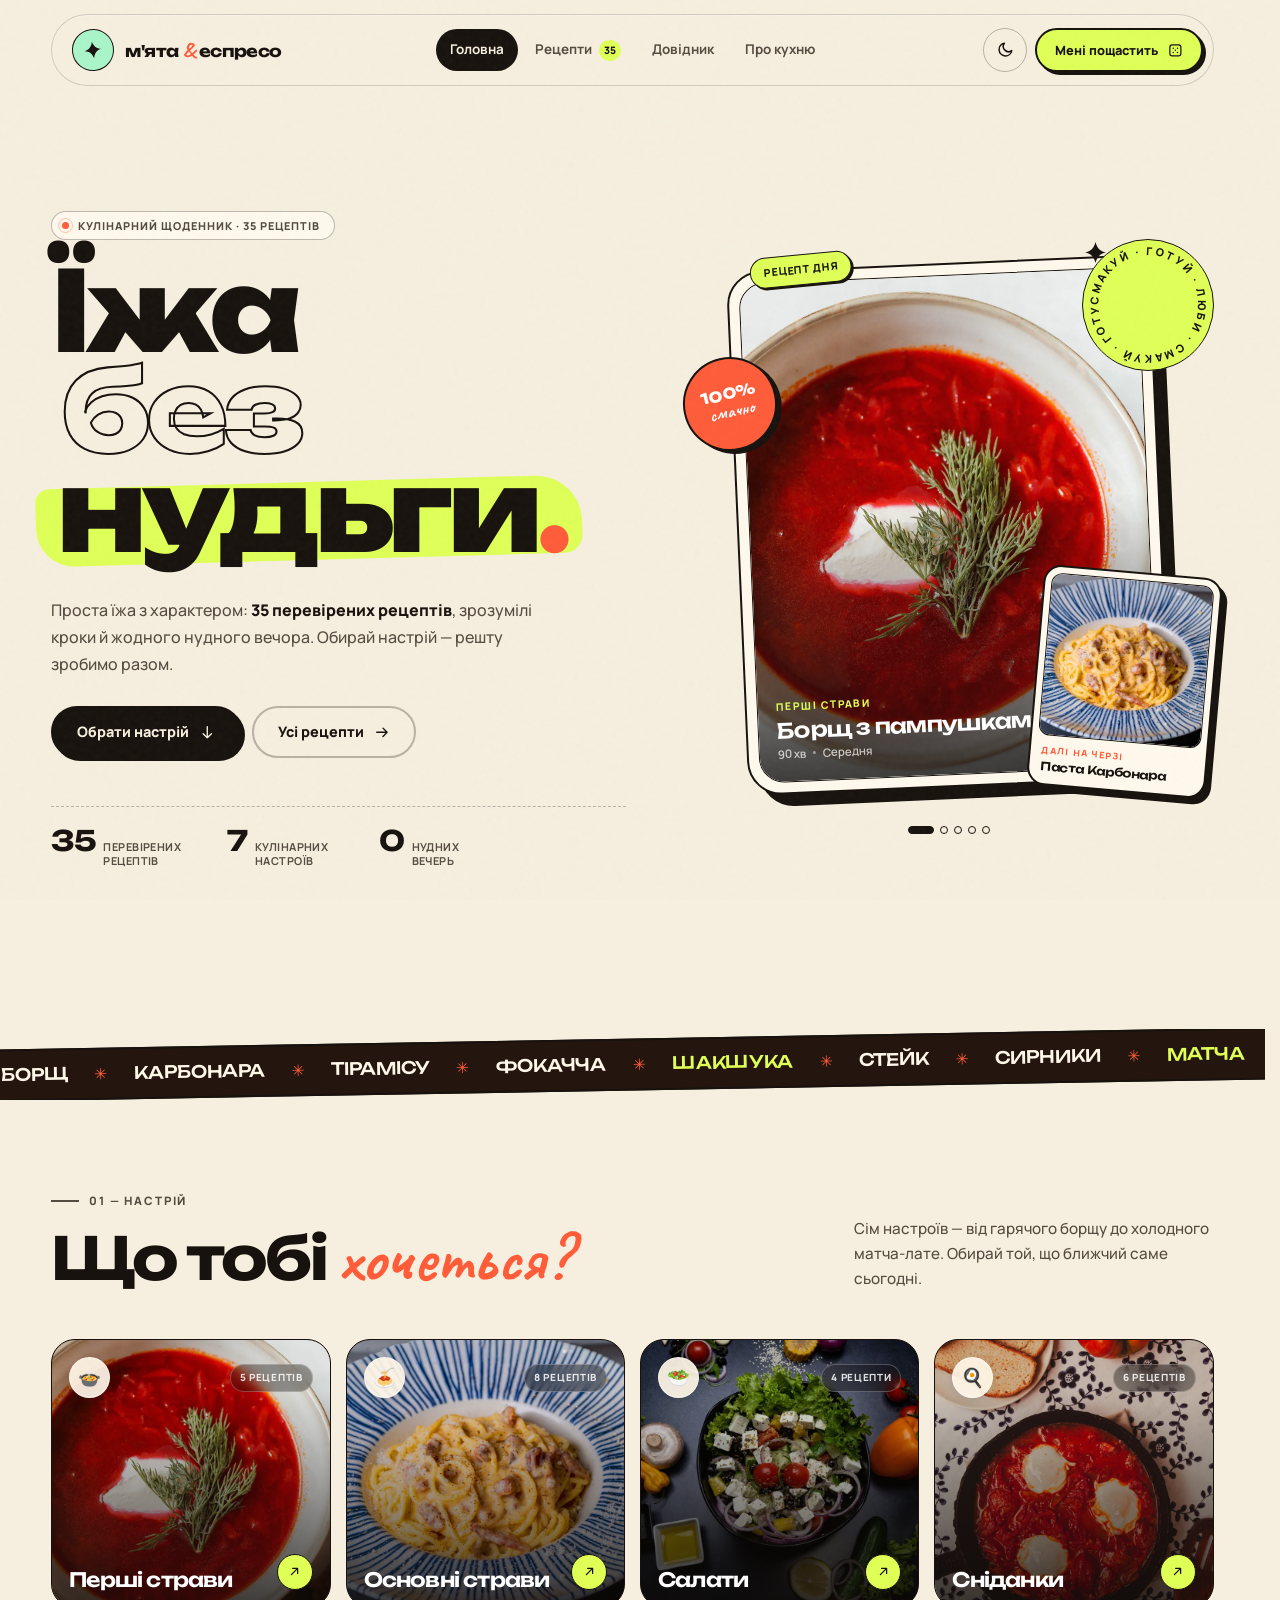
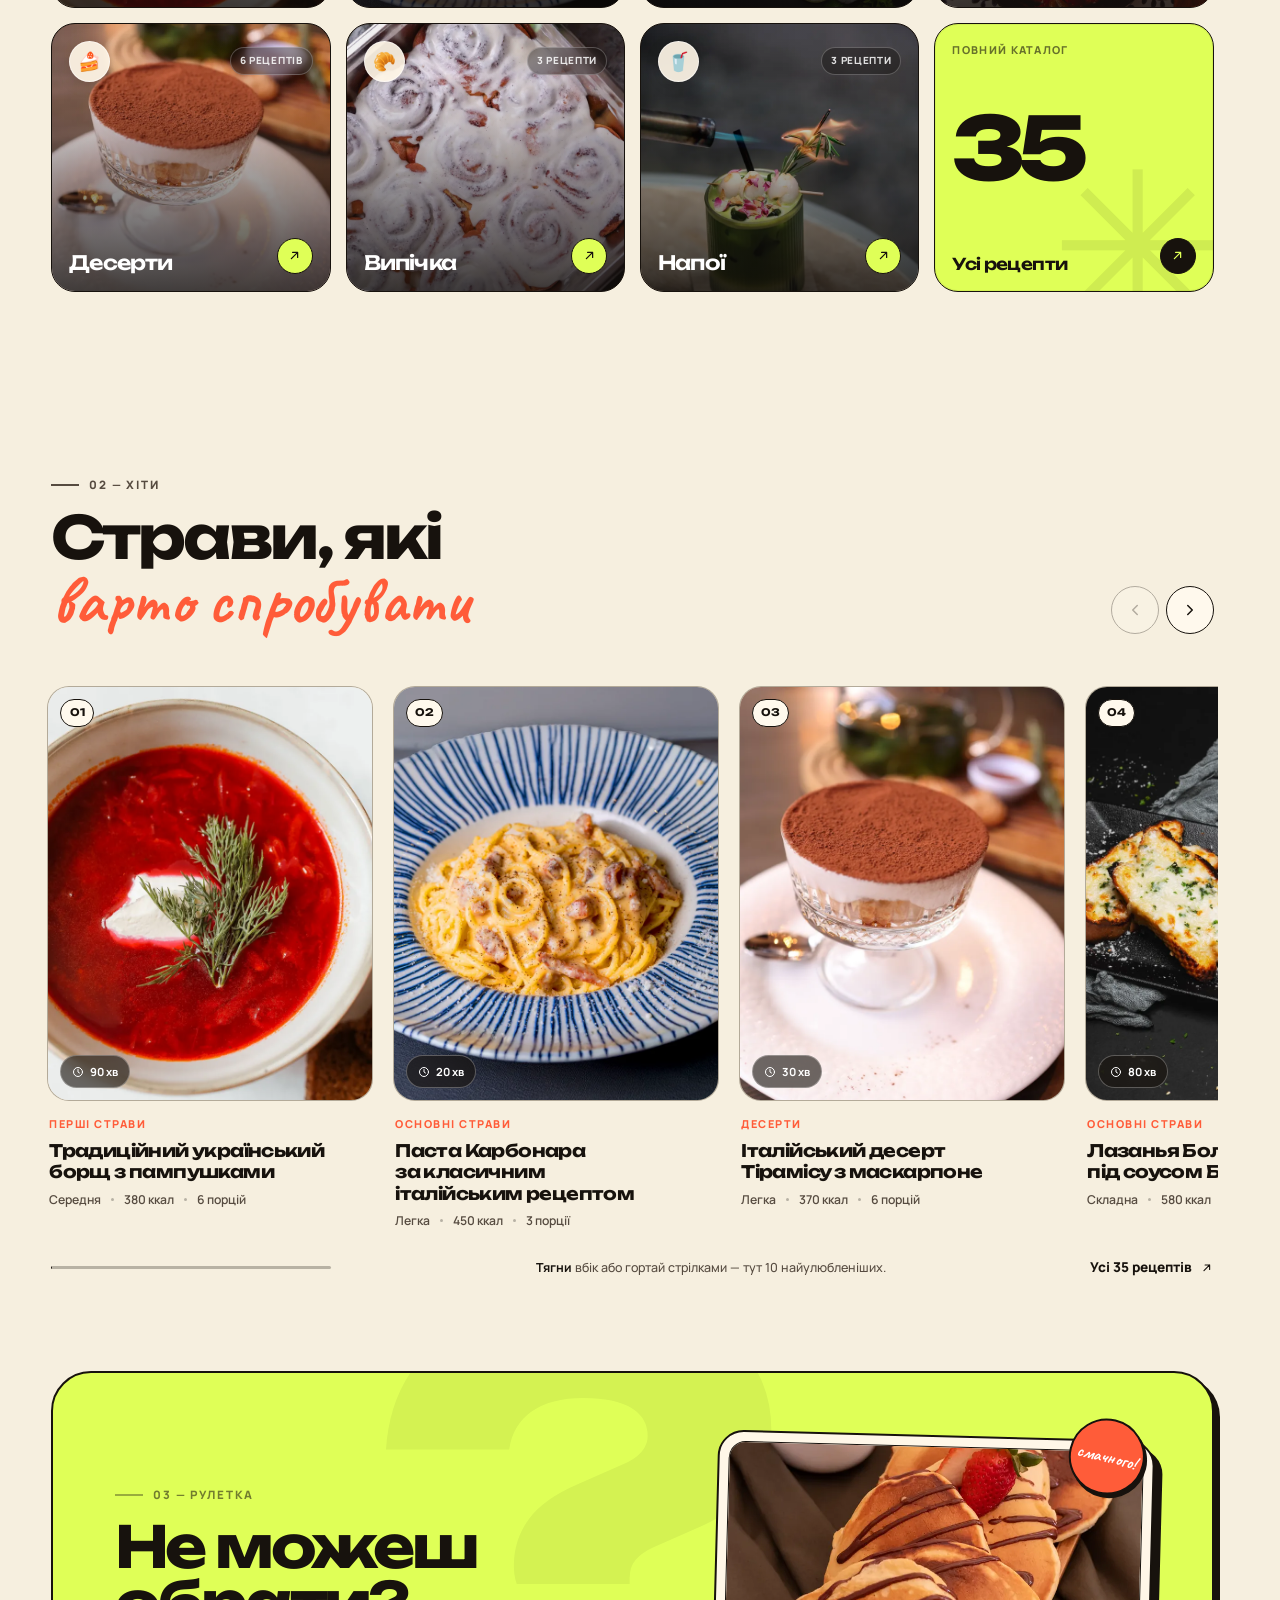
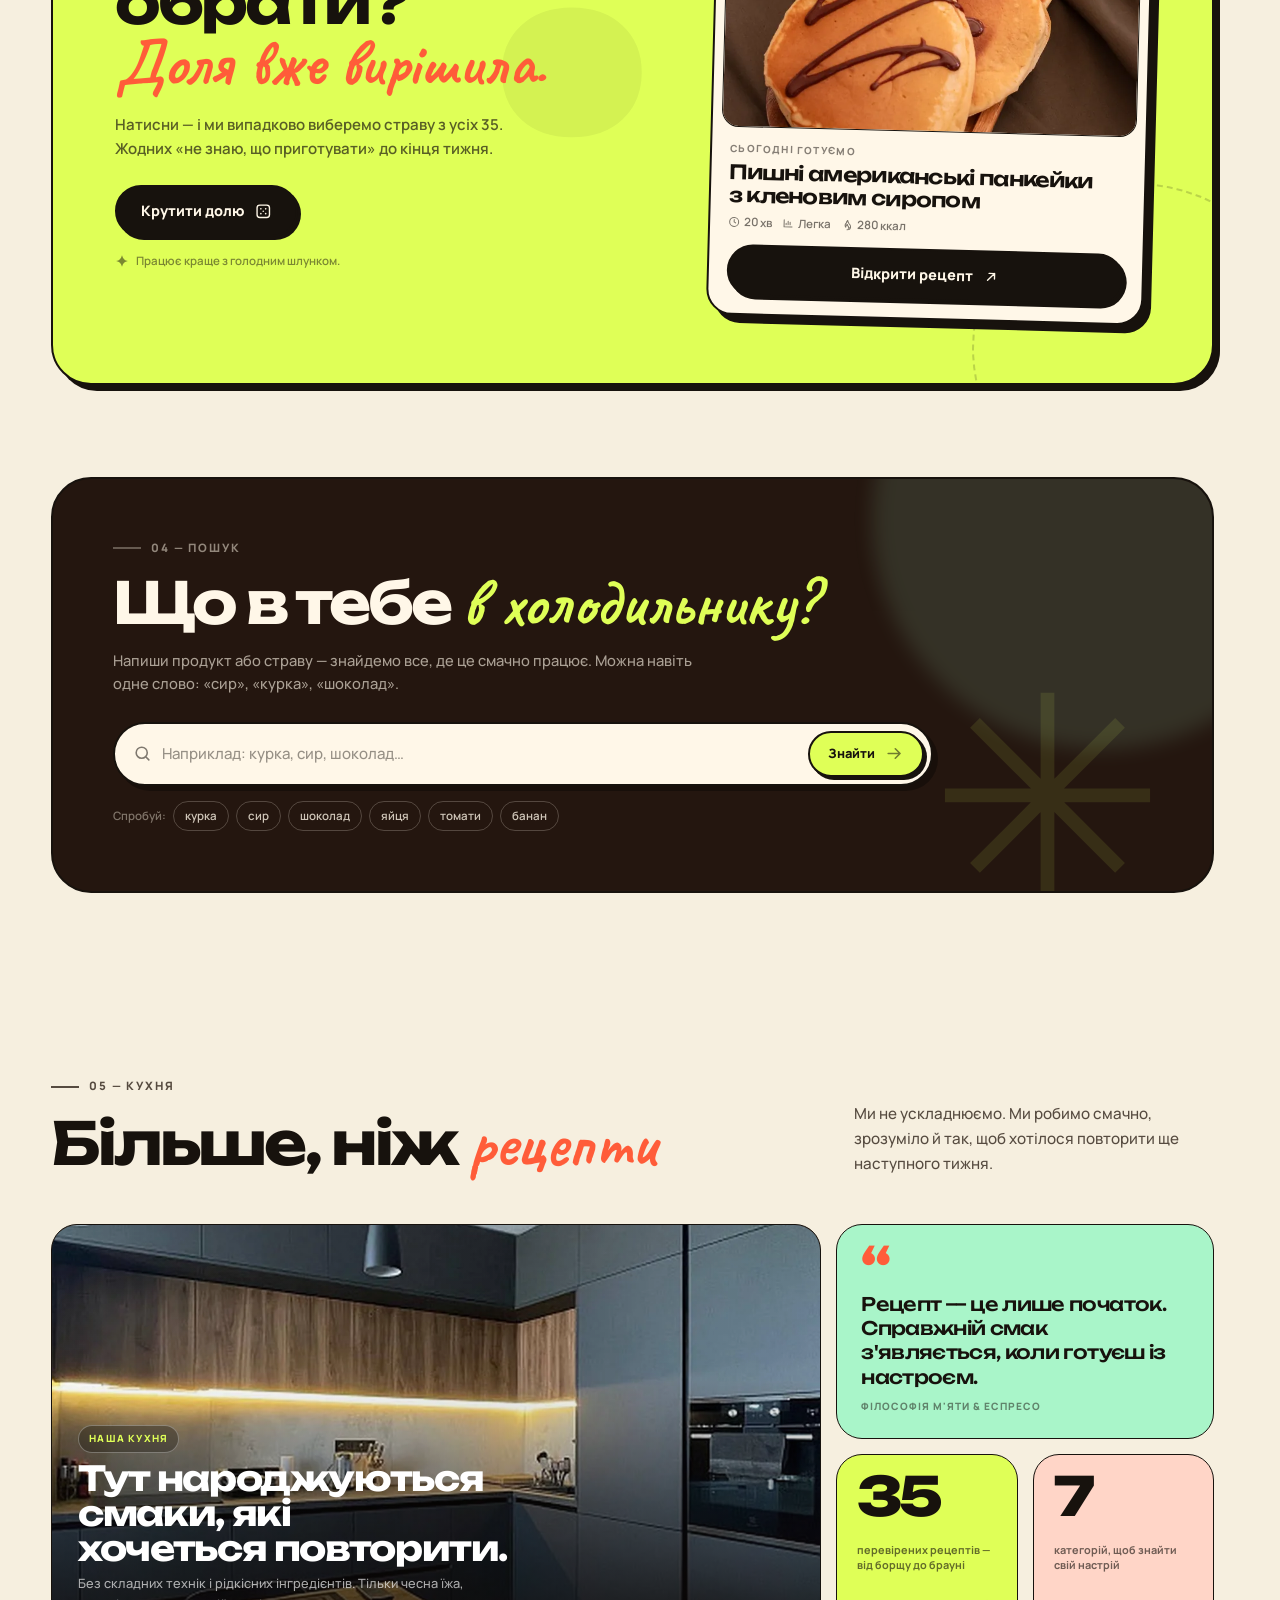
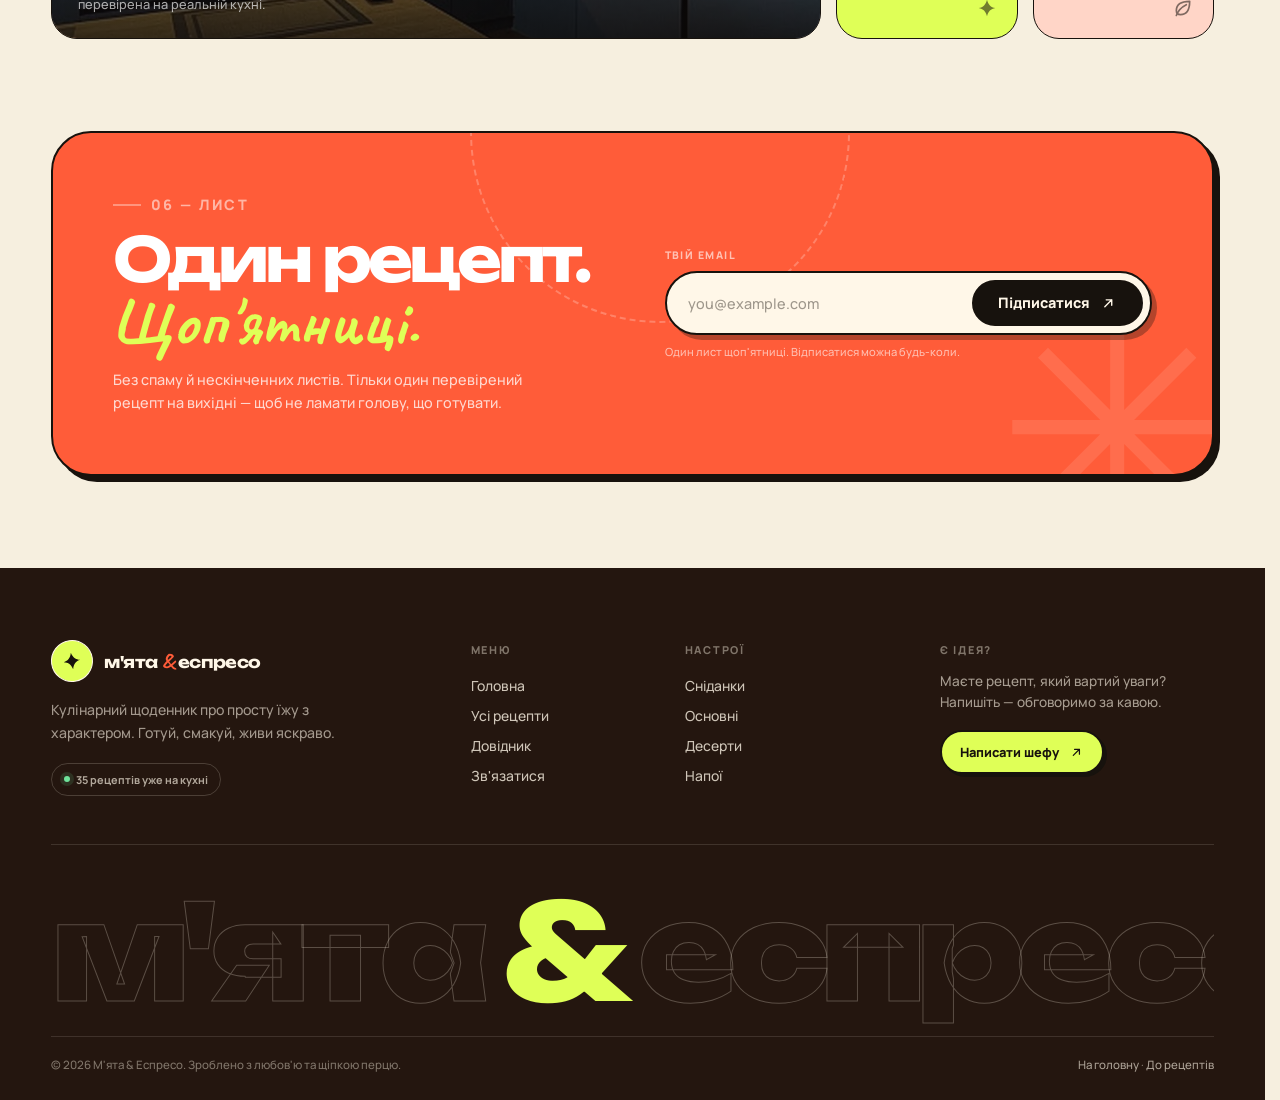
<file: index.html>
<!DOCTYPE html>
<html lang="uk" data-theme="light">
<head>
  <meta charset="UTF-8">
  <meta name="viewport" content="width=device-width, initial-scale=1.0">
  <title>М'ята &amp; Еспресо — їжа без нудьги</title>
  <meta name="description" content="Кулінарний щоденник М'ята & Еспресо: 35 перевірених рецептів, прості кроки, чесні поради та жодного нудного вечора.">
  <meta name="theme-color" content="#f6efdf">
  <meta property="og:type" content="website">
  <meta property="og:title" content="М'ята & Еспресо — їжа без нудьги">
  <meta property="og:description" content="35 рецептів із характером: від борщу до тірамісу. Обирай настрій, готуй із задоволенням.">
  <meta property="og:image" content="images/large/borscht.webp">

  <link rel="icon" href="favicon.svg" type="image/svg+xml">
  <link rel="preconnect" href="https://fonts.googleapis.com">
  <link rel="preconnect" href="https://fonts.gstatic.com" crossorigin>
  <link href="https://fonts.googleapis.com/css2?family=Caveat:wght@600;700&family=Manrope:wght@400;500;600;700;800&family=Unbounded:wght@400;500;600;700;800&display=swap" rel="stylesheet">
  <link rel="stylesheet" href="css/style.css">
  <link rel="stylesheet" href="css/home.css">
  <noscript><style>.reveal { opacity: 1 !important; transform: none !important; }</style></noscript>

  <script>
    // Тема застосовується до першого малювання, щоб не було «блимання».
    (function () {
      try {
        if (localStorage.getItem("mx-theme") === "dark") {
          document.documentElement.dataset.theme = "dark";
        }
      } catch (error) {}
    })();
  </script>
</head>
<body class="home">

  <a class="skip-link" href="#main">Перейти до контенту</a>

  <div class="scroll-progress" aria-hidden="true"><span id="scroll-progress"></span></div>
  <div class="grain" aria-hidden="true"></div>
  <div class="cursor-glow" id="cursor-glow" aria-hidden="true"></div>

  <!-- Іконки: один раз на сторінку -->
  <svg class="svg-sprite" xmlns="http://www.w3.org/2000/svg" aria-hidden="true">
    <symbol id="i-arrow" viewBox="0 0 24 24"><path d="M7 17 17 7M9 7h8v8"/></symbol>
    <symbol id="i-arrow-right" viewBox="0 0 24 24"><path d="M4 12h15M13 6l6 6-6 6"/></symbol>
    <symbol id="i-arrow-down" viewBox="0 0 24 24"><path d="M12 4v16M6 14l6 6 6-6"/></symbol>
    <symbol id="i-chevron-left" viewBox="0 0 24 24"><path d="M15 18l-6-6 6-6"/></symbol>
    <symbol id="i-chevron-right" viewBox="0 0 24 24"><path d="M9 6l6 6-6 6"/></symbol>
    <symbol id="i-search" viewBox="0 0 24 24"><circle cx="11" cy="11" r="7"/><path d="m20 20-3.6-3.6"/></symbol>
    <symbol id="i-close" viewBox="0 0 24 24"><path d="M6 6l12 12M18 6 6 18"/></symbol>
    <symbol id="i-moon" viewBox="0 0 24 24"><path d="M21 12.8A8.5 8.5 0 1 1 11.2 3a7 7 0 0 0 9.8 9.8Z"/></symbol>
    <symbol id="i-sun" viewBox="0 0 24 24"><circle cx="12" cy="12" r="4"/><path d="M12 2v2M12 20v2M4.9 4.9l1.4 1.4M17.7 17.7l1.4 1.4M2 12h2M20 12h2M4.9 19.1l1.4-1.4M17.7 6.3l1.4-1.4"/></symbol>
    <symbol id="i-spark" viewBox="0 0 24 24"><path d="M12 2c1.5 6 4.5 9 10 10-5.5 1-8.5 4-10 10-1.5-6-4.5-9-10-10 5.5-1 8.5-4 10-10Z" fill="currentColor" stroke="none"/></symbol>
    <symbol id="i-clock" viewBox="0 0 24 24"><circle cx="12" cy="12" r="9"/><path d="M12 7v5l3 2"/></symbol>
    <symbol id="i-chart" viewBox="0 0 24 24"><path d="M4 19V5M4 19h16"/><path d="M8 15v-3M12 15V8M16 15v-5"/></symbol>
    <symbol id="i-flame" viewBox="0 0 24 24"><path d="M12 22c4 0 7-2.8 7-6.4 0-2.6-1.4-4.8-3.4-6.4C14.2 7.7 13.2 5.7 13 3c-1.8 2-2.7 3.9-2.9 5.8C8.7 9.8 8 11.4 8 13c0 1.4.5 2.7 1.4 3.7-.1-1.3.2-2.4.9-3.4.6-.8 1.3-1.5 2.1-2.2.2 1.5.8 2.8 1.8 3.8.6.6 1 1.3 1 2.1 0 .7-.2 1.3-.6 1.9.8-.4 1.4-.9 1.8-1.5"/></symbol>
    <symbol id="i-leaf" viewBox="0 0 24 24"><path d="M20 4C10 4 4 8 4 15c0 3 2 5 5 5 7 0 11-6 11-16Z"/><path d="M4 21c2-6 6-10 12-13"/></symbol>
    <symbol id="i-dice" viewBox="0 0 24 24"><rect x="3" y="3" width="18" height="18" rx="4"/><circle cx="8.5" cy="8.5" r="1.2" fill="currentColor" stroke="none"/><circle cx="15.5" cy="8.5" r="1.2" fill="currentColor" stroke="none"/><circle cx="12" cy="12" r="1.2" fill="currentColor" stroke="none"/><circle cx="8.5" cy="15.5" r="1.2" fill="currentColor" stroke="none"/><circle cx="15.5" cy="15.5" r="1.2" fill="currentColor" stroke="none"/></symbol>
    <symbol id="i-check" viewBox="0 0 24 24"><path d="M20 6 9 17l-5-5"/></symbol>
    <symbol id="i-up" viewBox="0 0 24 24"><path d="M12 19V5M6 11l6-6 6 6"/></symbol>
    <symbol id="i-mail" viewBox="0 0 24 24"><rect x="3" y="5" width="18" height="14" rx="3"/><path d="m4 7 8 6 8-6"/></symbol>
  </svg>

  <header class="site-header">
    <div class="container">
      <div class="nav-wrap">
        <a class="brand" href="index.html" aria-label="М'ята &amp; Еспресо — на головну">
          <span class="brand-mark" aria-hidden="true">
            <svg class="ico ico--fill"><use href="#i-spark"></use></svg>
          </span>
          <span class="brand-text">м'ята <i>&amp;</i> еспресо</span>
        </a>

        <nav class="nav" id="site-nav" aria-label="Головна навігація">
          <a class="nav-link is-active" href="index.html" aria-current="page">Головна</a>
          <a class="nav-link" href="recipes.html">Рецепти <span class="nav-count">35</span></a>
          <a class="nav-link" href="tips.html">Довідник</a>
          <a class="nav-link" href="#philosophy">Про кухню</a>
        </nav>

        <div class="nav-actions">
          <button class="icon-btn theme-toggle" id="theme-toggle" type="button" aria-label="Увімкнути нічну тему" aria-pressed="false">
            <svg class="ico icon-moon" aria-hidden="true"><use href="#i-moon"></use></svg>
            <svg class="ico icon-sun" aria-hidden="true"><use href="#i-sun"></use></svg>
          </button>
          <button class="btn btn--lime btn--small" type="button" data-random-recipe>
            Мені пощастить
            <svg class="ico" aria-hidden="true"><use href="#i-dice"></use></svg>
          </button>
          <button class="menu-toggle" id="menu-toggle" type="button" aria-label="Відкрити меню" aria-expanded="false" aria-controls="site-nav">
            <span></span>
            <span></span>
          </button>
        </div>
      </div>
    </div>
  </header>

  <main id="main">

    <!-- ==================== HERO ==================== -->
    <section class="hero" aria-labelledby="main-title">
      <span class="hero-watermark" aria-hidden="true">смак</span>

      <div class="container hero-grid">
        <div class="hero-copy">
          <p class="eyebrow reveal">
            <span class="eyebrow-dot" aria-hidden="true"></span>
            Кулінарний щоденник · 35 рецептів
          </p>

          <h1 class="hero-title" id="main-title">
            <span class="title-line reveal" style="--reveal-delay: 60ms">Їжа</span>
            <span class="title-line title-line--outline reveal" style="--reveal-delay: 120ms">без</span>
            <span class="title-line title-line--marker reveal" style="--reveal-delay: 180ms">нудьги<span class="title-dot">.</span></span>
          </h1>

          <p class="hero-lead reveal" style="--reveal-delay: 240ms">
            Проста їжа з характером: <strong>35 перевірених рецептів</strong>,
            зрозумілі кроки й жодного нудного вечора. Обирай настрій — решту зробимо разом.
          </p>

          <div class="hero-actions reveal" style="--reveal-delay: 300ms">
            <a class="btn btn--dark" href="#categories">
              Обрати настрій
              <svg class="ico" aria-hidden="true"><use href="#i-arrow-down"></use></svg>
            </a>
            <a class="btn btn--ghost" href="recipes.html">
              Усі рецепти
              <svg class="ico" aria-hidden="true"><use href="#i-arrow-right"></use></svg>
            </a>
          </div>

          <div class="hero-facts reveal" style="--reveal-delay: 360ms">
            <div class="hero-fact"><strong>35</strong><span>перевірених рецептів</span></div>
            <div class="hero-fact"><strong>7</strong><span>кулінарних настроїв</span></div>
            <div class="hero-fact"><strong>0</strong><span>нудних вечерь</span></div>
          </div>
        </div>

        <div class="hero-visual reveal" id="hero-visual" style="--reveal-delay: 160ms">
          <div class="hero-frame" id="hero-frame">
            <span class="hero-frame-tag">Рецепт дня</span>

            <button class="hero-photo" id="hero-open" type="button" data-open-recipe="1" aria-label="Відкрити рецепт: Борщ з пампушками">
              <img id="hero-image" src="images/large/borscht.webp" alt="Традиційний український борщ з пампушками" width="1200" height="1500" fetchpriority="high">
              <span class="hero-photo-shade" aria-hidden="true"></span>
              <span class="hero-photo-label">
                <span class="hero-photo-cat" id="hero-category">Перші страви</span>
                <span class="hero-photo-title" id="hero-title">Борщ з пампушками</span>
                <span class="hero-photo-meta" id="hero-meta">90 хв <i class="dot"></i> Середня</span>
              </span>
            </button>
          </div>

          <button class="hero-mini" id="hero-next" type="button" aria-label="Показати наступний рецепт">
            <img id="hero-next-image" src="images/thumbs/carbonara.webp" alt="" width="720" height="900" loading="lazy">
            <span class="hero-mini-copy">
              <span class="hero-mini-label">Далі на черзі</span>
              <span class="hero-mini-title" id="hero-next-title">Паста Карбонара</span>
            </span>
          </button>

          <div class="rotating-badge" aria-hidden="true">
            <svg viewBox="0 0 120 120">
              <defs>
                <path id="badge-circle" d="M60,60 m-46,0 a46,46 0 1,1 92,0 a46,46 0 1,1 -92,0"></path>
              </defs>
              <text>
                <textPath href="#badge-circle" startOffset="0">СМАКУЙ · ГОТУЙ · ЛЮБИ · СМАКУЙ · ГОТУЙ · ЛЮБИ ·</textPath>
              </text>
            </svg>
            <span class="rotating-badge-star">
              <svg class="ico ico--fill"><use href="#i-spark"></use></svg>
            </span>
          </div>

          <div class="hero-sticker" aria-hidden="true">100%<span>смачно</span></div>

          <div class="hero-dots" id="hero-dots" role="group" aria-label="Обрані рецепти"></div>
        </div>
      </div>
    </section>

    <!-- ==================== БІГУНОК ==================== -->
    <div class="ticker-wrap" aria-hidden="true">
      <div class="ticker">
        <div class="ticker-track">
          <div class="ticker-group">
            <span class="ticker-item">Борщ</span><span class="ticker-star">✳</span>
            <span class="ticker-item">Карбонара</span><span class="ticker-star">✳</span>
            <span class="ticker-item">Тірамісу</span><span class="ticker-star">✳</span>
            <span class="ticker-item">Фокачча</span><span class="ticker-star">✳</span>
            <span class="ticker-item ticker-item--accent">Шакшука</span><span class="ticker-star">✳</span>
            <span class="ticker-item">Стейк</span><span class="ticker-star">✳</span>
            <span class="ticker-item">Сирники</span><span class="ticker-star">✳</span>
            <span class="ticker-item ticker-item--accent">Матча</span><span class="ticker-star">✳</span>
          </div>
          <div class="ticker-group">
            <span class="ticker-item">Борщ</span><span class="ticker-star">✳</span>
            <span class="ticker-item">Карбонара</span><span class="ticker-star">✳</span>
            <span class="ticker-item">Тірамісу</span><span class="ticker-star">✳</span>
            <span class="ticker-item">Фокачча</span><span class="ticker-star">✳</span>
            <span class="ticker-item ticker-item--accent">Шакшука</span><span class="ticker-star">✳</span>
            <span class="ticker-item">Стейк</span><span class="ticker-star">✳</span>
            <span class="ticker-item">Сирники</span><span class="ticker-star">✳</span>
            <span class="ticker-item ticker-item--accent">Матча</span><span class="ticker-star">✳</span>
          </div>
        </div>
      </div>
    </div>

    <!-- ==================== КАТЕГОРІЇ ==================== -->
    <section class="section" id="categories" aria-labelledby="categories-title">
      <div class="container">
        <div class="section-head">
          <div>
            <p class="kicker">01 — Настрій</p>
            <h2 class="section-title" id="categories-title">Що тобі <em>хочеться?</em></h2>
          </div>
          <p class="section-desc">
            Сім настроїв — від гарячого борщу до холодного матча-лате.
            Обирай той, що ближчий саме сьогодні.
          </p>
        </div>

        <div class="cat-grid">
          <a class="cat-card" href="recipes.html?category=soup">
            <img src="images/thumbs/borscht.webp" alt="" width="720" height="900" loading="lazy">
            <span class="cat-card-top">
              <span class="cat-emoji" aria-hidden="true">🍲</span>
              <span class="cat-count">5 рецептів</span>
            </span>
            <span class="cat-card-bottom">
              <span class="cat-name">Перші страви</span>
              <span class="cat-arrow" aria-hidden="true"><svg class="ico"><use href="#i-arrow"></use></svg></span>
            </span>
          </a>

          <a class="cat-card" href="recipes.html?category=main">
            <img src="images/thumbs/carbonara.webp" alt="" width="720" height="900" loading="lazy">
            <span class="cat-card-top">
              <span class="cat-emoji" aria-hidden="true">🍝</span>
              <span class="cat-count">8 рецептів</span>
            </span>
            <span class="cat-card-bottom">
              <span class="cat-name">Основні страви</span>
              <span class="cat-arrow" aria-hidden="true"><svg class="ico"><use href="#i-arrow"></use></svg></span>
            </span>
          </a>

          <a class="cat-card" href="recipes.html?category=salad">
            <img src="images/thumbs/greek-salad.webp" alt="" width="720" height="900" loading="lazy">
            <span class="cat-card-top">
              <span class="cat-emoji" aria-hidden="true">🥗</span>
              <span class="cat-count">4 рецепти</span>
            </span>
            <span class="cat-card-bottom">
              <span class="cat-name">Салати</span>
              <span class="cat-arrow" aria-hidden="true"><svg class="ico"><use href="#i-arrow"></use></svg></span>
            </span>
          </a>

          <a class="cat-card" href="recipes.html?category=breakfast">
            <img src="images/thumbs/shakshuka.webp" alt="" width="720" height="900" loading="lazy">
            <span class="cat-card-top">
              <span class="cat-emoji" aria-hidden="true">🍳</span>
              <span class="cat-count">6 рецептів</span>
            </span>
            <span class="cat-card-bottom">
              <span class="cat-name">Сніданки</span>
              <span class="cat-arrow" aria-hidden="true"><svg class="ico"><use href="#i-arrow"></use></svg></span>
            </span>
          </a>

          <a class="cat-card" href="recipes.html?category=dessert">
            <img src="images/thumbs/tiramisu.webp" alt="" width="720" height="900" loading="lazy">
            <span class="cat-card-top">
              <span class="cat-emoji" aria-hidden="true">🍰</span>
              <span class="cat-count">6 рецептів</span>
            </span>
            <span class="cat-card-bottom">
              <span class="cat-name">Десерти</span>
              <span class="cat-arrow" aria-hidden="true"><svg class="ico"><use href="#i-arrow"></use></svg></span>
            </span>
          </a>

          <a class="cat-card" href="recipes.html?category=bakery">
            <img src="images/thumbs/cinnabon.webp" alt="" width="720" height="900" loading="lazy">
            <span class="cat-card-top">
              <span class="cat-emoji" aria-hidden="true">🥐</span>
              <span class="cat-count">3 рецепти</span>
            </span>
            <span class="cat-card-bottom">
              <span class="cat-name">Випічка</span>
              <span class="cat-arrow" aria-hidden="true"><svg class="ico"><use href="#i-arrow"></use></svg></span>
            </span>
          </a>

          <a class="cat-card" href="recipes.html?category=drink">
            <img src="images/thumbs/matcha.webp" alt="" width="720" height="900" loading="lazy">
            <span class="cat-card-top">
              <span class="cat-emoji" aria-hidden="true">🥤</span>
              <span class="cat-count">3 рецепти</span>
            </span>
            <span class="cat-card-bottom">
              <span class="cat-name">Напої</span>
              <span class="cat-arrow" aria-hidden="true"><svg class="ico"><use href="#i-arrow"></use></svg></span>
            </span>
          </a>

          <a class="cat-card cat-card--all" href="recipes.html">
            <span class="cat-all-top">Повний каталог</span>
            <span class="cat-all-num">35</span>
            <span class="cat-card-bottom">
              <span class="cat-name">Усі рецепти</span>
              <span class="cat-arrow" aria-hidden="true"><svg class="ico"><use href="#i-arrow"></use></svg></span>
            </span>
          </a>
        </div>
      </div>
    </section>

    <!-- ==================== ХІТИ ==================== -->
    <section class="section hits-section" id="hits" aria-labelledby="hits-title">
      <div class="container">
        <div class="section-head">
          <div>
            <p class="kicker">02 — Хіти</p>
            <h2 class="section-title" id="hits-title">Страви, які <em>варто спробувати</em></h2>
          </div>
          <div class="carousel-controls">
            <button class="carousel-btn" id="hits-prev" type="button" aria-label="Попередні рецепти">
              <svg class="ico" aria-hidden="true"><use href="#i-chevron-left"></use></svg>
            </button>
            <button class="carousel-btn" id="hits-next" type="button" aria-label="Наступні рецепти">
              <svg class="ico" aria-hidden="true"><use href="#i-chevron-right"></use></svg>
            </button>
          </div>
        </div>

        <div class="hits-track" id="hits-track" tabindex="0" aria-label="Популярні рецепти. Гортайте стрілками або тягніть мишкою."></div>

        <div class="hits-bottom">
          <div class="hits-progress" aria-hidden="true"><span id="hits-progress"></span></div>
          <p class="hits-note"><strong>Тягни</strong> вбік або гортай стрілками — тут 10 найулюбленіших.</p>
          <a class="link-arrow" href="recipes.html">
            Усі 35 рецептів
            <svg class="ico" aria-hidden="true"><use href="#i-arrow"></use></svg>
          </a>
        </div>
      </div>
    </section>

    <!-- ==================== РУЛЕТКА ==================== -->
    <section class="section section--tight" id="fate" aria-labelledby="fate-title">
      <div class="container">
        <div class="fate-panel">
          <div class="fate-copy">
            <p class="kicker">03 — Рулетка</p>
            <h2 class="fate-title" id="fate-title">Не можеш обрати?<br><em>Доля вже вирішила.</em></h2>
            <p class="fate-lead">
              Натисни — і ми випадково виберемо страву з усіх 35.
              Жодних «не знаю, що приготувати» до кінця тижня.
            </p>
            <button class="btn btn--dark" id="spin-button" type="button">
              Крутити долю
              <svg class="ico" aria-hidden="true"><use href="#i-dice"></use></svg>
            </button>
            <p class="fate-hint">
              <svg class="ico" aria-hidden="true"><use href="#i-spark"></use></svg>
              Працює краще з голодним шлунком.
            </p>
          </div>

          <div class="fate-card" id="fate-card">
            <span class="fate-stamp" aria-hidden="true">смачного!</span>
            <div class="fate-card-img">
              <img id="fate-image" src="images/thumbs/tiramisu.webp" alt="Тірамісу" width="720" height="900">
            </div>
            <div class="fate-card-body">
              <p class="fate-label" id="fate-label">Сьогодні готуємо</p>
              <h3 class="fate-name" id="fate-name">Італійський десерт Тірамісу з маскарпоне</h3>
              <div class="fate-meta" id="fate-meta">
                <span><svg class="ico" aria-hidden="true"><use href="#i-clock"></use></svg> 30 хв</span>
                <span><svg class="ico" aria-hidden="true"><use href="#i-chart"></use></svg> Легка</span>
                <span><svg class="ico" aria-hidden="true"><use href="#i-flame"></use></svg> 380 ккал</span>
              </div>
              <button class="btn btn--dark btn--block" id="fate-open" type="button" data-open-recipe="27">
                Відкрити рецепт
                <svg class="ico" aria-hidden="true"><use href="#i-arrow"></use></svg>
              </button>
            </div>
          </div>
        </div>
      </div>
    </section>

    <!-- ==================== ЖИВИЙ ПОШУК ==================== -->
    <section class="section section--tight" id="search" aria-labelledby="search-title">
      <div class="container">
        <div class="search-panel">
          <div class="search-head">
            <p class="kicker">04 — Пошук</p>
            <h2 class="search-title" id="search-title">Що в тебе <em>в холодильнику?</em></h2>
            <p class="search-lead">
              Напиши продукт або страву — знайдемо все, де це смачно працює.
              Можна навіть одне слово: «сир», «курка», «шоколад».
            </p>
          </div>

          <form class="home-search-form" id="home-search-form" action="recipes.html" method="get" role="search">
            <svg class="ico" aria-hidden="true"><use href="#i-search"></use></svg>
            <label class="sr-only" for="home-search">Пошук рецепта за назвою або інгредієнтом</label>
            <input id="home-search" name="q" type="search" placeholder="Наприклад: курка, сир, шоколад…" autocomplete="off" aria-controls="home-search-results" aria-expanded="false">
            <button class="btn btn--lime btn--small" type="submit">
              Знайти
              <svg class="ico" aria-hidden="true"><use href="#i-arrow-right"></use></svg>
            </button>
          </form>

          <div class="search-quick">
            <span>Спробуй:</span>
            <button class="search-chip" type="button" data-search-chip="курка">курка</button>
            <button class="search-chip" type="button" data-search-chip="сир">сир</button>
            <button class="search-chip" type="button" data-search-chip="шоколад">шоколад</button>
            <button class="search-chip" type="button" data-search-chip="яйця">яйця</button>
            <button class="search-chip" type="button" data-search-chip="томати">томати</button>
            <button class="search-chip" type="button" data-search-chip="банан">банан</button>
          </div>

          <div class="search-results" id="home-search-results" aria-live="polite" hidden></div>
        </div>
      </div>
    </section>

    <!-- ==================== ФІЛОСОФІЯ ==================== -->
    <section class="section" id="philosophy" aria-labelledby="philosophy-title">
      <div class="container">
        <div class="section-head">
          <div>
            <p class="kicker">05 — Кухня</p>
            <h2 class="section-title" id="philosophy-title">Більше, ніж <em>рецепти</em></h2>
          </div>
          <p class="section-desc">
            Ми не ускладнюємо. Ми робимо смачно, зрозуміло й так,
            щоб хотілося повторити ще наступного тижня.
          </p>
        </div>

        <div class="bento">
          <article class="bento-card bento-kitchen">
            <img src="images/large/kitchen.webp" alt="Затишна кухня, де народжуються рецепти" width="1200" height="800" loading="lazy">
            <div class="bento-kitchen-copy">
              <span>Наша кухня</span>
              <h3>Тут народжуються смаки, які хочеться повторити.</h3>
              <p>Без складних технік і рідкісних інгредієнтів. Тільки чесна їжа, перевірена на реальній кухні.</p>
            </div>
          </article>

          <article class="bento-card bento-quote">
            <span class="bento-quote-mark" aria-hidden="true">“</span>
            <p>Рецепт — це лише початок. Справжній смак з'являється, коли готуєш із настроєм.</p>
            <span class="bento-quote-sign">Філософія М'яти &amp; Еспресо</span>
          </article>

          <article class="bento-card bento-stat">
            <strong>35</strong>
            <span>перевірених рецептів — від борщу до брауні</span>
            <svg class="ico" aria-hidden="true"><use href="#i-spark"></use></svg>
          </article>

          <article class="bento-card bento-stat bento-stat--mint">
            <strong>7</strong>
            <span>категорій, щоб знайти свій настрій</span>
            <svg class="ico" aria-hidden="true"><use href="#i-leaf"></use></svg>
          </article>
        </div>
      </div>
    </section>

    <!-- ==================== ПІДПИСКА ==================== -->
    <section class="section section--tight" id="subscribe" aria-labelledby="subscribe-title">
      <div class="container">
        <div class="subscribe-panel">
          <div class="subscribe-copy">
            <p class="kicker">06 — Лист</p>
            <h2 class="subscribe-title" id="subscribe-title">Один рецепт.<br><em>Щоп'ятниці.</em></h2>
            <p>
              Без спаму й нескінченних листів. Тільки один перевірений рецепт
              на вихідні — щоб не ламати голову, що готувати.
            </p>
          </div>

          <div class="subscribe-form-wrap">
            <form class="subscribe-form" id="subscribe-form" novalidate>
              <label class="subscribe-label" for="subscribe-email">Твій email</label>
              <div class="subscribe-row">
                <input id="subscribe-email" name="email" type="email" placeholder="you@example.com" autocomplete="email" required aria-describedby="subscribe-note">
                <button class="btn btn--dark" type="submit">
                  Підписатися
                  <svg class="ico" aria-hidden="true"><use href="#i-arrow"></use></svg>
                </button>
              </div>
              <p class="subscribe-note" id="subscribe-note">Один лист щоп'ятниці. Відписатися можна будь-коли.</p>
            </form>

            <div class="subscribe-success" id="subscribe-success" role="status" hidden>
              <svg class="ico" aria-hidden="true"><use href="#i-check"></use></svg>
              <span>Ти в списку! Перший рецепт уже летить на <strong id="subscribe-success-email">твою пошту</strong>.</span>
            </div>
          </div>
        </div>
      </div>
    </section>

  </main>

  <footer class="site-footer">
    <div class="container">
      <div class="footer-top">
        <div class="footer-brand">
          <a class="brand" href="index.html" aria-label="М'ята &amp; Еспресо — на головну">
            <span class="brand-mark" aria-hidden="true">
              <svg class="ico ico--fill"><use href="#i-spark"></use></svg>
            </span>
            <span class="brand-text">м'ята <i>&amp;</i> еспресо</span>
          </a>
          <p>Кулінарний щоденник про просту їжу з характером. Готуй, смакуй, живи яскраво.</p>
          <span class="footer-tag"><span aria-hidden="true"></span> 35 рецептів уже на кухні</span>
        </div>

        <div class="footer-col">
          <h3>Меню</h3>
          <a href="index.html">Головна</a>
          <a href="recipes.html">Усі рецепти</a>
          <a href="tips.html">Довідник</a>
          <a href="tips.html#feedback">Зв'язатися</a>
        </div>

        <div class="footer-col">
          <h3>Настрої</h3>
          <a href="recipes.html?category=breakfast">Сніданки</a>
          <a href="recipes.html?category=main">Основні</a>
          <a href="recipes.html?category=dessert">Десерти</a>
          <a href="recipes.html?category=drink">Напої</a>
        </div>

        <div class="footer-col footer-cta">
          <h3>Є ідея?</h3>
          <p>Маєте рецепт, який вартий уваги? Напишіть — обговоримо за кавою.</p>
          <a class="btn btn--lime btn--small" href="tips.html#feedback">
            Написати шефу
            <svg class="ico" aria-hidden="true"><use href="#i-arrow"></use></svg>
          </a>
        </div>
      </div>

      <div class="footer-mark" aria-hidden="true">м'ята <span>&amp;</span> еспресо</div>

      <div class="footer-bottom">
        <p>© <span data-year>2026</span> М'ята &amp; Еспресо. Зроблено з любов'ю та щіпкою перцю.</p>
        <p><a href="index.html">На головну</a> · <a href="recipes.html">До рецептів</a></p>
      </div>
    </div>
  </footer>

  <button class="to-top" id="to-top" type="button" aria-label="Повернутися вгору">
    <svg class="ico" aria-hidden="true"><use href="#i-up"></use></svg>
  </button>

  <div class="modal" id="recipe-modal" aria-hidden="true">
    <div class="modal-backdrop" data-close-modal></div>
    <div class="modal-dialog" role="dialog" aria-modal="true" aria-labelledby="modal-recipe-title">
      <button class="modal-close" id="modal-close" type="button" data-close-modal aria-label="Закрити рецепт">
        <svg class="ico" aria-hidden="true"><use href="#i-close"></use></svg>
      </button>
      <div class="modal-scroll">
        <div id="modal-body"></div>
      </div>
    </div>
  </div>

  <div class="toast-stack" id="toast-stack" aria-live="polite"></div>

  <script src="js/db.js"></script>
  <script src="js/main.js"></script>
  <script src="js/home.js"></script>
</body>
</html>
</file>
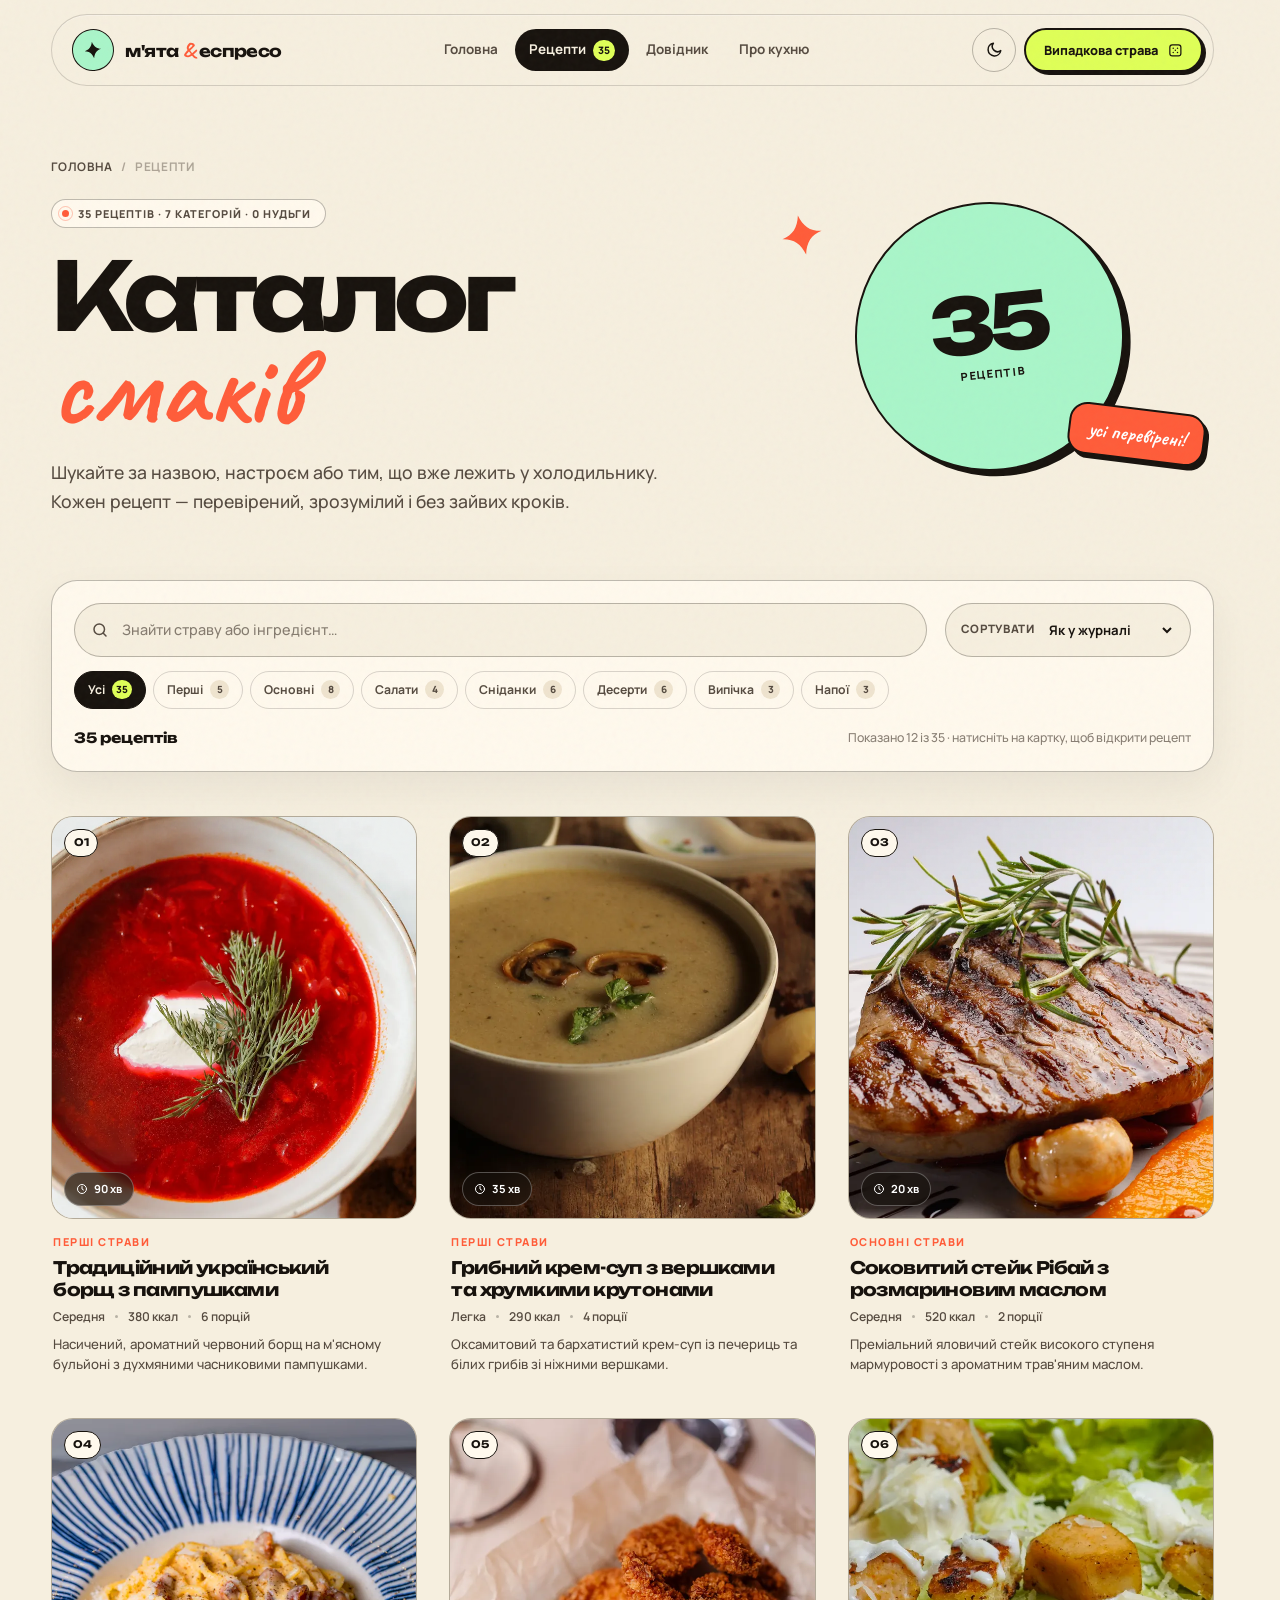
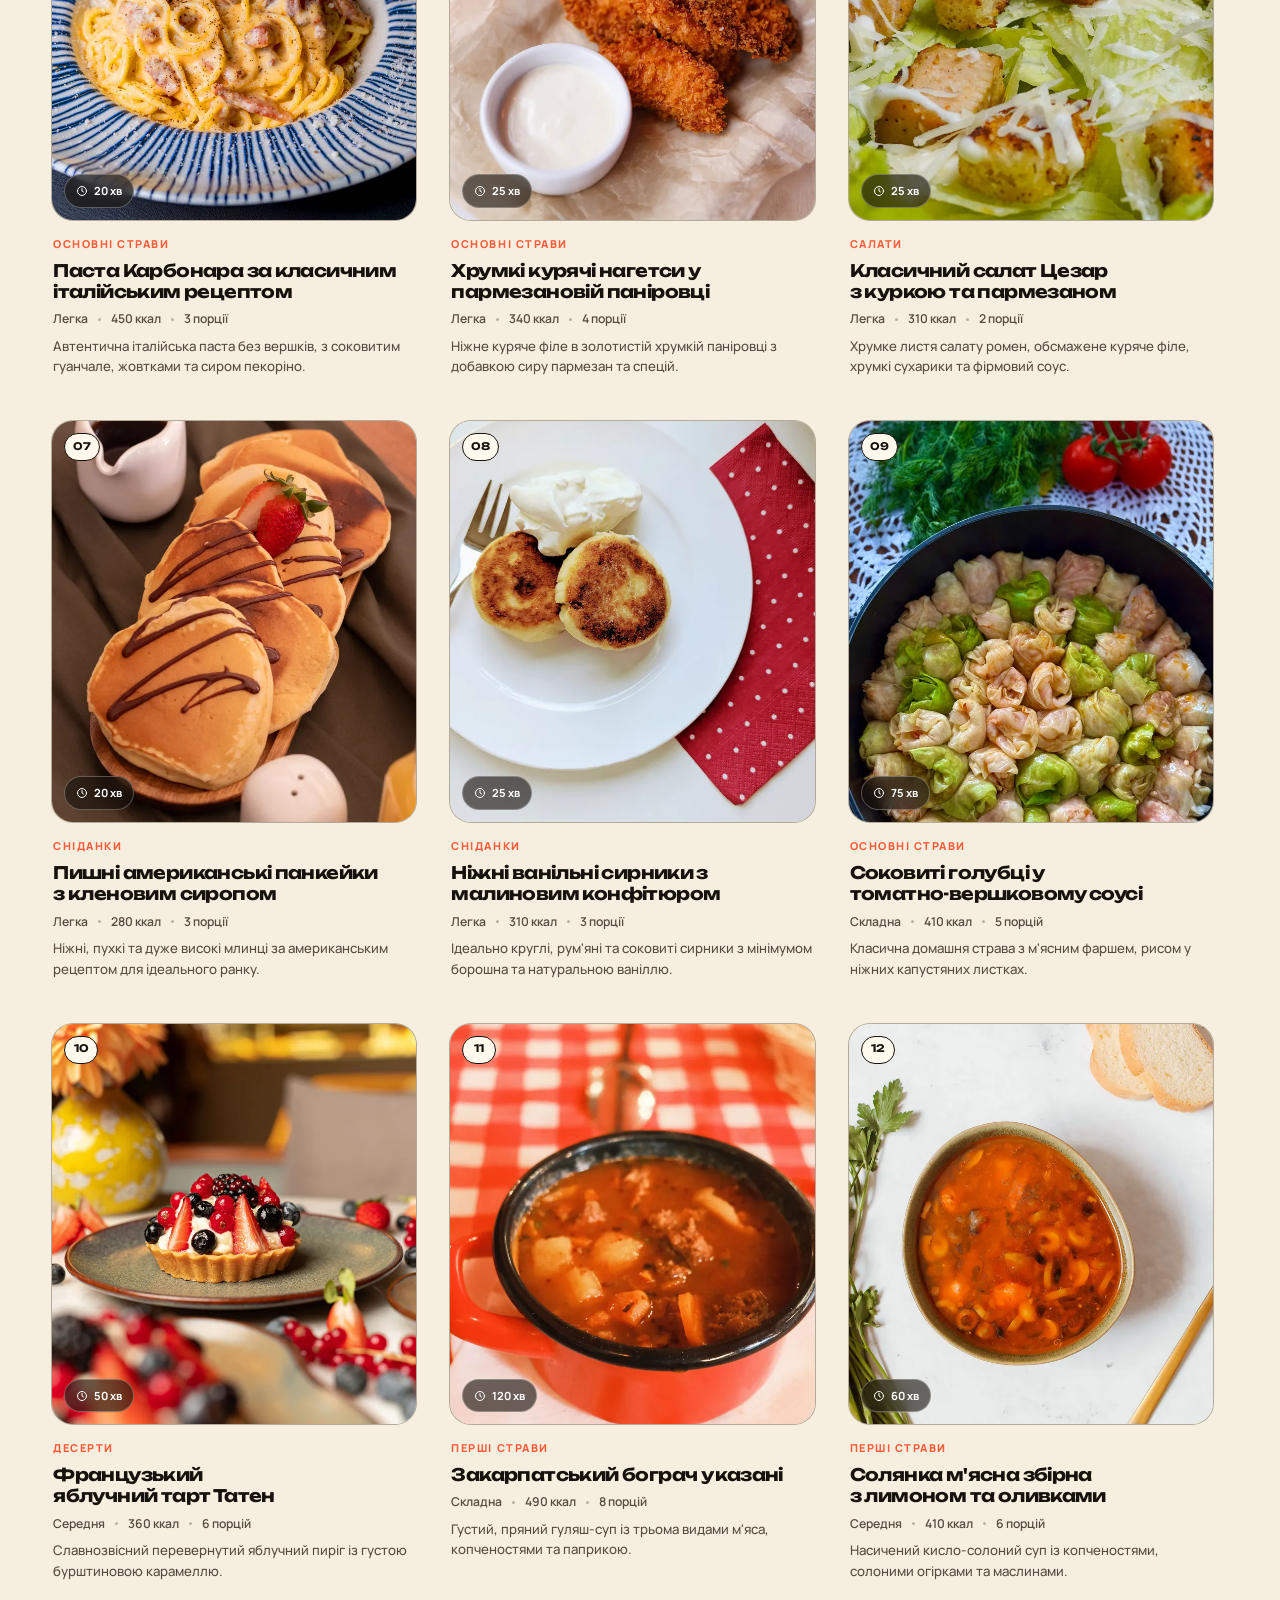
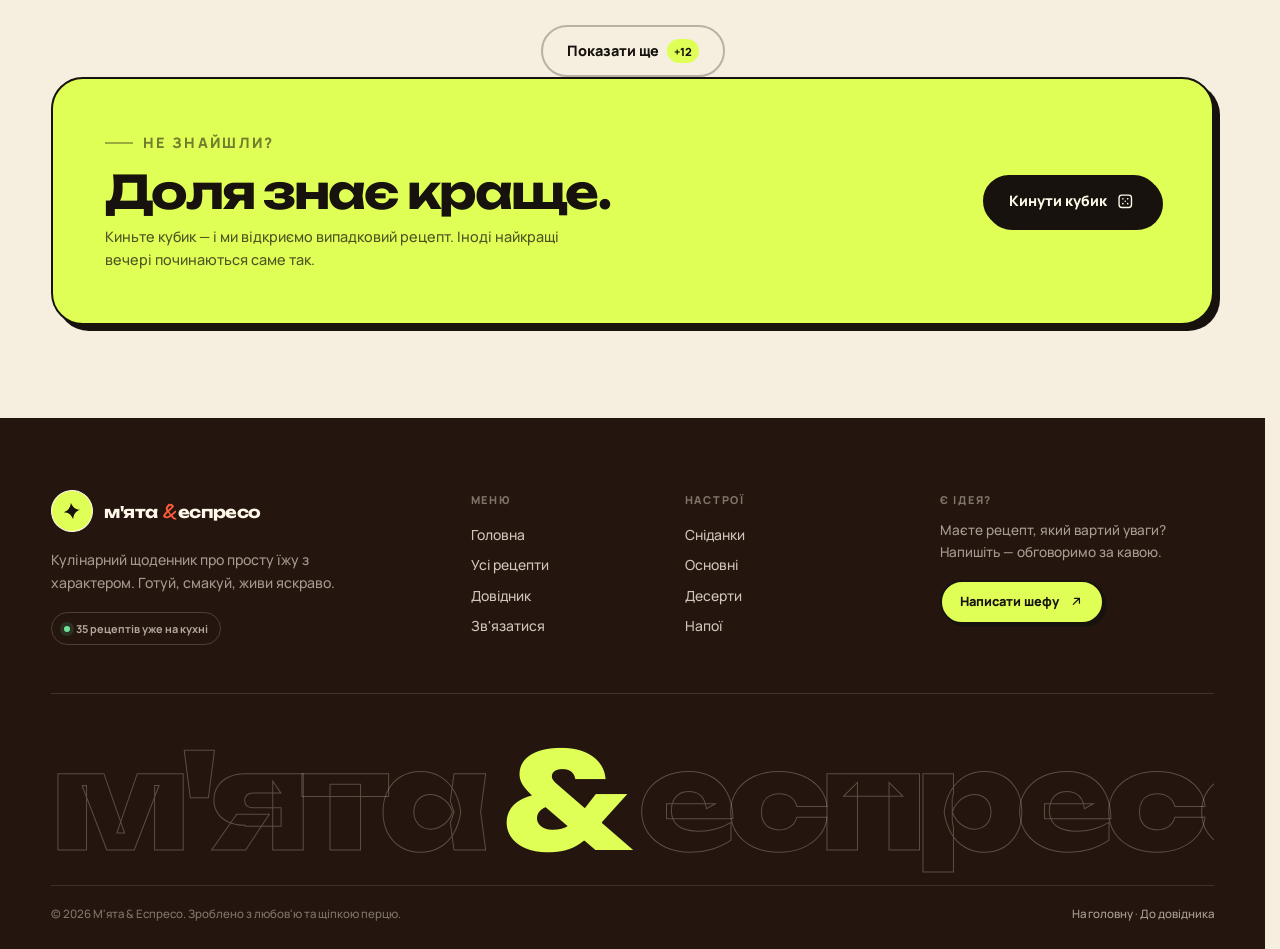
<file: recipes.html>
<!DOCTYPE html>
<html lang="uk" data-theme="light">
<head>
  <meta charset="UTF-8">
  <meta name="viewport" content="width=device-width, initial-scale=1.0">
  <title>Каталог рецептів — М'ята &amp; Еспресо</title>
  <meta name="description" content="Усі 35 рецептів М'ята & Еспресо: перші страви, основні, салати, сніданки, десерти, випічка та напої. Пошук за назвою або інгредієнтом.">
  <meta name="theme-color" content="#f6efdf">
  <link rel="icon" href="favicon.svg" type="image/svg+xml">
  <link rel="preconnect" href="https://fonts.googleapis.com">
  <link rel="preconnect" href="https://fonts.gstatic.com" crossorigin>
  <link href="https://fonts.googleapis.com/css2?family=Caveat:wght@600;700&family=Manrope:wght@400;500;600;700;800&family=Unbounded:wght@400;500;600;700;800&display=swap" rel="stylesheet">
  <link rel="stylesheet" href="css/style.css">
  <noscript><style>.reveal { opacity: 1 !important; transform: none !important; }</style></noscript>
  <script>
    (function () {
      try {
        if (localStorage.getItem("mx-theme") === "dark") {
          document.documentElement.dataset.theme = "dark";
        }
      } catch (error) {}
    })();
  </script>
</head>
<body class="page page-recipes">

  <a class="skip-link" href="#main">Перейти до контенту</a>
  <div class="scroll-progress" aria-hidden="true"><span id="scroll-progress"></span></div>
  <div class="grain" aria-hidden="true"></div>

  <svg class="svg-sprite" xmlns="http://www.w3.org/2000/svg" aria-hidden="true">
    <symbol id="i-arrow" viewBox="0 0 24 24"><path d="M7 17 17 7M9 7h8v8"/></symbol>
    <symbol id="i-arrow-right" viewBox="0 0 24 24"><path d="M4 12h15M13 6l6 6-6 6"/></symbol>
    <symbol id="i-arrow-down" viewBox="0 0 24 24"><path d="M12 4v16M6 14l6 6 6-6"/></symbol>
    <symbol id="i-chevron-left" viewBox="0 0 24 24"><path d="M15 18l-6-6 6-6"/></symbol>
    <symbol id="i-chevron-right" viewBox="0 0 24 24"><path d="M9 6l6 6-6 6"/></symbol>
    <symbol id="i-search" viewBox="0 0 24 24"><circle cx="11" cy="11" r="7"/><path d="m20 20-3.6-3.6"/></symbol>
    <symbol id="i-close" viewBox="0 0 24 24"><path d="M6 6l12 12M18 6 6 18"/></symbol>
    <symbol id="i-moon" viewBox="0 0 24 24"><path d="M21 12.8A8.5 8.5 0 1 1 11.2 3a7 7 0 0 0 9.8 9.8Z"/></symbol>
    <symbol id="i-sun" viewBox="0 0 24 24"><circle cx="12" cy="12" r="4"/><path d="M12 2v2M12 20v2M4.9 4.9l1.4 1.4M17.7 17.7l1.4 1.4M2 12h2M20 12h2M4.9 19.1l1.4-1.4M17.7 6.3l1.4-1.4"/></symbol>
    <symbol id="i-spark" viewBox="0 0 24 24"><path d="M12 2c1.5 6 4.5 9 10 10-5.5 1-8.5 4-10 10-1.5-6-4.5-9-10-10 5.5-1 8.5-4 10-10Z" fill="currentColor" stroke="none"/></symbol>
    <symbol id="i-clock" viewBox="0 0 24 24"><circle cx="12" cy="12" r="9"/><path d="M12 7v5l3 2"/></symbol>
    <symbol id="i-chart" viewBox="0 0 24 24"><path d="M4 19V5M4 19h16"/><path d="M8 15v-3M12 15V8M16 15v-5"/></symbol>
    <symbol id="i-flame" viewBox="0 0 24 24"><path d="M12 22c4 0 7-2.8 7-6.4 0-2.6-1.4-4.8-3.4-6.4C14.2 7.7 13.2 5.7 13 3c-1.8 2-2.7 3.9-2.9 5.8C8.7 9.8 8 11.4 8 13c0 1.4.5 2.7 1.4 3.7-.1-1.3.2-2.4.9-3.4.6-.8 1.3-1.5 2.1-2.2.2 1.5.8 2.8 1.8 3.8.6.6 1 1.3 1 2.1 0 .7-.2 1.3-.6 1.9.8-.4 1.4-.9 1.8-1.5"/></symbol>
    <symbol id="i-leaf" viewBox="0 0 24 24"><path d="M20 4C10 4 4 8 4 15c0 3 2 5 5 5 7 0 11-6 11-16Z"/><path d="M4 21c2-6 6-10 12-13"/></symbol>
    <symbol id="i-dice" viewBox="0 0 24 24"><rect x="3" y="3" width="18" height="18" rx="4"/><circle cx="8.5" cy="8.5" r="1.2" fill="currentColor" stroke="none"/><circle cx="15.5" cy="8.5" r="1.2" fill="currentColor" stroke="none"/><circle cx="12" cy="12" r="1.2" fill="currentColor" stroke="none"/><circle cx="8.5" cy="15.5" r="1.2" fill="currentColor" stroke="none"/><circle cx="15.5" cy="15.5" r="1.2" fill="currentColor" stroke="none"/></symbol>
    <symbol id="i-check" viewBox="0 0 24 24"><path d="M20 6 9 17l-5-5"/></symbol>
    <symbol id="i-up" viewBox="0 0 24 24"><path d="M12 19V5M6 11l6-6 6 6"/></symbol>
    <symbol id="i-mail" viewBox="0 0 24 24"><rect x="3" y="5" width="18" height="14" rx="3"/><path d="m4 7 8 6 8-6"/></symbol>
  </svg>

  <header class="site-header">
    <div class="container">
      <div class="nav-wrap">
        <a class="brand" href="index.html" aria-label="М'ята &amp; Еспресо — на головну">
          <span class="brand-mark" aria-hidden="true">
            <svg class="ico ico--fill"><use href="#i-spark"></use></svg>
          </span>
          <span class="brand-text">м'ята <i>&amp;</i> еспресо</span>
        </a>

        <nav class="nav" id="site-nav" aria-label="Головна навігація">
          <a class="nav-link" href="index.html">Головна</a>
          <a class="nav-link is-active" href="recipes.html" aria-current="page">Рецепти <span class="nav-count">35</span></a>
          <a class="nav-link" href="tips.html">Довідник</a>
          <a class="nav-link" href="index.html#philosophy">Про кухню</a>
        </nav>

        <div class="nav-actions">
          <button class="icon-btn theme-toggle" id="theme-toggle" type="button" aria-label="Увімкнути нічну тему" aria-pressed="false">
            <svg class="ico icon-moon" aria-hidden="true"><use href="#i-moon"></use></svg>
            <svg class="ico icon-sun" aria-hidden="true"><use href="#i-sun"></use></svg>
          </button>
          <button class="btn btn--lime btn--small" type="button" data-random-recipe>
            Випадкова страва
            <svg class="ico" aria-hidden="true"><use href="#i-dice"></use></svg>
          </button>
          <button class="menu-toggle" id="menu-toggle" type="button" aria-label="Відкрити меню" aria-expanded="false" aria-controls="site-nav">
            <span></span>
            <span></span>
          </button>
        </div>
      </div>
    </div>
  </header>

  <main id="main">

    <section class="page-hero" aria-labelledby="catalog-title">
      <div class="container page-hero-grid">
        <div>
          <nav class="breadcrumbs" aria-label="Навігаційний ланцюжок">
            <a href="index.html">Головна</a>
            <span aria-hidden="true">/</span>
            <span>Рецепти</span>
          </nav>

          <p class="eyebrow"><span class="eyebrow-dot" aria-hidden="true"></span> 35 рецептів · 7 категорій · 0 нудьги</p>
          <h1 class="page-title" id="catalog-title">Каталог <em>смаків</em></h1>
          <p class="page-lead">
            Шукайте за назвою, настроєм або тим, що вже лежить у холодильнику.
            Кожен рецепт — перевірений, зрозумілий і без зайвих кроків.
          </p>
        </div>

        <div class="page-art" aria-hidden="true">
          <div class="page-art-disc">
            <strong>35</strong>
            <span>рецептів</span>
          </div>
          <span class="page-art-sticker">усі перевірені!</span>
          <svg class="page-art-star ico ico--fill"><use href="#i-spark"></use></svg>
        </div>
      </div>
    </section>

    <section aria-label="Пошук і фільтри рецептів">
      <div class="container">
        <div class="catalog-toolbar">
          <div class="search-field">
            <svg class="ico" aria-hidden="true"><use href="#i-search"></use></svg>
            <label class="sr-only" for="catalog-search">Пошук рецепта за назвою або інгредієнтом</label>
            <input id="catalog-search" type="search" placeholder="Знайти страву або інгредієнт…" autocomplete="off">
            <button class="search-clear" id="catalog-clear" type="button" aria-label="Очистити пошук" hidden>
              <svg class="ico" aria-hidden="true"><use href="#i-close"></use></svg>
            </button>
          </div>

          <div class="sort-field">
            <label for="catalog-sort">Сортувати</label>
            <select id="catalog-sort">
              <option value="popular">Як у журналі</option>
              <option value="time-asc">Спочатку швидкі</option>
              <option value="time-desc">Спочатку довгі</option>
              <option value="title">За назвою</option>
            </select>
          </div>

          <div class="filter-row" id="filter-row" role="group" aria-label="Фільтр за категорією">
            <button class="filter-btn is-active" type="button" data-category="all" aria-pressed="true">Усі <span>35</span></button>
            <button class="filter-btn" type="button" data-category="soup" aria-pressed="false">Перші <span>5</span></button>
            <button class="filter-btn" type="button" data-category="main" aria-pressed="false">Основні <span>8</span></button>
            <button class="filter-btn" type="button" data-category="salad" aria-pressed="false">Салати <span>4</span></button>
            <button class="filter-btn" type="button" data-category="breakfast" aria-pressed="false">Сніданки <span>6</span></button>
            <button class="filter-btn" type="button" data-category="dessert" aria-pressed="false">Десерти <span>6</span></button>
            <button class="filter-btn" type="button" data-category="bakery" aria-pressed="false">Випічка <span>3</span></button>
            <button class="filter-btn" type="button" data-category="drink" aria-pressed="false">Напої <span>3</span></button>
          </div>

          <div class="catalog-meta">
            <p><strong id="catalog-count" aria-live="polite">35 рецептів</strong></p>
            <p class="catalog-meta-hint" id="catalog-hint">Показано 12 із 35 · натисніть на картку, щоб відкрити рецепт</p>
          </div>
        </div>

        <div class="catalog-grid-wrap">
          <div class="recipe-grid recipe-grid--catalog" id="catalog-grid"></div>
          <div class="catalog-more-wrap">
            <button class="btn btn--ghost" id="catalog-more" type="button">
              <span id="catalog-more-label">Показати ще</span>
              <span id="catalog-more-count">+12</span>
            </button>
          </div>
          <noscript>
            <p style="padding: 2rem 0;">Увімкніть JavaScript, щоб побачити каталог. Або перегляньте рецепти у <a href="index.html">розділі на головній</a>.</p>
          </noscript>
        </div>
      </div>
    </section>

    <section class="page-cta-section">
      <div class="container">
        <div class="page-cta">
          <div>
            <p class="kicker">Не знайшли?</p>
            <h2>Доля знає краще.</h2>
            <p>Киньте кубик — і ми відкриємо випадковий рецепт. Іноді найкращі вечері починаються саме так.</p>
          </div>
          <button class="btn btn--dark" type="button" data-random-recipe>
            Кинути кубик
            <svg class="ico" aria-hidden="true"><use href="#i-dice"></use></svg>
          </button>
        </div>
      </div>
    </section>

  </main>

  <footer class="site-footer">
    <div class="container">
      <div class="footer-top">
        <div class="footer-brand">
          <a class="brand" href="index.html" aria-label="М'ята &amp; Еспресо — на головну">
            <span class="brand-mark" aria-hidden="true">
              <svg class="ico ico--fill"><use href="#i-spark"></use></svg>
            </span>
            <span class="brand-text">м'ята <i>&amp;</i> еспресо</span>
          </a>
          <p>Кулінарний щоденник про просту їжу з характером. Готуй, смакуй, живи яскраво.</p>
          <span class="footer-tag"><span aria-hidden="true"></span> 35 рецептів уже на кухні</span>
        </div>

        <div class="footer-col">
          <h3>Меню</h3>
          <a href="index.html">Головна</a>
          <a href="recipes.html">Усі рецепти</a>
          <a href="tips.html">Довідник</a>
          <a href="tips.html#feedback">Зв'язатися</a>
        </div>

        <div class="footer-col">
          <h3>Настрої</h3>
          <a href="recipes.html?category=breakfast">Сніданки</a>
          <a href="recipes.html?category=main">Основні</a>
          <a href="recipes.html?category=dessert">Десерти</a>
          <a href="recipes.html?category=drink">Напої</a>
        </div>

        <div class="footer-col footer-cta">
          <h3>Є ідея?</h3>
          <p>Маєте рецепт, який вартий уваги? Напишіть — обговоримо за кавою.</p>
          <a class="btn btn--lime btn--small" href="tips.html#feedback">
            Написати шефу
            <svg class="ico" aria-hidden="true"><use href="#i-arrow"></use></svg>
          </a>
        </div>
      </div>

      <div class="footer-mark" aria-hidden="true">м'ята <span>&amp;</span> еспресо</div>

      <div class="footer-bottom">
        <p>© <span data-year>2026</span> М'ята &amp; Еспресо. Зроблено з любов'ю та щіпкою перцю.</p>
        <p><a href="index.html">На головну</a> · <a href="tips.html">До довідника</a></p>
      </div>
    </div>
  </footer>

  <button class="to-top" id="to-top" type="button" aria-label="Повернутися вгору">
    <svg class="ico" aria-hidden="true"><use href="#i-up"></use></svg>
  </button>

  <div class="modal" id="recipe-modal" aria-hidden="true">
    <div class="modal-backdrop" data-close-modal></div>
    <div class="modal-dialog" role="dialog" aria-modal="true" aria-labelledby="modal-recipe-title">
      <button class="modal-close" id="modal-close" type="button" data-close-modal aria-label="Закрити рецепт">
        <svg class="ico" aria-hidden="true"><use href="#i-close"></use></svg>
      </button>
      <div class="modal-scroll">
        <div id="modal-body"></div>
      </div>
    </div>
  </div>

  <div class="toast-stack" id="toast-stack" aria-live="polite"></div>

  <script src="js/db.js"></script>
  <script src="js/main.js"></script>
</body>
</html>
</file>
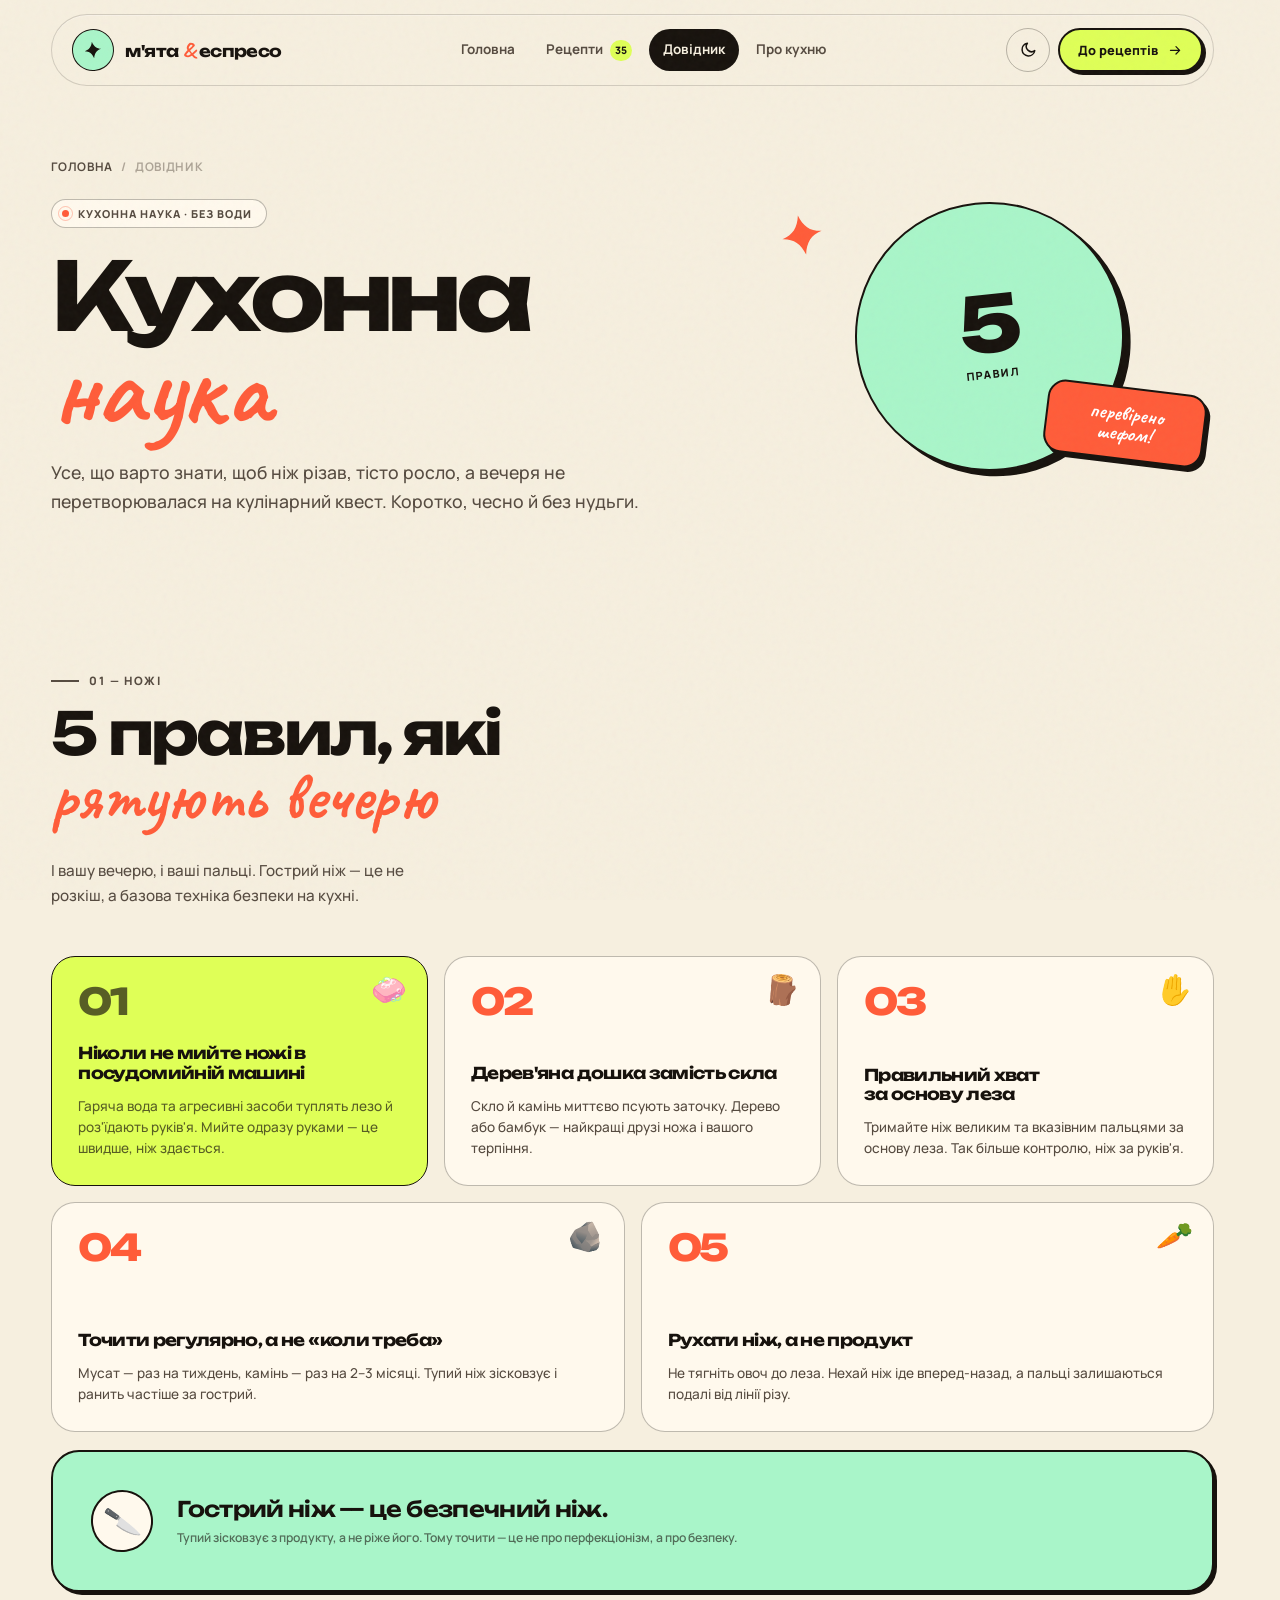
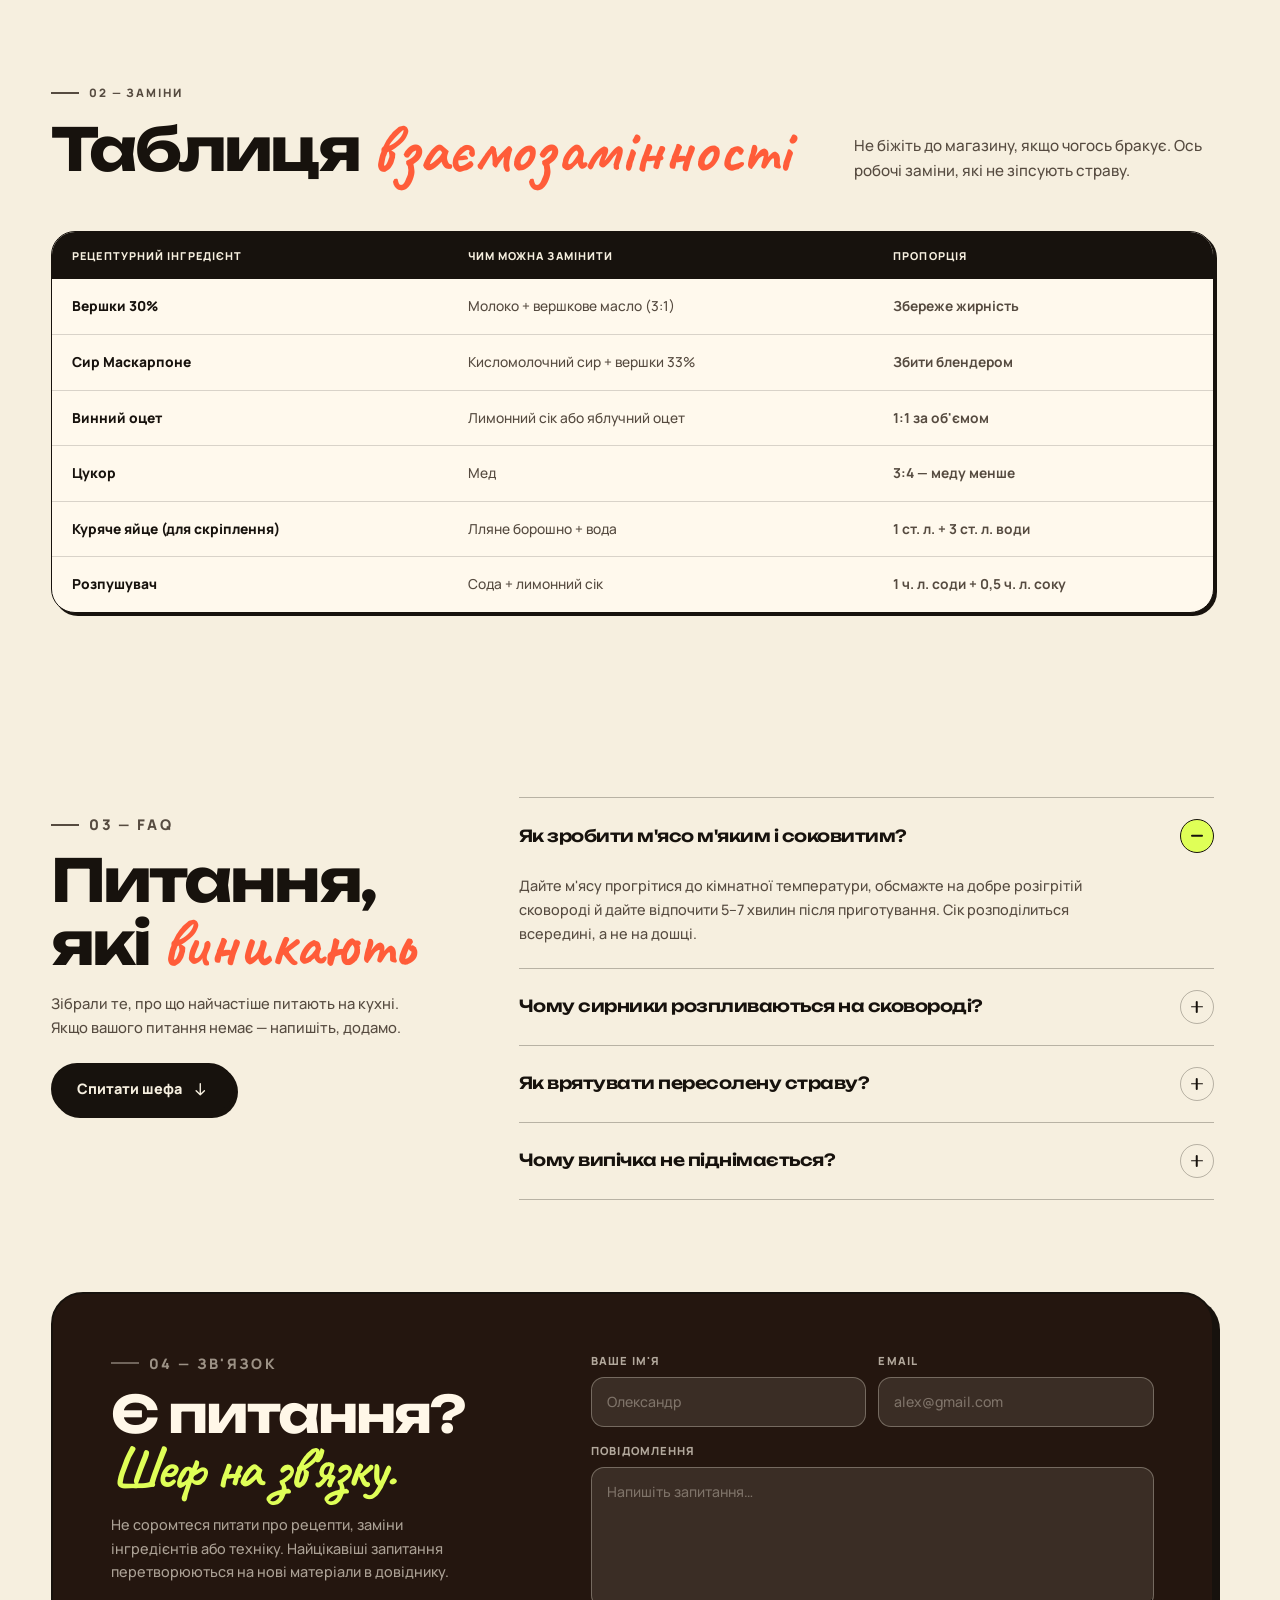
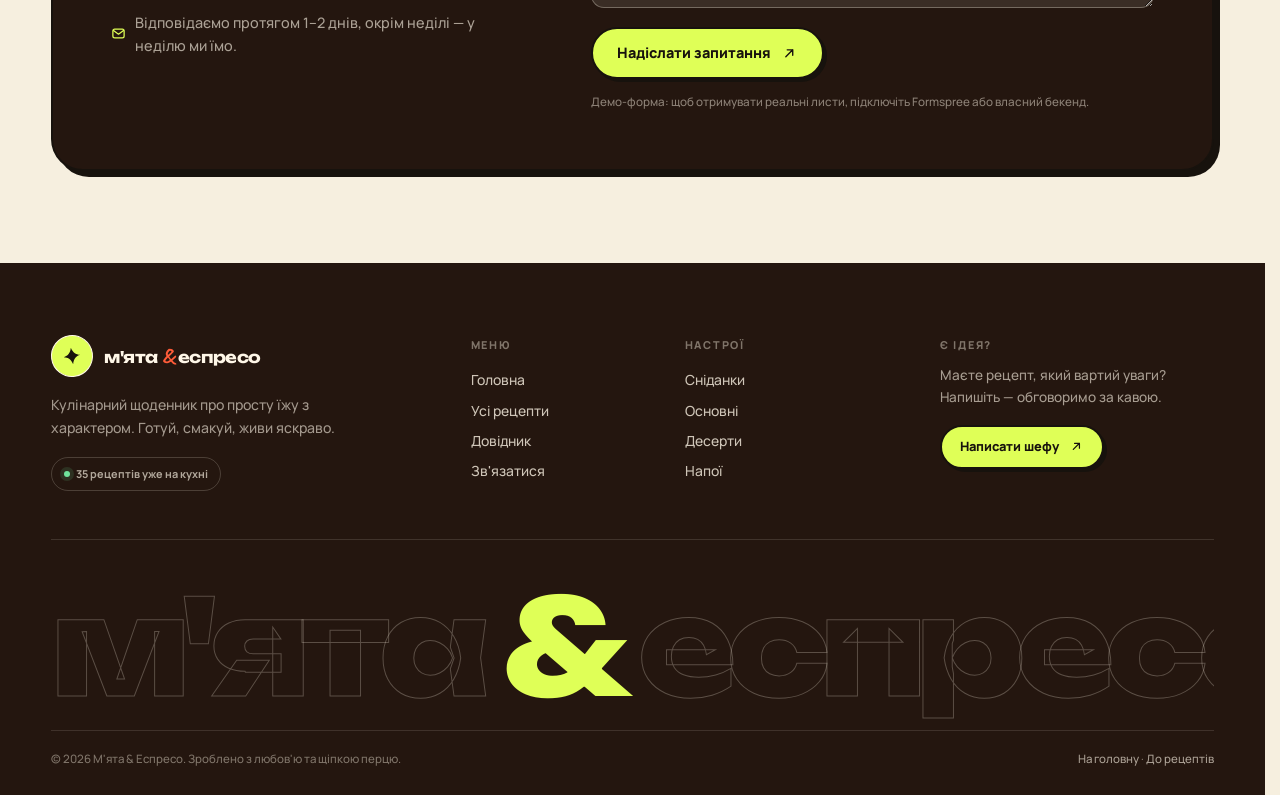
<file: tips.html>
<!DOCTYPE html>
<html lang="uk" data-theme="light">
<head>
  <meta charset="UTF-8">
  <meta name="viewport" content="width=device-width, initial-scale=1.0">
  <title>Кулінарний довідник — М'ята &amp; Еспресо</title>
  <meta name="description" content="Кухонна наука без нудьги: правила поводження з ножем, таблиця взаємозамінності інгредієнтів, відповіді на часті запитання та зв'язок із шефом.">
  <meta name="theme-color" content="#f6efdf">
  <link rel="icon" href="favicon.svg" type="image/svg+xml">
  <link rel="preconnect" href="https://fonts.googleapis.com">
  <link rel="preconnect" href="https://fonts.gstatic.com" crossorigin>
  <link href="https://fonts.googleapis.com/css2?family=Caveat:wght@600;700&family=Manrope:wght@400;500;600;700;800&family=Unbounded:wght@400;500;600;700;800&display=swap" rel="stylesheet">
  <link rel="stylesheet" href="css/style.css">
  <noscript><style>.reveal { opacity: 1 !important; transform: none !important; }</style></noscript>
  <script>
    (function () {
      try {
        if (localStorage.getItem("mx-theme") === "dark") {
          document.documentElement.dataset.theme = "dark";
        }
      } catch (error) {}
    })();
  </script>
</head>
<body class="page page-tips">

  <a class="skip-link" href="#main">Перейти до контенту</a>
  <div class="scroll-progress" aria-hidden="true"><span id="scroll-progress"></span></div>
  <div class="grain" aria-hidden="true"></div>

  <svg class="svg-sprite" xmlns="http://www.w3.org/2000/svg" aria-hidden="true">
    <symbol id="i-arrow" viewBox="0 0 24 24"><path d="M7 17 17 7M9 7h8v8"/></symbol>
    <symbol id="i-arrow-right" viewBox="0 0 24 24"><path d="M4 12h15M13 6l6 6-6 6"/></symbol>
    <symbol id="i-arrow-down" viewBox="0 0 24 24"><path d="M12 4v16M6 14l6 6 6-6"/></symbol>
    <symbol id="i-search" viewBox="0 0 24 24"><circle cx="11" cy="11" r="7"/><path d="m20 20-3.6-3.6"/></symbol>
    <symbol id="i-close" viewBox="0 0 24 24"><path d="M6 6l12 12M18 6 6 18"/></symbol>
    <symbol id="i-moon" viewBox="0 0 24 24"><path d="M21 12.8A8.5 8.5 0 1 1 11.2 3a7 7 0 0 0 9.8 9.8Z"/></symbol>
    <symbol id="i-sun" viewBox="0 0 24 24"><circle cx="12" cy="12" r="4"/><path d="M12 2v2M12 20v2M4.9 4.9l1.4 1.4M17.7 17.7l1.4 1.4M2 12h2M20 12h2M4.9 19.1l1.4-1.4M17.7 6.3l1.4-1.4"/></symbol>
    <symbol id="i-spark" viewBox="0 0 24 24"><path d="M12 2c1.5 6 4.5 9 10 10-5.5 1-8.5 4-10 10-1.5-6-4.5-9-10-10 5.5-1 8.5-4 10-10Z" fill="currentColor" stroke="none"/></symbol>
    <symbol id="i-clock" viewBox="0 0 24 24"><circle cx="12" cy="12" r="9"/><path d="M12 7v5l3 2"/></symbol>
    <symbol id="i-check" viewBox="0 0 24 24"><path d="M20 6 9 17l-5-5"/></symbol>
    <symbol id="i-up" viewBox="0 0 24 24"><path d="M12 19V5M6 11l6-6 6 6"/></symbol>
    <symbol id="i-mail" viewBox="0 0 24 24"><rect x="3" y="5" width="18" height="14" rx="3"/><path d="m4 7 8 6 8-6"/></symbol>
    <symbol id="i-dice" viewBox="0 0 24 24"><rect x="3" y="3" width="18" height="18" rx="4"/><circle cx="8.5" cy="8.5" r="1.2" fill="currentColor" stroke="none"/><circle cx="15.5" cy="8.5" r="1.2" fill="currentColor" stroke="none"/><circle cx="12" cy="12" r="1.2" fill="currentColor" stroke="none"/><circle cx="8.5" cy="15.5" r="1.2" fill="currentColor" stroke="none"/><circle cx="15.5" cy="15.5" r="1.2" fill="currentColor" stroke="none"/></symbol>
    <symbol id="i-leaf" viewBox="0 0 24 24"><path d="M20 4C10 4 4 8 4 15c0 3 2 5 5 5 7 0 11-6 11-16Z"/><path d="M4 21c2-6 6-10 12-13"/></symbol>
  </svg>

  <header class="site-header">
    <div class="container">
      <div class="nav-wrap">
        <a class="brand" href="index.html" aria-label="М'ята &amp; Еспресо — на головну">
          <span class="brand-mark" aria-hidden="true">
            <svg class="ico ico--fill"><use href="#i-spark"></use></svg>
          </span>
          <span class="brand-text">м'ята <i>&amp;</i> еспресо</span>
        </a>

        <nav class="nav" id="site-nav" aria-label="Головна навігація">
          <a class="nav-link" href="index.html">Головна</a>
          <a class="nav-link" href="recipes.html">Рецепти <span class="nav-count">35</span></a>
          <a class="nav-link is-active" href="tips.html" aria-current="page">Довідник</a>
          <a class="nav-link" href="index.html#philosophy">Про кухню</a>
        </nav>

        <div class="nav-actions">
          <button class="icon-btn theme-toggle" id="theme-toggle" type="button" aria-label="Увімкнути нічну тему" aria-pressed="false">
            <svg class="ico icon-moon" aria-hidden="true"><use href="#i-moon"></use></svg>
            <svg class="ico icon-sun" aria-hidden="true"><use href="#i-sun"></use></svg>
          </button>
          <a class="btn btn--lime btn--small" href="recipes.html">
            До рецептів
            <svg class="ico" aria-hidden="true"><use href="#i-arrow-right"></use></svg>
          </a>
          <button class="menu-toggle" id="menu-toggle" type="button" aria-label="Відкрити меню" aria-expanded="false" aria-controls="site-nav">
            <span></span>
            <span></span>
          </button>
        </div>
      </div>
    </div>
  </header>

  <main id="main">

    <section class="page-hero" aria-labelledby="tips-title">
      <div class="container page-hero-grid">
        <div>
          <nav class="breadcrumbs" aria-label="Навігаційний ланцюжок">
            <a href="index.html">Головна</a>
            <span aria-hidden="true">/</span>
            <span>Довідник</span>
          </nav>

          <p class="eyebrow"><span class="eyebrow-dot" aria-hidden="true"></span> Кухонна наука · без води</p>
          <h1 class="page-title" id="tips-title">Кухонна <em>наука</em></h1>
          <p class="page-lead">
            Усе, що варто знати, щоб ніж різав, тісто росло, а вечеря
            не перетворювалася на кулінарний квест. Коротко, чесно й без нудьги.
          </p>
        </div>

        <div class="page-art" aria-hidden="true">
          <div class="page-art-disc">
            <strong>5</strong>
            <span>правил</span>
          </div>
          <span class="page-art-sticker">перевірено шефом!</span>
          <svg class="page-art-star ico ico--fill"><use href="#i-spark"></use></svg>
        </div>
      </div>
    </section>

    <!-- ==================== ПРАВИЛА ==================== -->
    <section class="section" aria-labelledby="rules-title">
      <div class="container">
        <div class="section-head">
          <div>
            <p class="kicker">01 — Ножі</p>
            <h2 class="section-title" id="rules-title">5 правил, які <em>рятують вечерю</em></h2>
          </div>
          <p class="section-desc">
            І вашу вечерю, і ваші пальці. Гострий ніж — це не розкіш,
            а базова техніка безпеки на кухні.
          </p>
        </div>

        <div class="rule-grid">
          <article class="rule-card rule-card--feature">
            <span class="rule-ico" aria-hidden="true">🧼</span>
            <span class="rule-num">01</span>
            <h3>Ніколи не мийте ножі в посудомийній машині</h3>
            <p>Гаряча вода та агресивні засоби туплять лезо й роз'їдають руків'я. Мийте одразу руками — це швидше, ніж здається.</p>
          </article>

          <article class="rule-card">
            <span class="rule-ico" aria-hidden="true">🪵</span>
            <span class="rule-num">02</span>
            <h3>Дерев'яна дошка замість скла</h3>
            <p>Скло й камінь миттєво псують заточку. Дерево або бамбук — найкращі друзі ножа і вашого терпіння.</p>
          </article>

          <article class="rule-card">
            <span class="rule-ico" aria-hidden="true">✋</span>
            <span class="rule-num">03</span>
            <h3>Правильний хват за основу леза</h3>
            <p>Тримайте ніж великим та вказівним пальцями за основу леза. Так більше контролю, ніж за руків'я.</p>
          </article>

          <article class="rule-card">
            <span class="rule-ico" aria-hidden="true">🪨</span>
            <span class="rule-num">04</span>
            <h3>Точити регулярно, а не «коли треба»</h3>
            <p>Мусат — раз на тиждень, камінь — раз на 2–3 місяці. Тупий ніж зісковзує і ранить частіше за гострий.</p>
          </article>

          <article class="rule-card">
            <span class="rule-ico" aria-hidden="true">🥕</span>
            <span class="rule-num">05</span>
            <h3>Рухати ніж, а не продукт</h3>
            <p>Не тягніть овоч до леза. Нехай ніж іде вперед-назад, а пальці залишаються подалі від лінії різу.</p>
          </article>
        </div>

        <div class="tip-banner">
          <span class="tip-banner-ico" aria-hidden="true">🔪</span>
          <p>
            Гострий ніж — це безпечний ніж.
            <small>Тупий зісковзує з продукту, а не ріже його. Тому точити — це не про перфекціонізм, а про безпеку.</small>
          </p>
        </div>
      </div>
    </section>

    <!-- ==================== ТАБЛИЦЯ ==================== -->
    <section class="section section--tight" aria-labelledby="subs-title">
      <div class="container">
        <div class="section-head">
          <div>
            <p class="kicker">02 — Заміни</p>
            <h2 class="section-title" id="subs-title">Таблиця <em>взаємозамінності</em></h2>
          </div>
          <p class="section-desc">
            Не біжіть до магазину, якщо чогось бракує.
            Ось робочі заміни, які не зіпсують страву.
          </p>
        </div>

        <div class="table-wrap">
          <table class="tips-table">
            <thead>
              <tr>
                <th scope="col">Рецептурний інгредієнт</th>
                <th scope="col">Чим можна замінити</th>
                <th scope="col">Пропорція</th>
              </tr>
            </thead>
            <tbody>
              <tr>
                <td data-label="Інгредієнт">Вершки 30%</td>
                <td data-label="Заміна">Молоко + вершкове масло (3:1)</td>
                <td data-label="Пропорція">Збереже жирність</td>
              </tr>
              <tr>
                <td data-label="Інгредієнт">Сир Маскарпоне</td>
                <td data-label="Заміна">Кисломолочний сир + вершки 33%</td>
                <td data-label="Пропорція">Збити блендером</td>
              </tr>
              <tr>
                <td data-label="Інгредієнт">Винний оцет</td>
                <td data-label="Заміна">Лимонний сік або яблучний оцет</td>
                <td data-label="Пропорція">1:1 за об'ємом</td>
              </tr>
              <tr>
                <td data-label="Інгредієнт">Цукор</td>
                <td data-label="Заміна">Мед</td>
                <td data-label="Пропорція">3:4 — меду менше</td>
              </tr>
              <tr>
                <td data-label="Інгредієнт">Куряче яйце (для скріплення)</td>
                <td data-label="Заміна">Лляне борошно + вода</td>
                <td data-label="Пропорція">1 ст. л. + 3 ст. л. води</td>
              </tr>
              <tr>
                <td data-label="Інгредієнт">Розпушувач</td>
                <td data-label="Заміна">Сода + лимонний сік</td>
                <td data-label="Пропорція">1 ч. л. соди + 0,5 ч. л. соку</td>
              </tr>
            </tbody>
          </table>
        </div>
      </div>
    </section>

    <!-- ==================== FAQ ==================== -->
    <section class="section" aria-labelledby="faq-title">
      <div class="container faq-layout">
        <div class="faq-intro">
          <p class="kicker">03 — FAQ</p>
          <h2 class="section-title" id="faq-title">Питання, які <em>виникають</em></h2>
          <p>
            Зібрали те, про що найчастіше питають на кухні.
            Якщо вашого питання немає — напишіть, додамо.
          </p>
          <a class="btn btn--dark" href="#feedback">
            Спитати шефа
            <svg class="ico" aria-hidden="true"><use href="#i-arrow-down"></use></svg>
          </a>
        </div>

        <div class="faq-list">
          <div class="faq-item is-open">
            <button class="faq-question" type="button" aria-expanded="true" aria-controls="faq-answer-1">
              <span>Як зробити м'ясо м'яким і соковитим?</span>
              <span class="faq-icon" aria-hidden="true"></span>
            </button>
            <div class="faq-answer" id="faq-answer-1" aria-hidden="false">
              <div class="faq-answer-inner">
                <p>Дайте м'ясу прогрітися до кімнатної температури, обсмажте на добре розігрітій сковороді й дайте відпочити 5–7 хвилин після приготування. Сік розподілиться всередині, а не на дошці.</p>
              </div>
            </div>
          </div>

          <div class="faq-item">
            <button class="faq-question" type="button" aria-expanded="false" aria-controls="faq-answer-2">
              <span>Чому сирники розпливаються на сковороді?</span>
              <span class="faq-icon" aria-hidden="true"></span>
            </button>
            <div class="faq-answer" id="faq-answer-2" aria-hidden="true">
              <div class="faq-answer-inner">
                <p>Найчастіше через вологий сир. Відтисніть його через марлю, додайте 1–2 ст. л. борошна або манки і дайте тісту 10 хвилин у холодильнику.</p>
              </div>
            </div>
          </div>

          <div class="faq-item">
            <button class="faq-question" type="button" aria-expanded="false" aria-controls="faq-answer-3">
              <span>Як врятувати пересолену страву?</span>
              <span class="faq-icon" aria-hidden="true"></span>
            </button>
            <div class="faq-answer" id="faq-answer-3" aria-hidden="true">
              <div class="faq-answer-inner">
                <p>Додайте картоплю, рис або вершки й дайте настоятися. Воду доливати не варто — вона не прибере сіль, лише розбавить смак. Наступного разу соліть поетапно.</p>
              </div>
            </div>
          </div>

          <div class="faq-item">
            <button class="faq-question" type="button" aria-expanded="false" aria-controls="faq-answer-4">
              <span>Чому випічка не піднімається?</span>
              <span class="faq-icon" aria-hidden="true"></span>
            </button>
            <div class="faq-answer" id="faq-answer-4" aria-hidden="true">
              <div class="faq-answer-inner">
                <p>Перевірте термін придатності розпушувача, не перемішуйте тісто занадто довго і не відкривайте духовку в перші 20 хвилин. Інгредієнти кімнатної температури теж важливі.</p>
              </div>
            </div>
          </div>
        </div>
      </div>
    </section>

    <!-- ==================== ФОРМА ==================== -->
    <section class="section section--tight" id="feedback" aria-labelledby="feedback-title">
      <div class="container">
        <div class="feedback-panel">
          <div class="feedback-copy">
            <p class="kicker">04 — Зв'язок</p>
            <h2 id="feedback-title">Є питання?<br><em>Шеф на зв'язку.</em></h2>
            <p>
              Не соромтеся питати про рецепти, заміни інгредієнтів або техніку.
              Найцікавіші запитання перетворюються на нові матеріали в довіднику.
            </p>
            <p class="feedback-note">
              <svg class="ico" aria-hidden="true"><use href="#i-mail"></use></svg>
              Відповідаємо протягом 1–2 днів, окрім неділі — у неділю ми їмо.
            </p>
          </div>

          <form class="feedback-form" id="feedback-form">
            <div class="form-row">
              <div class="field">
                <label for="name">Ваше ім'я</label>
                <input id="name" name="name" type="text" placeholder="Олександр" autocomplete="name" required>
              </div>
              <div class="field">
                <label for="email">Email</label>
                <input id="email" name="email" type="email" placeholder="alex@gmail.com" autocomplete="email" required>
              </div>
            </div>

            <div class="field">
              <label for="message">Повідомлення</label>
              <textarea id="message" name="message" rows="5" placeholder="Напишіть запитання…" required></textarea>
            </div>

            <button class="btn btn--lime" type="submit">
              Надіслати запитання
              <svg class="ico" aria-hidden="true"><use href="#i-arrow"></use></svg>
            </button>

            <p class="form-note" id="feedback-note" aria-live="polite">
              Демо-форма: щоб отримувати реальні листи, підключіть Formspree або власний бекенд.
            </p>
          </form>
        </div>
      </div>
    </section>

  </main>

  <footer class="site-footer">
    <div class="container">
      <div class="footer-top">
        <div class="footer-brand">
          <a class="brand" href="index.html" aria-label="М'ята &amp; Еспресо — на головну">
            <span class="brand-mark" aria-hidden="true">
              <svg class="ico ico--fill"><use href="#i-spark"></use></svg>
            </span>
            <span class="brand-text">м'ята <i>&amp;</i> еспресо</span>
          </a>
          <p>Кулінарний щоденник про просту їжу з характером. Готуй, смакуй, живи яскраво.</p>
          <span class="footer-tag"><span aria-hidden="true"></span> 35 рецептів уже на кухні</span>
        </div>

        <div class="footer-col">
          <h3>Меню</h3>
          <a href="index.html">Головна</a>
          <a href="recipes.html">Усі рецепти</a>
          <a href="tips.html">Довідник</a>
          <a href="tips.html#feedback">Зв'язатися</a>
        </div>

        <div class="footer-col">
          <h3>Настрої</h3>
          <a href="recipes.html?category=breakfast">Сніданки</a>
          <a href="recipes.html?category=main">Основні</a>
          <a href="recipes.html?category=dessert">Десерти</a>
          <a href="recipes.html?category=drink">Напої</a>
        </div>

        <div class="footer-col footer-cta">
          <h3>Є ідея?</h3>
          <p>Маєте рецепт, який вартий уваги? Напишіть — обговоримо за кавою.</p>
          <a class="btn btn--lime btn--small" href="#feedback">
            Написати шефу
            <svg class="ico" aria-hidden="true"><use href="#i-arrow"></use></svg>
          </a>
        </div>
      </div>

      <div class="footer-mark" aria-hidden="true">м'ята <span>&amp;</span> еспресо</div>

      <div class="footer-bottom">
        <p>© <span data-year>2026</span> М'ята &amp; Еспресо. Зроблено з любов'ю та щіпкою перцю.</p>
        <p><a href="index.html">На головну</a> · <a href="recipes.html">До рецептів</a></p>
      </div>
    </div>
  </footer>

  <button class="to-top" id="to-top" type="button" aria-label="Повернутися вгору">
    <svg class="ico" aria-hidden="true"><use href="#i-up"></use></svg>
  </button>

  <div class="toast-stack" id="toast-stack" aria-live="polite"></div>

  <script src="js/main.js"></script>
</body>
</html>
</file>
<file: css/style.css>
/* ============================================================
   М'ЯТА & ЕСПРЕСО
   Спільна дизайн-система для всіх сторінок.
   Хочете змінити кольори? Усе живе в блоці :root нижче.
   ============================================================ */

/* ------------------------------------------------------------
   1. Кольори, шрифти, відступи
   ------------------------------------------------------------ */
:root {
  color-scheme: light;

  --paper: #f6efdf;
  --paper-soft: #fff9ed;
  --paper-deep: #efe4cf;
  --ink: #17120d;
  --ink-2: #564b40;
  --line: rgba(23, 18, 13, 0.16);
  --line-strong: rgba(23, 18, 13, 0.28);

  --mint: #a9f5c9;
  --mint-deep: #6fe39b;
  --lime: #dfff57;
  --tomato: #ff5c39;
  --peach: #ffd5c7;
  --espresso: #24160f;
  --cream: #fff7e8;
  --ink-fixed: #17120d;

  --font-display: "Unbounded", "Arial Black", "Segoe UI", sans-serif;
  --font-body: "Manrope", "Segoe UI", system-ui, sans-serif;
  --font-hand: "Caveat", "Comic Sans MS", cursive;

  --container: 1320px;
  --gutter: clamp(20px, 4vw, 56px);
  --radius-sm: 16px;
  --radius-md: 24px;
  --radius-lg: 32px;
  --radius-xl: 40px;

  --shadow-sm: 3px 3px 0 var(--ink);
  --shadow-md: 6px 6px 0 var(--ink);
  --shadow-lg: 10px 10px 0 var(--ink);
  --ease: cubic-bezier(0.2, 0.75, 0.25, 1);
  --section-pad: clamp(56px, 7.2vw, 104px);
}

[data-theme="dark"] {
  color-scheme: dark;

  --paper: #15110d;
  --paper-soft: #201a15;
  --paper-deep: #2a221b;
  --ink: #f7efdf;
  --ink-2: #c8bbaa;
  --line: rgba(247, 239, 223, 0.16);
  --line-strong: rgba(247, 239, 223, 0.3);

  --espresso: #0d0a08;
  --cream: #f7efdf;
  --shadow-sm: 3px 3px 0 rgba(0, 0, 0, 0.55);
  --shadow-md: 6px 6px 0 rgba(0, 0, 0, 0.55);
  --shadow-lg: 10px 10px 0 rgba(0, 0, 0, 0.55);
}

/* ------------------------------------------------------------
   2. Базове скидання
   ------------------------------------------------------------ */
*,
*::before,
*::after {
  box-sizing: border-box;
}

html {
  background: var(--paper);
  scroll-behavior: smooth;
  scrollbar-gutter: stable;
  -webkit-text-size-adjust: 100%;
}

[id] {
  scroll-margin-top: 108px;
}

body {
  margin: 0;
  min-height: 100vh;
  overflow-x: clip;
  background: var(--paper);
  color: var(--ink);
  font-family: var(--font-body);
  font-size: 16px;
  line-height: 1.6;
  font-weight: 500;
  -webkit-font-smoothing: antialiased;
  text-rendering: optimizeLegibility;
}

body.nav-open,
body.modal-open {
  overflow: hidden;
}

h1,
h2,
h3,
h4,
h5,
h6 {
  margin: 0;
  font-family: var(--font-display);
  font-weight: 700;
  line-height: 1.05;
  letter-spacing: -0.04em;
  text-wrap: balance;
}

p {
  margin: 0;
}

ul,
ol {
  margin: 0;
  padding: 0;
  list-style: none;
}

a {
  color: inherit;
  text-decoration: none;
}

button,
input,
textarea,
select {
  font: inherit;
  color: inherit;
}

button {
  cursor: pointer;
}

img,
svg {
  display: block;
  max-width: 100%;
}

img {
  height: auto;
}

::selection {
  background: var(--lime);
  color: var(--ink-fixed);
}

:focus-visible {
  outline: 3px solid var(--tomato);
  outline-offset: 3px;
}

[hidden] {
  display: none !important;
}

/* ------------------------------------------------------------
   3. Утиліти
   ------------------------------------------------------------ */
.container {
  width: 100%;
  max-width: var(--container);
  margin-inline: auto;
  padding-inline: var(--gutter);
}

.svg-sprite {
  position: absolute;
  width: 0;
  height: 0;
  overflow: hidden;
}

.ico {
  display: inline-block;
  width: 1.1em;
  height: 1.1em;
  flex: none;
  fill: none;
  stroke: currentColor;
  stroke-width: 2;
  stroke-linecap: round;
  stroke-linejoin: round;
  vertical-align: -0.14em;
}

.ico--fill {
  fill: currentColor;
  stroke: none;
}

.sr-only {
  position: absolute !important;
  width: 1px;
  height: 1px;
  padding: 0;
  margin: -1px;
  overflow: hidden;
  clip: rect(0, 0, 0, 0);
  white-space: nowrap;
  border: 0;
}

.skip-link {
  position: fixed;
  top: 12px;
  left: 12px;
  z-index: 5000;
  padding: 12px 18px;
  border: 2px solid var(--ink);
  border-radius: 999px;
  background: var(--lime);
  color: var(--ink-fixed);
  font-weight: 800;
  transform: translateY(-160%);
  transition: transform 0.2s ease;
}

.skip-link:focus {
  transform: translateY(0);
}

.section {
  position: relative;
  padding-block: var(--section-pad);
}

.section--tight {
  padding-top: 0;
}

.section-head {
  display: flex;
  align-items: flex-end;
  justify-content: space-between;
  gap: 28px 48px;
  flex-wrap: wrap;
  margin-bottom: clamp(28px, 4vw, 48px);
}

.section-head > div {
  max-width: 780px;
}

.kicker {
  display: flex;
  align-items: center;
  gap: 10px;
  margin-bottom: 14px;
  color: var(--ink-2);
  font-size: 0.72rem;
  font-weight: 800;
  letter-spacing: 0.16em;
  text-transform: uppercase;
}

.kicker::before {
  content: "";
  width: 28px;
  height: 2px;
  background: currentColor;
  flex: none;
}

.kicker--light {
  color: rgba(255, 247, 232, 0.58);
}

.eyebrow {
  display: inline-flex;
  align-items: center;
  gap: 9px;
  margin-bottom: 24px;
  padding: 7px 14px 7px 10px;
  border: 1.5px solid var(--line-strong);
  border-radius: 999px;
  background: var(--paper-soft);
  color: var(--ink-2);
  font-size: 0.68rem;
  font-weight: 800;
  letter-spacing: 0.09em;
  line-height: 1.2;
  text-transform: uppercase;
}

.eyebrow-dot {
  position: relative;
  width: 7px;
  height: 7px;
  border-radius: 50%;
  background: var(--tomato);
}

.eyebrow-dot::after {
  content: "";
  position: absolute;
  inset: -4px;
  border: 1px solid var(--tomato);
  border-radius: 50%;
  opacity: 0.35;
  animation: ping 2.4s ease-out infinite;
}

@keyframes ping {
  0% {
    transform: scale(0.6);
    opacity: 0.6;
  }
  70%,
  100% {
    transform: scale(1.45);
    opacity: 0;
  }
}

.section-title {
  font-size: clamp(2rem, 4.6vw, 3.8rem);
  line-height: 1;
  letter-spacing: -0.05em;
}

.section-title em,
.page-title em {
  font-family: var(--font-hand);
  font-style: normal;
  font-weight: 700;
  font-size: 1.13em;
  letter-spacing: 0;
  color: var(--tomato);
}

.section-desc {
  max-width: 360px;
  color: var(--ink-2);
  font-size: 0.95rem;
  line-height: 1.65;
}

.page-hero {
  position: relative;
  overflow: clip;
  padding-block: clamp(34px, 5vw, 64px) clamp(36px, 5vw, 64px);
}

.page-hero::before {
  content: "";
  position: absolute;
  inset: 0;
  z-index: -1;
  background-image: radial-gradient(var(--line) 1px, transparent 1px);
  background-size: 24px 24px;
  opacity: 0.55;
  mask-image: linear-gradient(120deg, #000, transparent 55%);
  pointer-events: none;
}

.page-hero-grid {
  display: grid;
  grid-template-columns: minmax(0, 1.2fr) minmax(220px, 0.8fr);
  gap: 40px;
  align-items: center;
}

.breadcrumbs {
  display: flex;
  align-items: center;
  gap: 8px;
  margin-bottom: 22px;
  color: var(--ink-2);
  font-size: 0.74rem;
  font-weight: 700;
  letter-spacing: 0.06em;
  text-transform: uppercase;
}

.breadcrumbs a {
  transition: color 0.2s ease;
}

.breadcrumbs a:hover {
  color: var(--tomato);
}

.breadcrumbs span {
  opacity: 0.45;
}

.page-title {
  max-width: 850px;
  font-size: clamp(2.8rem, 7.4vw, 6.6rem);
  line-height: 0.92;
  letter-spacing: -0.065em;
  margin-bottom: 20px;
}

.page-lead {
  max-width: 620px;
  color: var(--ink-2);
  font-size: clamp(0.98rem, 1.4vw, 1.1rem);
  line-height: 1.65;
}

.page-art {
  position: relative;
  display: grid;
  place-items: center;
  min-height: 280px;
  isolation: isolate;
}

.page-art-disc {
  display: grid;
  place-content: center;
  width: clamp(205px, 21vw, 285px);
  aspect-ratio: 1;
  padding: 24px;
  border: 2px solid var(--ink);
  border-radius: 50%;
  background: var(--mint);
  color: var(--ink-fixed);
  text-align: center;
  transform: rotate(-6deg);
  box-shadow: var(--shadow-md);
}

.page-art-disc strong {
  font-family: var(--font-display);
  font-size: clamp(3.2rem, 6vw, 5rem);
  font-weight: 800;
  line-height: 0.86;
  letter-spacing: -0.07em;
}

.page-art-disc span {
  margin-top: 8px;
  font-size: 0.68rem;
  font-weight: 800;
  letter-spacing: 0.16em;
  text-transform: uppercase;
}

.page-art-sticker {
  position: absolute;
  right: 2%;
  bottom: 6%;
  max-width: 160px;
  padding: 14px 18px;
  border: 2px solid var(--ink-fixed);
  border-radius: 18px;
  background: var(--tomato);
  color: #fff;
  font-family: var(--font-hand);
  font-size: 1.28rem;
  font-weight: 700;
  line-height: 1;
  text-align: center;
  transform: rotate(7deg);
  box-shadow: 4px 4px 0 var(--ink-fixed);
}

.page-art-star {
  position: absolute;
  top: 5%;
  left: 3%;
  width: 48px;
  height: 48px;
  color: var(--tomato);
  transform: rotate(-12deg);
}

/* ------------------------------------------------------------
   4. Шапка та навігація
   ------------------------------------------------------------ */
.site-header {
  position: sticky;
  top: 0;
  z-index: 1200;
  padding-block: 14px 8px;
  transition: padding 0.25s ease;
}

.nav-wrap {
  position: relative;
  display: flex;
  align-items: center;
  gap: 24px;
  min-height: 72px;
  padding: 9px 10px 9px 20px;
  border: 1.5px solid var(--line);
  border-radius: 999px;
  background: var(--paper);
  background: color-mix(in srgb, var(--paper) 90%, transparent);
  box-shadow: 0 1px 0 rgba(255, 255, 255, 0.25) inset;
  backdrop-filter: blur(18px) saturate(1.35);
  -webkit-backdrop-filter: blur(18px) saturate(1.35);
  transition: box-shadow 0.3s ease, background 0.3s ease, border-color 0.3s ease;
}

.site-header.is-scrolled {
  padding-block: 8px 6px;
}

.site-header.is-scrolled .nav-wrap {
  border-color: var(--line-strong);
  background: color-mix(in srgb, var(--paper) 95%, transparent);
  box-shadow: 0 14px 36px rgba(23, 18, 13, 0.1);
}

[data-theme="dark"] .site-header.is-scrolled .nav-wrap {
  box-shadow: 0 14px 36px rgba(0, 0, 0, 0.45);
}

.brand {
  display: inline-flex;
  align-items: center;
  gap: 11px;
  flex: none;
  font-family: var(--font-display);
  font-size: 1rem;
  font-weight: 700;
  letter-spacing: -0.035em;
  line-height: 1;
}

.brand-mark {
  display: grid;
  place-items: center;
  width: 42px;
  height: 42px;
  border: 1.5px solid var(--ink);
  border-radius: 50%;
  background: var(--mint);
  color: var(--ink-fixed);
  transform: rotate(-8deg);
  transition: transform 0.35s var(--ease);
}

.brand:hover .brand-mark {
  transform: rotate(8deg) scale(1.06);
}

.brand-mark .ico {
  width: 20px;
  height: 20px;
}

.brand-text {
  white-space: nowrap;
}

.brand-text i {
  font-family: var(--font-hand);
  font-style: normal;
  font-size: 1.35em;
  color: var(--tomato);
  margin-inline: 1px;
}

.nav {
  display: flex;
  align-items: center;
  gap: 3px;
  margin-inline: auto;
}

.nav-link {
  display: inline-flex;
  align-items: center;
  gap: 7px;
  padding: 10px 14px;
  border-radius: 999px;
  color: var(--ink-2);
  font-size: 0.84rem;
  font-weight: 700;
  white-space: nowrap;
  transition: color 0.2s ease, background 0.2s ease;
}

.nav-link:hover {
  background: var(--paper-deep);
  color: var(--ink);
}

.nav-link.is-active {
  background: var(--ink);
  color: var(--paper);
}

.nav-count {
  display: inline-grid;
  place-items: center;
  min-width: 21px;
  height: 21px;
  padding-inline: 5px;
  border-radius: 999px;
  background: var(--lime);
  color: var(--ink-fixed);
  font-size: 0.64rem;
  font-weight: 800;
  line-height: 1;
}

.nav-actions {
  display: flex;
  align-items: center;
  gap: 8px;
  flex: none;
}

.icon-btn {
  display: inline-grid;
  place-items: center;
  width: 44px;
  height: 44px;
  padding: 0;
  border: 1.5px solid var(--line-strong);
  border-radius: 50%;
  background: transparent;
  color: var(--ink);
  transition: background 0.2s ease, transform 0.2s ease, border-color 0.2s ease;
}

.icon-btn:hover {
  background: var(--lime);
  border-color: var(--ink-fixed);
  color: var(--ink-fixed);
  transform: rotate(-8deg);
}

.icon-btn .ico {
  width: 18px;
  height: 18px;
}

.theme-toggle .icon-sun {
  display: none;
}

[data-theme="dark"] .theme-toggle .icon-sun {
  display: block;
}

[data-theme="dark"] .theme-toggle .icon-moon {
  display: none;
}

.menu-toggle {
  display: none;
  position: relative;
  width: 44px;
  height: 44px;
  padding: 0;
  border: 1.5px solid var(--line-strong);
  border-radius: 50%;
  background: transparent;
}

.menu-toggle span {
  position: absolute;
  left: 13px;
  width: 18px;
  height: 2px;
  border-radius: 2px;
  background: var(--ink);
  transition: transform 0.25s ease, top 0.25s ease, opacity 0.2s ease;
}

.menu-toggle span:nth-child(1) {
  top: 17px;
}

.menu-toggle span:nth-child(2) {
  top: 24px;
}

.nav-open .menu-toggle span:nth-child(1) {
  top: 21px;
  transform: rotate(45deg);
}

.nav-open .menu-toggle span:nth-child(2) {
  top: 21px;
  transform: rotate(-45deg);
}

/* ------------------------------------------------------------
   5. Кнопки
   ------------------------------------------------------------ */
.btn {
  display: inline-flex;
  align-items: center;
  justify-content: center;
  gap: 10px;
  min-height: 52px;
  padding: 0 24px;
  border: 2px solid var(--ink);
  border-radius: 999px;
  background: var(--paper-soft);
  color: var(--ink);
  box-shadow: var(--shadow-sm);
  font-family: var(--font-body);
  font-size: 0.9rem;
  font-weight: 800;
  line-height: 1;
  text-align: center;
  white-space: nowrap;
  transition: transform 0.18s ease, box-shadow 0.18s ease, background 0.18s ease, color 0.18s ease;
}

.btn:hover {
  transform: translate(-2px, -2px);
  box-shadow: 5px 5px 0 var(--ink);
}

.btn:active {
  transform: translate(1px, 1px);
  box-shadow: 1px 1px 0 var(--ink);
}

.btn .ico {
  width: 1.15em;
  height: 1.15em;
  transition: transform 0.25s var(--ease);
}

.btn:hover .ico {
  transform: translate(2px, -2px);
}

.btn--dark {
  border-color: var(--ink);
  background: var(--ink);
  color: var(--paper);
}

.btn--lime {
  border-color: var(--ink-fixed);
  background: var(--lime);
  color: var(--ink-fixed);
  box-shadow: 3px 3px 0 var(--ink-fixed);
}

.btn--lime:hover {
  box-shadow: 5px 5px 0 var(--ink-fixed);
}

.btn--tomato {
  border-color: var(--ink-fixed);
  background: var(--tomato);
  color: #fff;
  box-shadow: 3px 3px 0 var(--ink-fixed);
}

.btn--tomato:hover {
  box-shadow: 5px 5px 0 var(--ink-fixed);
}

.btn--ghost {
  border-color: var(--line-strong);
  background: transparent;
  box-shadow: none;
}

.btn--ghost:hover {
  border-color: var(--ink);
  background: var(--paper-deep);
  box-shadow: none;
  transform: translateY(-2px);
}

.btn--small {
  min-height: 44px;
  padding-inline: 18px;
  font-size: 0.8rem;
}

.btn--block {
  width: 100%;
}

.link-arrow {
  display: inline-flex;
  align-items: center;
  gap: 8px;
  font-size: 0.85rem;
  font-weight: 800;
  color: var(--ink);
  border-bottom: 1.5px solid transparent;
  transition: border-color 0.2s ease, color 0.2s ease;
}

.link-arrow:hover {
  color: var(--tomato);
  border-color: currentColor;
}

.link-arrow .ico {
  width: 1em;
  height: 1em;
  transition: transform 0.25s var(--ease);
}

.link-arrow:hover .ico {
  transform: translate(2px, -2px);
}

/* ------------------------------------------------------------
   6. Картки рецептів
   ------------------------------------------------------------ */
.recipe-grid {
  display: grid;
  grid-template-columns: repeat(4, minmax(0, 1fr));
  gap: clamp(18px, 2.6vw, 32px);
}

.recipe-card {
  display: flex;
  flex-direction: column;
  gap: 14px;
  min-width: 0;
}

.recipe-card-media {
  position: relative;
  display: block;
  aspect-ratio: 4 / 5;
  overflow: hidden;
  border: 1.5px solid var(--line-strong);
  border-radius: 22px;
  background: var(--paper-deep);
}

.recipe-card-media img {
  width: 100%;
  height: 100%;
  object-fit: cover;
  transition: transform 0.8s var(--ease), filter 0.4s ease;
}

.recipe-card:hover .recipe-card-media img {
  transform: scale(1.055);
}

.recipe-card-index {
  position: absolute;
  top: 12px;
  left: 12px;
  z-index: 2;
  display: grid;
  place-items: center;
  min-width: 34px;
  height: 28px;
  padding-inline: 8px;
  border: 1px solid var(--ink);
  border-radius: 999px;
  background: var(--paper-soft);
  color: var(--ink);
  font-family: var(--font-display);
  font-size: 0.65rem;
  font-weight: 700;
}

.recipe-card-time {
  position: absolute;
  bottom: 12px;
  left: 12px;
  z-index: 2;
  display: inline-flex;
  align-items: center;
  gap: 6px;
  padding: 7px 11px;
  border: 1px solid rgba(255, 255, 255, 0.28);
  border-radius: 999px;
  background: rgba(23, 18, 13, 0.62);
  color: #fff;
  font-size: 0.7rem;
  font-weight: 700;
  backdrop-filter: blur(8px);
  -webkit-backdrop-filter: blur(8px);
}

.recipe-card-time .ico {
  width: 12px;
  height: 12px;
}

.recipe-card-open {
  position: absolute;
  right: 12px;
  bottom: 12px;
  z-index: 2;
  display: grid;
  place-items: center;
  width: 44px;
  height: 44px;
  border: 1.5px solid var(--ink-fixed);
  border-radius: 50%;
  background: var(--lime);
  color: var(--ink-fixed);
  opacity: 0;
  transform: scale(0.78) rotate(-25deg);
  transition: opacity 0.25s ease, transform 0.35s var(--ease);
}

.recipe-card-open .ico {
  width: 18px;
  height: 18px;
}

.recipe-card:hover .recipe-card-open,
.recipe-card:focus-visible .recipe-card-open {
  opacity: 1;
  transform: scale(1) rotate(0);
}

.recipe-card-body {
  display: grid;
  gap: 7px;
  padding-inline: 2px;
}

.recipe-card-cat {
  color: var(--tomato);
  font-size: 0.68rem;
  font-weight: 800;
  letter-spacing: 0.14em;
  text-transform: uppercase;
}

.recipe-card-title {
  font-size: clamp(0.98rem, 1.35vw, 1.14rem);
  line-height: 1.24;
  letter-spacing: -0.035em;
}

.recipe-card:hover .recipe-card-title {
  color: var(--tomato);
}

.recipe-card-title,
.recipe-card-cat,
.recipe-card-meta {
  transition: color 0.2s ease;
}

.recipe-card-meta {
  display: flex;
  align-items: center;
  gap: 10px;
  flex-wrap: wrap;
  color: var(--ink-2);
  font-size: 0.76rem;
  font-weight: 600;
}

.recipe-card-meta span {
  display: inline-flex;
  align-items: center;
  gap: 4px;
}

.recipe-card-meta .dot {
  width: 3px;
  height: 3px;
  border-radius: 50%;
  background: var(--line-strong);
}

.recipe-card-desc {
  color: var(--ink-2);
  font-size: 0.83rem;
  line-height: 1.55;
  display: -webkit-box;
  -webkit-line-clamp: 2;
  -webkit-box-orient: vertical;
  overflow: hidden;
}

.recipe-grid--catalog {
  grid-template-columns: repeat(3, minmax(0, 1fr));
  gap: clamp(26px, 3.4vw, 44px) clamp(18px, 2.6vw, 32px);
}

.recipe-grid--catalog .recipe-card-media {
  aspect-ratio: 4 / 4.4;
}

/* Поява карток після фільтрації */
.catalog-card-enter {
  animation: cardIn 0.5s var(--ease) both;
  animation-delay: calc(var(--i, 0) * 45ms);
}

@keyframes cardIn {
  from {
    opacity: 0;
    transform: translateY(18px);
  }
  to {
    opacity: 1;
    transform: none;
  }
}

/* ------------------------------------------------------------
   7. Модальне вікно рецепта
   ------------------------------------------------------------ */
.modal {
  position: fixed;
  inset: 0;
  z-index: 3800;
  display: grid;
  place-items: center;
  padding: 20px;
  opacity: 0;
  visibility: hidden;
  transition: opacity 0.25s ease, visibility 0.25s ease;
}

.modal.is-open {
  opacity: 1;
  visibility: visible;
}

.modal-backdrop {
  position: absolute;
  inset: 0;
  background: rgba(18, 12, 7, 0.7);
  backdrop-filter: blur(7px);
  -webkit-backdrop-filter: blur(7px);
}

.modal-dialog {
  position: relative;
  z-index: 1;
  width: min(1040px, 100%);
  height: min(86vh, 840px);
  max-height: 86vh;
  overflow: hidden;
  border: 2px solid var(--ink);
  border-radius: 30px;
  background: var(--paper-soft);
  box-shadow: 14px 14px 0 rgba(0, 0, 0, 0.32);
  transform: translateY(24px) scale(0.985);
  transition: transform 0.35s var(--ease);
}

.modal.is-open .modal-dialog {
  transform: translateY(0) scale(1);
}

.modal-scroll {
  width: 100%;
  height: 100%;
  min-height: 0;
}

#modal-body {
  width: 100%;
  height: 100%;
  min-height: 0;
}

.modal-close {
  position: absolute;
  top: 16px;
  right: 16px;
  z-index: 5;
  display: grid;
  place-items: center;
  width: 46px;
  height: 46px;
  padding: 0;
  border: 2px solid var(--ink);
  border-radius: 50%;
  background: var(--paper-soft);
  color: var(--ink);
  box-shadow: 2px 2px 0 var(--ink);
  transition: transform 0.25s var(--ease), background 0.2s ease;
}

.modal-close:hover {
  background: var(--lime);
  color: var(--ink-fixed);
  transform: rotate(90deg);
}

.modal-close .ico {
  width: 18px;
  height: 18px;
}

.modal-recipe {
  display: grid;
  grid-template-columns: minmax(0, 0.78fr) minmax(0, 1.22fr);
  grid-template-rows: minmax(0, 1fr);
  height: 100%;
  min-height: 0;
  overflow: hidden;
}

.modal-media {
  position: relative;
  overflow: hidden;
  min-height: 0;
  background: var(--espresso);
}

.modal-media img {
  position: absolute;
  inset: 0;
  width: 100%;
  height: 100%;
  object-fit: cover;
}

.modal-media::after {
  content: "";
  position: absolute;
  inset: 0;
  background: linear-gradient(180deg, transparent 55%, rgba(13, 10, 8, 0.62));
  pointer-events: none;
}

.modal-media-tag {
  position: absolute;
  left: 20px;
  bottom: 20px;
  z-index: 2;
  display: inline-flex;
  align-items: center;
  gap: 8px;
  padding: 8px 13px;
  border: 1px solid rgba(255, 255, 255, 0.35);
  border-radius: 999px;
  background: rgba(23, 18, 13, 0.58);
  color: #fff;
  font-size: 0.7rem;
  font-weight: 700;
  backdrop-filter: blur(8px);
}

.modal-media-num {
  position: absolute;
  top: 20px;
  left: 20px;
  z-index: 2;
  color: rgba(255, 255, 255, 0.9);
  font-family: var(--font-display);
  font-size: 0.8rem;
  font-weight: 700;
  letter-spacing: 0.1em;
}

.modal-content {
  height: 100%;
  min-height: 0;
  overflow-y: auto;
  padding: clamp(26px, 4vw, 46px);
  overscroll-behavior: contain;
  scrollbar-width: thin;
  scrollbar-color: var(--line-strong) transparent;
  scrollbar-gutter: stable;
}

.modal-content::-webkit-scrollbar {
  width: 10px;
}

.modal-content::-webkit-scrollbar-thumb {
  background: var(--line-strong);
  border: 3px solid var(--paper-soft);
  border-radius: 99px;
}

.modal-kicker {
  margin-bottom: 10px;
  color: var(--tomato);
  font-size: 0.7rem;
  font-weight: 800;
  letter-spacing: 0.15em;
  text-transform: uppercase;
}

.modal-title {
  padding-right: 48px;
  font-size: clamp(1.55rem, 2.8vw, 2.35rem);
  line-height: 1.06;
  letter-spacing: -0.05em;
  margin-bottom: 14px;
}

.modal-desc {
  color: var(--ink-2);
  font-size: 0.92rem;
  line-height: 1.65;
}

.modal-meta {
  display: flex;
  flex-wrap: wrap;
  gap: 8px;
  margin-block: 22px 28px;
}

.modal-meta span {
  display: inline-flex;
  align-items: center;
  gap: 6px;
  padding: 7px 12px;
  border: 1px solid var(--line);
  border-radius: 999px;
  background: var(--paper);
  color: var(--ink-2);
  font-size: 0.74rem;
  font-weight: 700;
}

.modal-meta .ico {
  width: 13px;
  height: 13px;
  color: var(--tomato);
}

.modal-section {
  margin-bottom: 26px;
}

.modal-section-head {
  display: flex;
  align-items: baseline;
  justify-content: space-between;
  gap: 16px;
  padding-bottom: 10px;
  border-bottom: 1.5px solid var(--line-strong);
  margin-bottom: 12px;
}

.modal-section-head h3 {
  font-size: 1.06rem;
  letter-spacing: -0.03em;
}

.modal-section-head span {
  color: var(--ink-2);
  font-size: 0.7rem;
  font-weight: 700;
  text-transform: uppercase;
  letter-spacing: 0.08em;
}

.ingredient-list {
  display: grid;
  gap: 2px;
}

.ingredient {
  display: flex;
  align-items: flex-start;
  gap: 12px;
  padding: 9px 4px;
  border-bottom: 1px dashed var(--line);
  color: var(--ink-2);
  font-size: 0.86rem;
  line-height: 1.5;
  cursor: pointer;
  transition: color 0.2s ease;
}

.ingredient:last-child {
  border-bottom: 0;
}

.ingredient:hover {
  color: var(--ink);
}

.ingredient input {
  appearance: none;
  -webkit-appearance: none;
  flex: none;
  width: 21px;
  height: 21px;
  margin: 1px 0 0;
  border: 1.5px solid var(--line-strong);
  border-radius: 6px;
  background: var(--paper);
  cursor: pointer;
  transition: background 0.2s ease, border-color 0.2s ease;
}

.ingredient input:checked {
  border-color: var(--ink-fixed);
  background: var(--lime);
}

.ingredient input:checked::after {
  content: "✓";
  display: grid;
  place-items: center;
  height: 100%;
  color: var(--ink-fixed);
  font-size: 0.8rem;
  font-weight: 900;
}

.ingredient:has(input:checked) span {
  text-decoration: line-through;
  opacity: 0.5;
}

.step-list {
  display: grid;
  gap: 0;
  counter-reset: step;
}

.step {
  display: grid;
  grid-template-columns: 36px minmax(0, 1fr);
  gap: 14px;
  padding: 13px 0;
  border-bottom: 1px dashed var(--line);
  counter-increment: step;
}

.step:last-child {
  border-bottom: 0;
}

.step-num {
  display: grid;
  place-items: center;
  width: 34px;
  height: 34px;
  border: 1.5px solid var(--ink-fixed);
  border-radius: 50%;
  background: var(--mint);
  color: var(--ink-fixed);
  font-family: var(--font-display);
  font-size: 0.7rem;
  font-weight: 800;
}

.step p {
  padding-top: 5px;
  color: var(--ink-2);
  font-size: 0.86rem;
  line-height: 1.6;
}

.chef-tip {
  display: flex;
  gap: 13px;
  padding: 17px;
  border: 1.5px solid var(--ink);
  border-radius: 16px;
  background: var(--lime);
  color: var(--ink-fixed);
  box-shadow: 3px 3px 0 var(--ink-fixed);
}

.chef-tip-icon {
  display: grid;
  place-items: center;
  flex: none;
  width: 34px;
  height: 34px;
  border: 1.5px solid var(--ink-fixed);
  border-radius: 50%;
  background: var(--paper-soft);
}

.chef-tip-icon .ico {
  width: 16px;
  height: 16px;
}

.chef-tip strong {
  display: block;
  margin-bottom: 3px;
  font-size: 0.78rem;
  text-transform: uppercase;
  letter-spacing: 0.08em;
}

.chef-tip p {
  font-size: 0.84rem;
  line-height: 1.55;
}

/* ------------------------------------------------------------
   8. Каталог рецептів
   ------------------------------------------------------------ */
.catalog-toolbar {
  display: grid;
  grid-template-columns: minmax(0, 1fr) auto;
  gap: 14px 18px;
  align-items: center;
  padding: clamp(16px, 2.4vw, 22px);
  border: 1.5px solid var(--line-strong);
  border-radius: 26px;
  background: var(--paper-soft);
  box-shadow: 0 16px 40px rgba(23, 18, 13, 0.06);
}

[data-theme="dark"] .catalog-toolbar {
  box-shadow: 0 16px 40px rgba(0, 0, 0, 0.25);
}

.search-field {
  display: flex;
  align-items: center;
  gap: 11px;
  height: 54px;
  padding: 0 16px;
  border: 1.5px solid var(--line-strong);
  border-radius: 999px;
  background: var(--paper);
  transition: border-color 0.2s ease, box-shadow 0.2s ease;
}

.search-field:focus-within {
  border-color: var(--ink);
  box-shadow: 0 0 0 4px color-mix(in srgb, var(--lime) 40%, transparent);
}

.search-field .ico {
  width: 18px;
  height: 18px;
  color: var(--ink-2);
}

.search-field input {
  flex: 1;
  min-width: 0;
  height: 100%;
  border: 0;
  outline: 0;
  background: transparent;
  font-size: 0.9rem;
  font-weight: 600;
}

.search-field input::placeholder {
  color: var(--ink-2);
  opacity: 0.7;
  font-weight: 500;
}

.search-clear {
  display: grid;
  place-items: center;
  flex: none;
  width: 28px;
  height: 28px;
  padding: 0;
  border: 0;
  border-radius: 50%;
  background: var(--paper-deep);
  color: var(--ink);
  transition: background 0.2s ease;
}

.search-clear:hover {
  background: var(--lime);
  color: var(--ink-fixed);
}

.search-clear .ico {
  width: 13px;
  height: 13px;
}

.sort-field {
  display: flex;
  align-items: center;
  gap: 10px;
  height: 54px;
  padding: 0 15px;
  border: 1.5px solid var(--line-strong);
  border-radius: 999px;
  background: var(--paper);
}

.sort-field label {
  color: var(--ink-2);
  font-size: 0.72rem;
  font-weight: 800;
  text-transform: uppercase;
  letter-spacing: 0.06em;
  white-space: nowrap;
}

.sort-field select {
  max-width: 190px;
  border: 0;
  outline: 0;
  background: transparent;
  font-size: 0.82rem;
  font-weight: 700;
  cursor: pointer;
}

.filter-row {
  grid-column: 1 / -1;
  display: flex;
  flex-wrap: wrap;
  gap: 7px;
}

.filter-btn {
  display: inline-flex;
  align-items: center;
  gap: 7px;
  min-height: 38px;
  padding: 0 13px;
  border: 1.5px solid var(--line);
  border-radius: 999px;
  background: transparent;
  color: var(--ink-2);
  font-size: 0.76rem;
  font-weight: 700;
  transition: background 0.2s ease, color 0.2s ease, border-color 0.2s ease;
}

.filter-btn span {
  display: inline-grid;
  place-items: center;
  min-width: 19px;
  height: 19px;
  padding-inline: 4px;
  border-radius: 999px;
  background: var(--paper-deep);
  color: var(--ink-2);
  font-size: 0.62rem;
  font-weight: 800;
}

.filter-btn:hover {
  border-color: var(--ink);
  color: var(--ink);
}

.filter-btn.is-active {
  border-color: var(--ink);
  background: var(--ink);
  color: var(--paper);
}

.filter-btn.is-active span {
  background: var(--lime);
  color: var(--ink-fixed);
}

.catalog-meta {
  grid-column: 1 / -1;
  display: flex;
  align-items: center;
  justify-content: space-between;
  gap: 14px;
  flex-wrap: wrap;
  padding-top: 4px;
  color: var(--ink-2);
  font-size: 0.77rem;
}

.catalog-meta strong {
  color: var(--ink);
  font-family: var(--font-display);
  font-size: 0.88rem;
  white-space: nowrap;
}

.catalog-meta-hint {
  opacity: 0.7;
}

.catalog-grid-wrap {
  margin-top: clamp(28px, 4vw, 44px);
}

.catalog-more-wrap {
  display: flex;
  justify-content: center;
  margin-top: clamp(28px, 4vw, 44px);
}

.catalog-more-wrap .btn {
  gap: 8px;
}

#catalog-more-count {
  display: inline-grid;
  place-items: center;
  min-width: 30px;
  height: 24px;
  padding-inline: 7px;
  border-radius: 999px;
  background: var(--lime);
  color: var(--ink-fixed);
  font-size: 0.7rem;
  font-weight: 800;
}

.empty-state {
  grid-column: 1 / -1;
  display: grid;
  justify-items: center;
  gap: 12px;
  padding: clamp(40px, 8vw, 80px) 24px;
  border: 1.5px dashed var(--line-strong);
  border-radius: 28px;
  background: var(--paper-soft);
  text-align: center;
}

.empty-emoji {
  display: grid;
  place-items: center;
  width: 74px;
  height: 74px;
  border: 1.5px solid var(--ink);
  border-radius: 50%;
  background: var(--mint);
  color: var(--ink-fixed);
  font-size: 2rem;
  transform: rotate(-6deg);
}

.empty-state h2 {
  font-size: clamp(1.3rem, 3vw, 1.8rem);
}

.empty-state p {
  max-width: 440px;
  color: var(--ink-2);
  font-size: 0.9rem;
}

.empty-state .btn {
  margin-top: 8px;
}

.page-cta-section {
  padding-block: 0 var(--section-pad);
}

.page-cta {
  display: flex;
  align-items: center;
  justify-content: space-between;
  gap: 28px 48px;
  flex-wrap: wrap;
  padding: clamp(28px, 4.5vw, 52px);
  border: 2px solid var(--ink-fixed);
  border-radius: var(--radius-lg);
  background: var(--lime);
  color: var(--ink-fixed);
  box-shadow: var(--shadow-md);
}

.page-cta > div {
  max-width: 640px;
}

.page-cta h2 {
  margin-bottom: 10px;
  font-size: clamp(1.7rem, 3.6vw, 2.9rem);
  line-height: 1.02;
}

.page-cta p {
  max-width: 500px;
  color: rgba(23, 18, 13, 0.72);
  font-size: 0.9rem;
}

.page-cta .kicker {
  color: rgba(23, 18, 13, 0.55);
}

.page-cta .kicker::before {
  background: rgba(23, 18, 13, 0.35);
}

/* На лаймовій панелі кнопка завжди темна, навіть у нічній темі */
.page-cta .btn--dark {
  border-color: var(--ink-fixed);
  background: var(--ink-fixed);
  color: var(--cream);
}

.page-cta .btn--dark:hover {
  box-shadow: 5px 5px 0 var(--ink-fixed);
}

.page-cta .btn--dark:active {
  box-shadow: 1px 1px 0 var(--ink-fixed);
}

/* ------------------------------------------------------------
   9. Сторінка порад
   ------------------------------------------------------------ */
.rule-grid {
  display: grid;
  grid-template-columns: repeat(6, minmax(0, 1fr));
  gap: 16px;
}

.rule-card {
  grid-column: span 2;
  position: relative;
  display: flex;
  flex-direction: column;
  gap: 12px;
  min-height: 230px;
  padding: 26px;
  overflow: hidden;
  border: 1.5px solid var(--line-strong);
  border-radius: 24px;
  background: var(--paper-soft);
  transition: transform 0.3s var(--ease), border-color 0.3s ease, box-shadow 0.3s ease;
}

.rule-card:nth-child(4),
.rule-card:nth-child(5) {
  grid-column: span 3;
}

.rule-card:hover {
  border-color: var(--ink);
  transform: translateY(-5px);
  box-shadow: 5px 5px 0 var(--line-strong);
}

.rule-card--feature {
  background: var(--lime);
  color: var(--ink-fixed);
  border-color: var(--ink-fixed);
}

.rule-card--feature .rule-num,
.rule-card.rule-card--feature p {
  color: rgba(23, 18, 13, 0.68);
}

.rule-num {
  color: var(--tomato);
  font-family: var(--font-display);
  font-size: 2.3rem;
  font-weight: 800;
  line-height: 1;
  letter-spacing: -0.06em;
}

.rule-ico {
  position: absolute;
  top: 18px;
  right: 20px;
  font-size: 1.8rem;
  line-height: 1;
  transform: rotate(6deg);
}

.rule-card h3 {
  margin-top: auto;
  font-size: 1.02rem;
  line-height: 1.2;
}

.rule-card p {
  color: var(--ink-2);
  font-size: 0.85rem;
  line-height: 1.55;
}

.tip-banner {
  display: flex;
  align-items: center;
  gap: 24px;
  margin-top: 18px;
  padding: clamp(24px, 4vw, 38px);
  border: 2px solid var(--ink);
  border-radius: 28px;
  background: var(--mint);
  color: var(--ink-fixed);
  box-shadow: var(--shadow-sm);
}

.tip-banner-ico {
  display: grid;
  place-items: center;
  flex: none;
  width: 62px;
  height: 62px;
  border: 2px solid var(--ink-fixed);
  border-radius: 50%;
  background: var(--paper-soft);
  font-size: 1.8rem;
  transform: rotate(-8deg);
}

.tip-banner p {
  font-family: var(--font-display);
  font-size: clamp(1rem, 2vw, 1.35rem);
  font-weight: 600;
  line-height: 1.35;
  letter-spacing: -0.03em;
}

.tip-banner small {
  display: block;
  margin-top: 5px;
  font-family: var(--font-body);
  font-size: 0.76rem;
  font-weight: 600;
  color: rgba(23, 18, 13, 0.6);
  letter-spacing: 0;
}

.table-wrap {
  overflow: hidden;
  border: 1.5px solid var(--ink);
  border-radius: 24px;
  background: var(--paper-soft);
  box-shadow: var(--shadow-sm);
}

.tips-table {
  width: 100%;
  border-collapse: collapse;
}

.tips-table th {
  padding: 15px 20px;
  background: var(--ink);
  color: var(--paper);
  font-size: 0.68rem;
  font-weight: 800;
  letter-spacing: 0.1em;
  text-align: left;
  text-transform: uppercase;
}

.tips-table td {
  padding: 17px 20px;
  border-top: 1px solid var(--line);
  color: var(--ink-2);
  font-size: 0.86rem;
  line-height: 1.5;
  vertical-align: top;
}

.tips-table tbody tr:first-child td {
  border-top: 0;
}

.tips-table tbody tr:hover {
  background: color-mix(in srgb, var(--lime) 16%, transparent);
}

.tips-table td:first-child {
  color: var(--ink);
  font-weight: 800;
}

.tips-table td:last-child {
  white-space: nowrap;
  font-weight: 700;
}

.faq-layout {
  display: grid;
  grid-template-columns: minmax(0, 0.72fr) minmax(0, 1.28fr);
  gap: clamp(36px, 6vw, 80px);
  align-items: start;
}

.faq-intro {
  position: sticky;
  top: 108px;
}

.faq-intro p {
  max-width: 360px;
  margin-top: 16px;
  color: var(--ink-2);
  font-size: 0.92rem;
}

.faq-intro .btn {
  margin-top: 24px;
}

.faq-list {
  border-top: 1.5px solid var(--line-strong);
}

.faq-item {
  border-bottom: 1.5px solid var(--line-strong);
}

.faq-question {
  display: flex;
  align-items: center;
  justify-content: space-between;
  gap: 20px;
  width: 100%;
  padding: 21px 0;
  border: 0;
  background: transparent;
  color: var(--ink);
  font-family: var(--font-display);
  font-size: clamp(0.92rem, 1.5vw, 1.04rem);
  font-weight: 600;
  line-height: 1.35;
  letter-spacing: -0.03em;
  text-align: left;
}

.faq-icon {
  position: relative;
  flex: none;
  width: 34px;
  height: 34px;
  border: 1.5px solid var(--line-strong);
  border-radius: 50%;
  color: var(--ink);
  transition: background 0.25s ease, transform 0.25s ease, border-color 0.25s ease;
}

.faq-icon::before,
.faq-icon::after {
  content: "";
  position: absolute;
  top: 50%;
  left: 50%;
  width: 12px;
  height: 1.5px;
  border-radius: 2px;
  background: currentColor;
  transform: translate(-50%, -50%);
  transition: transform 0.25s ease;
}

.faq-icon::after {
  transform: translate(-50%, -50%) rotate(90deg);
}

.faq-item.is-open .faq-icon {
  border-color: var(--ink-fixed);
  background: var(--lime);
  color: var(--ink-fixed);
  transform: rotate(180deg);
}

.faq-item.is-open .faq-icon::after {
  transform: translate(-50%, -50%) rotate(90deg) scaleX(0);
}

.faq-answer {
  display: grid;
  grid-template-rows: 0fr;
  transition: grid-template-rows 0.35s var(--ease);
}

.faq-item.is-open .faq-answer {
  grid-template-rows: 1fr;
}

.faq-answer-inner {
  overflow: hidden;
}

.faq-answer p {
  max-width: 650px;
  padding: 0 54px 22px 0;
  color: var(--ink-2);
  font-size: 0.9rem;
  line-height: 1.65;
}

.feedback-panel {
  display: grid;
  grid-template-columns: minmax(0, 0.85fr) minmax(0, 1.15fr);
  gap: clamp(32px, 5vw, 64px);
  padding: clamp(28px, 5vw, 58px);
  border: 2px solid var(--ink);
  border-radius: var(--radius-lg);
  background: var(--espresso);
  color: var(--cream);
  box-shadow: var(--shadow-md);
}

.feedback-copy .kicker {
  color: rgba(255, 247, 232, 0.55);
}

.feedback-copy .kicker::before {
  background: rgba(255, 247, 232, 0.35);
}

.feedback-copy h2 {
  margin-bottom: 16px;
  color: var(--cream);
  font-size: clamp(2rem, 4vw, 3.2rem);
  line-height: 1;
}

.feedback-copy h2 em {
  font-family: var(--font-hand);
  font-style: normal;
  color: var(--lime);
  font-size: 1.12em;
}

.feedback-copy p {
  max-width: 370px;
  color: rgba(255, 247, 232, 0.62);
  font-size: 0.9rem;
}

.feedback-note {
  display: flex;
  align-items: center;
  gap: 9px;
  margin-top: 28px;
  color: rgba(255, 247, 232, 0.48);
  font-size: 0.76rem;
}

.feedback-note .ico {
  width: 15px;
  height: 15px;
  color: var(--lime);
}

.feedback-form {
  display: grid;
  gap: 15px;
  align-content: start;
}

.form-row {
  display: grid;
  grid-template-columns: 1fr 1fr;
  gap: 12px;
}

.field {
  display: grid;
  gap: 7px;
}

.field label {
  color: rgba(255, 247, 232, 0.65);
  font-size: 0.7rem;
  font-weight: 800;
  letter-spacing: 0.1em;
  text-transform: uppercase;
}

.field input,
.field textarea {
  width: 100%;
  padding: 13px 15px;
  border: 1.5px solid rgba(255, 247, 232, 0.3);
  border-radius: 13px;
  outline: 0;
  background: rgba(255, 247, 232, 0.1);
  color: var(--cream);
  font-size: 0.88rem;
  transition: border-color 0.2s ease, background 0.2s ease;
}

.field textarea {
  min-height: 128px;
  resize: vertical;
}

.field input::placeholder,
.field textarea::placeholder {
  color: rgba(255, 247, 232, 0.35);
}

.field input:focus,
.field textarea:focus {
  border-color: var(--lime);
  background: rgba(255, 247, 232, 0.1);
}

.feedback-form .btn {
  justify-self: start;
  margin-top: 4px;
}

.form-note {
  min-height: 1.2em;
  color: rgba(255, 247, 232, 0.48);
  font-size: 0.73rem;
  line-height: 1.45;
}

.form-note.is-success {
  color: var(--lime);
  font-weight: 700;
}

.form-note.is-error {
  color: #ffb4a4;
  font-weight: 700;
}

/* ------------------------------------------------------------
   10. Підвал
   ------------------------------------------------------------ */
.site-footer {
  position: relative;
  margin-top: 0;
  overflow: hidden;
  padding-top: clamp(48px, 6vw, 72px);
  background: var(--espresso);
  color: var(--cream);
}

.site-footer .brand {
  color: var(--cream);
}

.site-footer .brand-mark {
  border-color: var(--cream);
  background: var(--lime);
  color: var(--ink-fixed);
}

.footer-top {
  display: grid;
  grid-template-columns: minmax(0, 1.4fr) minmax(0, 0.65fr) minmax(0, 0.8fr) minmax(0, 1fr);
  gap: 36px;
  padding-bottom: 48px;
  border-bottom: 1px solid rgba(255, 247, 232, 0.13);
}

.footer-brand p {
  max-width: 300px;
  margin-top: 16px;
  color: rgba(255, 247, 232, 0.58);
  font-size: 0.88rem;
  line-height: 1.65;
}

.footer-tag {
  display: inline-flex;
  align-items: center;
  gap: 6px;
  margin-top: 18px;
  padding: 7px 12px;
  border: 1px solid rgba(255, 247, 232, 0.18);
  border-radius: 999px;
  color: rgba(255, 247, 232, 0.65);
  font-size: 0.68rem;
  font-weight: 700;
}

.footer-tag span {
  width: 6px;
  height: 6px;
  border-radius: 50%;
  background: var(--mint-deep);
  box-shadow: 0 0 0 4px rgba(111, 227, 155, 0.13);
}

.footer-col h3 {
  margin: 4px 0 15px;
  color: rgba(255, 247, 232, 0.42);
  font-family: var(--font-body);
  font-size: 0.68rem;
  font-weight: 800;
  letter-spacing: 0.16em;
  text-transform: uppercase;
}

.footer-col > a:not(.btn) {
  display: block;
  width: fit-content;
  padding: 4px 0;
  color: rgba(255, 247, 232, 0.78);
  font-size: 0.87rem;
  transition: color 0.2s ease, transform 0.2s ease;
}

.footer-col > a:not(.btn):hover {
  color: var(--lime);
  transform: translateX(4px);
}

.footer-col .btn {
  color: var(--ink-fixed);
}

.footer-cta p {
  max-width: 250px;
  margin-bottom: 16px;
  color: rgba(255, 247, 232, 0.6);
  font-size: 0.85rem;
}

.footer-mark {
  padding: clamp(34px, 5vw, 54px) 0 clamp(20px, 3vw, 30px);
  overflow: hidden;
  color: transparent;
  font-family: var(--font-display);
  font-size: clamp(2.4rem, 10.4vw, 9.4rem);
  font-weight: 800;
  line-height: 0.8;
  letter-spacing: -0.075em;
  text-align: center;
  white-space: nowrap;
  user-select: none;
  -webkit-text-stroke: 1px rgba(255, 247, 232, 0.25);
}

.footer-mark span {
  color: var(--lime);
  -webkit-text-stroke: 0;
}

.footer-bottom {
  display: flex;
  align-items: center;
  justify-content: space-between;
  gap: 16px 28px;
  flex-wrap: wrap;
  padding: 19px 0 26px;
  border-top: 1px solid rgba(255, 247, 232, 0.12);
  color: rgba(255, 247, 232, 0.42);
  font-size: 0.72rem;
}

.footer-bottom a {
  color: rgba(255, 247, 232, 0.62);
  transition: color 0.2s ease;
}

.footer-bottom a:hover {
  color: var(--lime);
}

/* ------------------------------------------------------------
   11. Плаваючі елементи
   ------------------------------------------------------------ */
.scroll-progress {
  position: fixed;
  inset: 0 0 auto;
  z-index: 4000;
  height: 3px;
  pointer-events: none;
}

.scroll-progress span {
  display: block;
  width: 0;
  height: 100%;
  background: linear-gradient(90deg, var(--lime), var(--mint-deep), var(--tomato));
  transition: width 0.08s linear;
}

.grain {
  position: fixed;
  inset: 0;
  z-index: 3500;
  pointer-events: none;
  opacity: 0.035;
  background-image: url("data:image/svg+xml,%3Csvg viewBox='0 0 200 200' xmlns='http://www.w3.org/2000/svg'%3E%3Cfilter id='n'%3E%3CfeTurbulence type='fractalNoise' baseFrequency='.82' numOctaves='3' stitchTiles='stitch'/%3E%3C/filter%3E%3Crect width='100%25' height='100%25' filter='url(%23n)'/%3E%3C/svg%3E");
}

[data-theme="dark"] .grain {
  opacity: 0.055;
}

.to-top {
  position: fixed;
  right: 20px;
  bottom: 20px;
  z-index: 1800;
  display: grid;
  place-items: center;
  width: 50px;
  height: 50px;
  padding: 0;
  border: 2px solid var(--ink);
  border-radius: 50%;
  background: var(--lime);
  color: var(--ink-fixed);
  box-shadow: var(--shadow-sm);
  opacity: 0;
  visibility: hidden;
  transform: translateY(14px);
  transition: opacity 0.25s ease, visibility 0.25s ease, transform 0.25s var(--ease);
}

.to-top.is-visible {
  opacity: 1;
  visibility: visible;
  transform: none;
}

.to-top:hover {
  transform: translateY(-4px);
}

.to-top .ico {
  width: 18px;
  height: 18px;
}

.toast-stack {
  position: fixed;
  left: 50%;
  bottom: 24px;
  z-index: 4200;
  display: flex;
  flex-direction: column;
  align-items: center;
  gap: 8px;
  width: max-content;
  max-width: calc(100vw - 32px);
  pointer-events: none;
  transform: translateX(-50%);
}

.toast {
  padding: 12px 18px;
  border: 1.5px solid rgba(255, 247, 232, 0.2);
  border-radius: 999px;
  background: var(--espresso);
  color: var(--cream);
  box-shadow: 0 10px 30px rgba(0, 0, 0, 0.25);
  font-size: 0.82rem;
  font-weight: 700;
  text-align: center;
  animation: toastIn 0.3s var(--ease) both;
}

.toast.is-leaving {
  animation: toastOut 0.25s ease both;
}

@keyframes toastIn {
  from {
    opacity: 0;
    transform: translateY(12px) scale(0.96);
  }
  to {
    opacity: 1;
    transform: none;
  }
}

@keyframes toastOut {
  to {
    opacity: 0;
    transform: translateY(8px) scale(0.97);
  }
}

.confetti {
  position: fixed;
  z-index: 4300;
  width: 9px;
  height: 9px;
  border-radius: 2px;
  pointer-events: none;
}

/* ------------------------------------------------------------
   12. Анімації появи
   ------------------------------------------------------------ */
.reveal {
  opacity: 0;
  transform: translateY(26px);
  transition: opacity 0.7s ease, transform 0.7s var(--ease);
  transition-delay: var(--reveal-delay, 0ms);
}

.reveal.is-visible {
  opacity: 1;
  transform: none;
}

@keyframes spin {
  to {
    transform: rotate(360deg);
  }
}

@keyframes floatY {
  0%,
  100% {
    transform: translateY(0);
  }
  50% {
    transform: translateY(-8px);
  }
}

@media (prefers-reduced-motion: reduce) {
  html {
    scroll-behavior: auto;
  }

  *,
  *::before,
  *::after {
    animation-duration: 0.001ms !important;
    animation-iteration-count: 1 !important;
    transition-duration: 0.001ms !important;
    scroll-behavior: auto !important;
  }

  .reveal {
    opacity: 1;
    transform: none;
  }
}

/* ------------------------------------------------------------
   13. Адаптивність
   ------------------------------------------------------------ */
@media (max-width: 1180px) {
  .nav-link {
    padding-inline: 10px;
    font-size: 0.8rem;
  }

  .nav-actions .btn span {
    display: none;
  }
}

@media (max-width: 1020px) {
  .nav-wrap {
    min-height: 66px;
    padding: 8px 8px 8px 16px;
  }

  .nav {
    position: absolute;
    top: calc(100% + 10px);
    left: 0;
    right: 0;
    z-index: 20;
    display: flex;
    flex-direction: column;
    align-items: stretch;
    gap: 4px;
    margin: 0;
    padding: 14px;
    border: 2px solid var(--ink);
    border-radius: 26px;
    background: var(--paper-soft);
    box-shadow: var(--shadow-md);
    opacity: 0;
    visibility: hidden;
    transform: translateY(-10px) scale(0.99);
    transform-origin: top center;
    transition: opacity 0.22s ease, visibility 0.22s ease, transform 0.22s var(--ease);
  }

  .nav-open .nav {
    opacity: 1;
    visibility: visible;
    transform: none;
  }

  .nav-link {
    padding: 14px 16px;
    border-radius: 16px;
    font-family: var(--font-display);
    font-size: 1rem;
    letter-spacing: -0.02em;
    color: var(--ink);
  }

  .nav-link:hover {
    background: var(--paper-deep);
  }

  .nav-link.is-active {
    background: var(--ink);
    color: var(--paper);
  }

  .nav-actions {
    margin-left: auto;
  }

  .nav-actions .btn {
    display: none;
  }

  .menu-toggle {
    display: block;
  }

  .brand {
    font-size: 0.94rem;
  }

  .page-hero-grid {
    grid-template-columns: minmax(0, 1fr) minmax(190px, 0.65fr);
    gap: 24px;
  }

  .page-art {
    min-height: 230px;
  }

  .page-art-sticker {
    right: -4%;
    bottom: 0;
    font-size: 1.1rem;
    padding: 11px 14px;
  }

  .recipe-grid {
    grid-template-columns: repeat(3, minmax(0, 1fr));
  }

  .rule-grid {
    grid-template-columns: repeat(2, minmax(0, 1fr));
  }

  .rule-card,
  .rule-card:nth-child(4),
  .rule-card:nth-child(5) {
    grid-column: auto;
  }

  .faq-layout {
    grid-template-columns: 1fr;
    gap: 28px;
  }

  .faq-intro {
    position: static;
  }

  .faq-intro p {
    max-width: 520px;
  }

  .feedback-panel {
    grid-template-columns: 1fr;
  }
}

@media (max-width: 820px) {
  .page-hero-grid {
    grid-template-columns: 1fr;
  }

  .page-art {
    display: none;
  }

  .recipe-grid,
  .recipe-grid--catalog {
    grid-template-columns: repeat(2, minmax(0, 1fr));
  }

  .catalog-toolbar {
    grid-template-columns: 1fr;
  }

  .catalog-meta {
    flex-direction: column;
    align-items: flex-start;
    gap: 3px;
  }

  .sort-field {
    justify-content: space-between;
  }

  .sort-field select {
    max-width: none;
  }

  .footer-top {
    grid-template-columns: repeat(2, minmax(0, 1fr));
    gap: 32px;
  }

  .footer-brand {
    grid-column: 1 / -1;
  }

  .modal {
    padding: 10px;
  }

  .modal-dialog {
    height: auto;
    max-height: 92svh;
    border-radius: 24px;
  }

  .modal-scroll {
    height: auto;
    max-height: 92svh;
    overflow-y: auto;
  }

  .modal-recipe {
    display: block;
    height: auto;
  }

  .modal-media {
    height: 260px;
  }

  .modal-content {
    height: auto;
    overflow: visible;
    padding: 24px 22px 30px;
  }

  .modal-title {
    padding-right: 0;
  }

  .modal-close {
    top: 10px;
    right: 10px;
  }
}

@media (max-width: 700px) {
  .table-wrap {
    overflow: visible;
    border: 0;
    border-radius: 0;
    background: transparent;
    box-shadow: none;
  }

  .tips-table,
  .tips-table tbody,
  .tips-table tr,
  .tips-table td {
    display: block;
    width: 100%;
  }

  .tips-table thead {
    display: none;
  }

  .tips-table tr {
    margin-bottom: 10px;
    padding: 7px 16px;
    border: 1.5px solid var(--line-strong);
    border-radius: 18px;
    background: var(--paper-soft);
  }

  .tips-table td {
    display: grid;
    grid-template-columns: 105px minmax(0, 1fr);
    gap: 12px;
    padding: 8px 0;
    border: 0;
    font-size: 0.84rem;
    white-space: normal;
  }

  .tips-table td::before {
    content: attr(data-label);
    padding-top: 2px;
    color: var(--ink-2);
    font-size: 0.6rem;
    font-weight: 800;
    letter-spacing: 0.08em;
    text-transform: uppercase;
  }

  .tips-table td:first-child {
    border-bottom: 1px dashed var(--line);
    padding-top: 10px;
  }

  .tips-table td:last-child {
    padding-bottom: 10px;
    white-space: normal;
  }

  .tips-table tbody tr:hover {
    background: var(--paper-soft);
  }
}

@media (max-width: 620px) {
  :root {
    --gutter: 20px;
  }

  .site-header {
    padding-top: 9px;
  }

  .nav-wrap {
    gap: 10px;
  }

  .brand {
    font-size: 0.82rem;
  }

  .brand-mark {
    width: 36px;
    height: 36px;
  }

  .brand-mark .ico {
    width: 17px;
    height: 17px;
  }

  .theme-toggle,
  .menu-toggle {
    width: 40px;
    height: 40px;
  }

  .menu-toggle span {
    left: 11px;
  }

  .menu-toggle span:nth-child(1) {
    top: 15px;
  }

  .menu-toggle span:nth-child(2) {
    top: 22px;
  }

  .nav-open .menu-toggle span:nth-child(1),
  .nav-open .menu-toggle span:nth-child(2) {
    top: 19px;
  }

  .page-title {
    font-size: clamp(2.6rem, 13vw, 4.2rem);
  }

  .breadcrumbs {
    margin-bottom: 16px;
  }

  .section-title {
    font-size: clamp(1.9rem, 9vw, 2.8rem);
  }

  .recipe-card-media {
    border-radius: 17px;
  }

  .recipe-card-index {
    top: 8px;
    left: 8px;
    min-width: 30px;
    height: 25px;
  }

  .recipe-card-time {
    bottom: 8px;
    left: 8px;
    padding: 6px 9px;
    font-size: 0.64rem;
  }

  .recipe-card-open {
    right: 8px;
    bottom: 8px;
    width: 38px;
    height: 38px;
  }

  .recipe-card-title {
    font-size: 0.95rem;
  }

  .recipe-card-meta {
    font-size: 0.69rem;
    gap: 7px;
  }

  .recipe-card-desc {
    display: none;
  }

  .rule-grid {
    grid-template-columns: 1fr;
  }

  .rule-card {
    min-height: 0;
  }

  .tip-banner {
    align-items: flex-start;
    gap: 15px;
  }

  .tip-banner-ico {
    width: 48px;
    height: 48px;
    font-size: 1.4rem;
  }

  .form-row {
    grid-template-columns: 1fr;
  }

  .footer-top {
    grid-template-columns: 1fr;
    gap: 26px;
  }

  .footer-col {
    padding-top: 18px;
    border-top: 1px solid rgba(255, 247, 232, 0.1);
  }

  .footer-mark {
    text-align: left;
    white-space: normal;
    word-break: break-word;
  }

  .footer-bottom {
    flex-direction: column;
    align-items: flex-start;
  }

  .to-top {
    right: 14px;
    bottom: 14px;
    width: 46px;
    height: 46px;
  }

  .modal-media {
    height: 210px;
  }

  .modal-title {
    font-size: 1.45rem;
  }

  .modal-meta {
    margin-block: 17px 22px;
  }

  .faq-answer p {
    padding-right: 0;
  }

  .toast {
    border-radius: 16px;
  }
}

@media (max-width: 460px) {
  .recipe-grid--catalog .recipe-card-media {
    aspect-ratio: 4 / 5;
  }

  .page-cta {
    align-items: flex-start;
  }

  .page-cta .btn {
    width: 100%;
  }
}

/* Друкарська версія рецепта — на майбутнє */
@media print {
  .site-header,
  .site-footer,
  .to-top,
  .scroll-progress,
  .grain,
  .modal-close,
  .modal-backdrop,
  .toast-stack {
    display: none !important;
  }

  body {
    background: #fff;
    color: #000;
  }

  .modal,
  .modal-dialog {
    position: static;
    display: block;
    width: 100%;
    height: auto;
    max-height: none;
    opacity: 1;
    visibility: visible;
    box-shadow: none;
    border: 0;
  }

  .modal-scroll,
  .modal-content {
    height: auto;
    max-height: none;
    overflow: visible;
  }

  .modal-recipe {
    display: block;
  }

  .modal-media {
    display: none;
  }
}
</file>
<file: css/home.css>
/* ============================================================
   ГОЛОВНА СТОРІНКА — «Їжа без нудьги»
   Усі стилі, які стосуються тільки index.html.
   ============================================================ */

/* Курсор-світло */
.cursor-glow {
  position: fixed;
  top: 0;
  left: 0;
  z-index: 3400;
  width: 420px;
  height: 420px;
  border-radius: 50%;
  background: radial-gradient(circle, rgba(223, 255, 87, 0.28), transparent 68%);
  opacity: 0;
  pointer-events: none;
  mix-blend-mode: multiply;
  transform: translate3d(-50%, -50%, 0);
  transition: opacity 0.4s ease;
  will-change: transform;
}

.cursor-glow.is-on {
  opacity: 0.65;
}

[data-theme="dark"] .cursor-glow {
  mix-blend-mode: screen;
  opacity: 0;
}

[data-theme="dark"] .cursor-glow.is-on {
  opacity: 0.35;
}

/* ------------------------------------------------------------
   HERO
   ------------------------------------------------------------ */
.hero {
  position: relative;
  overflow: clip;
  padding-block: clamp(26px, 4vw, 52px) clamp(58px, 8vw, 96px);
}

.hero::before {
  content: "";
  position: absolute;
  inset: 0;
  z-index: -1;
  background-image: radial-gradient(var(--line) 1px, transparent 1px);
  background-size: 26px 26px;
  opacity: 0.5;
  mask-image: radial-gradient(ellipse 70% 62% at 46% 42%, #000 8%, transparent 78%);
  pointer-events: none;
}

.hero-watermark {
  position: absolute;
  left: -3vw;
  bottom: -8vw;
  z-index: -1;
  color: color-mix(in srgb, var(--ink) 4.5%, transparent);
  font-family: var(--font-display);
  font-size: clamp(11rem, 28vw, 27rem);
  font-weight: 800;
  line-height: 0.7;
  letter-spacing: -0.09em;
  pointer-events: none;
  user-select: none;
}

.hero-grid {
  display: grid;
  grid-template-columns: minmax(0, 1.04fr) minmax(0, 0.96fr);
  align-items: center;
  gap: clamp(30px, 4.5vw, 72px);
  min-height: min(800px, calc(100svh - 112px));
}

.hero-copy {
  position: relative;
  z-index: 3;
}

.eyebrow {
  display: inline-flex;
  align-items: center;
  gap: 9px;
  margin-bottom: 24px;
  padding: 7px 14px 7px 10px;
  border: 1.5px solid var(--line-strong);
  border-radius: 999px;
  background: var(--paper-soft);
  color: var(--ink-2);
  font-size: 0.68rem;
  font-weight: 800;
  letter-spacing: 0.09em;
  line-height: 1.2;
  text-transform: uppercase;
}

.eyebrow-dot {
  position: relative;
  width: 7px;
  height: 7px;
  border-radius: 50%;
  background: var(--tomato);
}

.eyebrow-dot::after {
  content: "";
  position: absolute;
  inset: -4px;
  border: 1px solid var(--tomato);
  border-radius: 50%;
  opacity: 0.35;
  animation: ping 2.4s ease-out infinite;
}

@keyframes ping {
  0% {
    transform: scale(0.6);
    opacity: 0.6;
  }
  70%,
  100% {
    transform: scale(1.45);
    opacity: 0;
  }
}

.hero-title {
  position: relative;
  width: fit-content;
  max-width: 100%;
  margin-bottom: clamp(22px, 2.6vw, 32px);
  font-size: clamp(3.35rem, 8.7vw, 8.6rem);
  font-weight: 800;
  line-height: 0.84;
  letter-spacing: -0.048em;
}

.title-line {
  position: relative;
  display: block;
  width: fit-content;
  max-width: 100%;
  padding-bottom: 0.06em;
}

.title-line--outline {
  margin-left: 0.09em;
  color: transparent;
  -webkit-text-stroke: clamp(1.2px, 0.16vw, 2.2px) var(--ink);
}

.title-line--marker {
  padding-inline: 0.05em 0.02em;
  z-index: 1;
  color: var(--ink-fixed);
}

.title-line--marker::before {
  content: "";
  position: absolute;
  inset: 18% -2.5% 4% -3%;
  z-index: -1;
  border-radius: 14px 46px 18px 38px;
  background: var(--lime);
  transform: rotate(-1.6deg);
}

.title-dot {
  color: var(--tomato);
}

.hero-lead {
  max-width: 490px;
  color: var(--ink-2);
  font-size: clamp(0.98rem, 1.25vw, 1.08rem);
  line-height: 1.7;
}

.hero-lead strong {
  color: var(--ink);
  font-weight: 800;
}

.hero-actions {
  display: flex;
  flex-wrap: wrap;
  gap: 10px;
  margin-top: 28px;
}

.hero-facts {
  display: flex;
  flex-wrap: wrap;
  gap: 16px 34px;
  margin-top: clamp(30px, 4vw, 48px);
  padding-top: 20px;
  border-top: 1px dashed var(--line-strong);
}

.hero-fact {
  display: flex;
  align-items: baseline;
  gap: 8px;
}

.hero-fact strong {
  font-family: var(--font-display);
  font-size: clamp(1.45rem, 2.2vw, 1.9rem);
  font-weight: 700;
  line-height: 1;
  letter-spacing: -0.05em;
}

.hero-fact span {
  max-width: 90px;
  color: var(--ink-2);
  font-size: 0.68rem;
  font-weight: 700;
  letter-spacing: 0.04em;
  line-height: 1.25;
  text-transform: uppercase;
}

/* Візуальна частина героя */
.hero-visual {
  --px: 0;
  --py: 0;
  position: relative;
  z-index: 2;
  display: grid;
  place-items: center;
  min-height: clamp(520px, 46vw, 660px);
  padding-bottom: 28px;
}

.hero-visual::before {
  content: "";
  position: absolute;
  top: 8%;
  left: 10%;
  width: 76%;
  aspect-ratio: 1;
  z-index: 0;
  border: 1.5px solid var(--ink);
  border-radius: 50%;
  background: var(--mint);
  transform: rotate(-7deg) translate(calc(var(--px) * -10px), calc(var(--py) * -10px));
  transition: transform 0.25s ease-out;
}

.hero-visual::after {
  content: "";
  position: absolute;
  top: 1%;
  right: 3%;
  width: clamp(70px, 8vw, 112px);
  aspect-ratio: 1;
  z-index: 0;
  border-radius: 50%;
  background: var(--tomato);
  transform: translate(calc(var(--px) * 18px), calc(var(--py) * 18px));
  transition: transform 0.25s ease-out;
}

.hero-frame {
  position: relative;
  z-index: 2;
  width: min(424px, 80%);
  padding: 10px;
  border: 2px solid var(--ink);
  border-radius: 34px;
  background: var(--paper-soft);
  box-shadow: 12px 12px 0 var(--ink);
  transform: rotate(-2.5deg) translate(calc(var(--px) * -8px), calc(var(--py) * -8px));
  transition: transform 0.4s var(--ease);
}

.hero-frame:hover {
  transform: rotate(0deg) translate(calc(var(--px) * -4px), calc(var(--py) * -4px));
}

.hero-frame-tag {
  position: absolute;
  top: -17px;
  left: 22px;
  z-index: 4;
  padding: 6px 13px;
  border: 1.5px solid var(--ink-fixed);
  border-radius: 999px;
  background: var(--lime);
  color: var(--ink-fixed);
  font-size: 0.66rem;
  font-weight: 800;
  letter-spacing: 0.08em;
  text-transform: uppercase;
  transform: rotate(-3deg);
  box-shadow: 2px 2px 0 var(--ink-fixed);
}

.hero-photo {
  position: relative;
  display: block;
  width: 100%;
  aspect-ratio: 4 / 5;
  padding: 0;
  overflow: hidden;
  border: 1.5px solid var(--ink);
  border-radius: 25px;
  background: var(--espresso);
  color: #fff;
  text-align: left;
}

.hero-photo img {
  width: 100%;
  height: 100%;
  object-fit: cover;
  transition: transform 0.8s var(--ease), opacity 0.3s ease, filter 0.3s ease;
}

.hero-photo:hover img {
  transform: scale(1.04);
}

.hero-photo-shade {
  position: absolute;
  inset: 0;
  background: linear-gradient(180deg, transparent 45%, rgba(13, 10, 8, 0.78));
  pointer-events: none;
}

.hero-photo-label {
  position: absolute;
  right: 18px;
  bottom: 18px;
  left: 18px;
  display: grid;
  gap: 3px;
  transition: opacity 0.25s ease, transform 0.25s ease;
}

.hero-photo-cat {
  color: var(--lime);
  font-size: 0.65rem;
  font-weight: 800;
  letter-spacing: 0.14em;
  text-transform: uppercase;
}

.hero-photo-title {
  display: -webkit-box;
  overflow: hidden;
  color: #fff;
  font-family: var(--font-display);
  font-size: clamp(1.05rem, 1.7vw, 1.32rem);
  font-weight: 600;
  line-height: 1.14;
  letter-spacing: -0.035em;
  -webkit-line-clamp: 2;
  -webkit-box-orient: vertical;
}

.hero-photo-meta {
  display: flex;
  align-items: center;
  gap: 7px;
  color: rgba(255, 255, 255, 0.72);
  font-size: 0.72rem;
  font-weight: 600;
}

.hero-photo-meta .dot {
  width: 3px;
  height: 3px;
  border-radius: 50%;
  background: rgba(255, 255, 255, 0.45);
}

.hero-frame.is-switching .hero-photo img {
  opacity: 0.25;
  filter: saturate(1.4);
  transform: scale(1.05);
}

.hero-frame.is-switching .hero-photo-label {
  opacity: 0;
  transform: translateY(6px);
}

/* Маленька картка «далі» */
.hero-mini {
  position: absolute;
  right: 0;
  bottom: 7%;
  z-index: 5;
  width: clamp(142px, 14vw, 180px);
  padding: 6px;
  border: 2px solid var(--ink);
  border-radius: 18px;
  background: var(--paper-soft);
  box-shadow: 6px 6px 0 var(--ink);
  color: var(--ink);
  text-align: left;
  transform: rotate(5deg) translate(calc(var(--px) * 16px), calc(var(--py) * 16px));
  transition: transform 0.3s var(--ease);
}

.hero-mini:hover {
  transform: rotate(1deg) translate(calc(var(--px) * 12px), calc(var(--py) * 12px)) scale(1.03);
}

.hero-mini img {
  width: 100%;
  aspect-ratio: 1;
  object-fit: cover;
  border-radius: 11px;
  border: 1px solid var(--ink);
}

.hero-mini-copy {
  display: block;
  padding: 8px 5px 4px;
}

.hero-mini-label {
  display: block;
  color: var(--tomato);
  font-size: 0.56rem;
  font-weight: 800;
  letter-spacing: 0.14em;
  text-transform: uppercase;
}

.hero-mini-title {
  display: -webkit-box;
  overflow: hidden;
  margin-top: 2px;
  font-family: var(--font-display);
  font-size: 0.72rem;
  font-weight: 600;
  line-height: 1.2;
  letter-spacing: -0.03em;
  -webkit-line-clamp: 2;
  -webkit-box-orient: vertical;
}

/* Круглий бейдж, що обертається */
.rotating-badge {
  position: absolute;
  top: -1%;
  right: 0;
  z-index: 5;
  width: clamp(100px, 10.5vw, 132px);
  aspect-ratio: 1;
  border: 1.5px solid var(--ink);
  border-radius: 50%;
  background: var(--lime);
  color: var(--ink-fixed);
  transform: translate(calc(var(--px) * 20px), calc(var(--py) * 20px));
  transition: transform 0.25s ease-out;
  pointer-events: none;
}

.rotating-badge svg {
  position: absolute;
  inset: 0;
  width: 100%;
  height: 100%;
  animation: spin 24s linear infinite;
  overflow: visible;
}

.rotating-badge text {
  fill: currentColor;
  font-family: var(--font-body);
  font-size: 10px;
  font-weight: 800;
  letter-spacing: 2.4px;
  text-transform: uppercase;
}

.rotating-badge-star {
  position: absolute;
  inset: 0;
  display: grid;
  place-items: center;
}

.rotating-badge-star .ico {
  width: 25px;
  height: 25px;
}

/* Наліпка */
.hero-sticker {
  position: absolute;
  top: 19%;
  left: 0;
  z-index: 5;
  display: grid;
  place-content: center;
  width: clamp(76px, 7.5vw, 94px);
  aspect-ratio: 1;
  padding: 8px;
  border: 2px solid var(--ink-fixed);
  border-radius: 50%;
  background: var(--tomato);
  color: #fff;
  font-family: var(--font-display);
  font-size: clamp(0.78rem, 1.15vw, 0.95rem);
  font-weight: 800;
  line-height: 1;
  text-align: center;
  box-shadow: 4px 4px 0 var(--ink-fixed);
  transform: rotate(-13deg) translate(calc(var(--px) * -22px), calc(var(--py) * -14px));
  transition: transform 0.25s ease-out;
}

.hero-sticker span {
  display: block;
  margin-top: 3px;
  font-family: var(--font-hand);
  font-size: 1.15em;
  font-weight: 700;
}

/* Крапки-перемикачі */
.hero-dots {
  position: absolute;
  bottom: 0;
  left: 50%;
  z-index: 6;
  display: flex;
  align-items: center;
  gap: 6px;
  transform: translateX(-50%);
}

.hero-dot {
  width: 8px;
  height: 8px;
  padding: 0;
  border: 1.5px solid var(--ink);
  border-radius: 999px;
  background: transparent;
  transition: width 0.3s var(--ease), background 0.2s ease;
}

.hero-dot:hover {
  background: var(--lime);
}

.hero-dot.is-active {
  width: 26px;
  background: var(--ink);
}

/* ------------------------------------------------------------
   БІГУНОК
   ------------------------------------------------------------ */
.ticker-wrap {
  overflow: hidden;
  padding-block: 10px;
}

.ticker {
  overflow: hidden;
  border-block: 2px solid var(--ink);
  background: var(--espresso);
  color: var(--cream);
  transform: rotate(-1deg) scale(1.02);
}

.ticker-track {
  display: flex;
  width: max-content;
  animation: marquee 42s linear infinite;
}

.ticker:hover .ticker-track,
.ticker:focus-within .ticker-track {
  animation-play-state: paused;
}

.ticker-group {
  display: flex;
  align-items: center;
  gap: 26px;
  padding: 15px 13px;
}

.ticker-item {
  font-family: var(--font-display);
  font-size: clamp(0.82rem, 1.35vw, 1.05rem);
  font-weight: 500;
  letter-spacing: -0.02em;
  line-height: 1;
  text-transform: uppercase;
  white-space: nowrap;
}

.ticker-item--accent {
  color: var(--lime);
}

.ticker-star {
  color: var(--tomato);
  font-size: 0.95rem;
  line-height: 1;
}

@keyframes marquee {
  to {
    transform: translateX(-50%);
  }
}

/* ------------------------------------------------------------
   КАТЕГОРІЇ
   ------------------------------------------------------------ */
.cat-grid {
  display: grid;
  grid-template-columns: repeat(4, minmax(0, 1fr));
  gap: 15px;
}

.cat-card {
  position: relative;
  display: flex;
  flex-direction: column;
  justify-content: space-between;
  min-height: clamp(215px, 21vw, 292px);
  padding: 17px;
  overflow: hidden;
  border: 1.5px solid var(--ink);
  border-radius: 24px;
  background: var(--espresso);
  color: #fff;
  isolation: isolate;
  transition: transform 0.35s var(--ease), box-shadow 0.35s var(--ease);
}

.cat-card:hover {
  transform: translateY(-5px);
  box-shadow: 7px 7px 0 var(--ink);
}

.cat-card img {
  position: absolute;
  inset: 0;
  z-index: -2;
  width: 100%;
  height: 100%;
  object-fit: cover;
  transition: transform 0.8s var(--ease);
}

.cat-card::after {
  content: "";
  position: absolute;
  inset: 0;
  z-index: -1;
  background: linear-gradient(180deg, rgba(13, 10, 8, 0.06) 20%, rgba(13, 10, 8, 0.78) 100%);
  pointer-events: none;
}

.cat-card:hover img {
  transform: scale(1.07);
}

.cat-card-top {
  display: flex;
  align-items: center;
  justify-content: space-between;
  gap: 10px;
}

.cat-emoji {
  display: grid;
  place-items: center;
  width: 41px;
  height: 41px;
  border: 1px solid rgba(255, 255, 255, 0.55);
  border-radius: 50%;
  background: rgba(255, 247, 232, 0.92);
  color: var(--ink-fixed);
  font-size: 1.15rem;
  line-height: 1;
  box-shadow: 0 4px 14px rgba(0, 0, 0, 0.15);
}

.cat-count {
  padding: 5px 9px;
  border: 1px solid rgba(255, 255, 255, 0.24);
  border-radius: 999px;
  background: rgba(13, 10, 8, 0.36);
  color: rgba(255, 255, 255, 0.85);
  font-size: 0.62rem;
  font-weight: 800;
  letter-spacing: 0.07em;
  text-transform: uppercase;
  backdrop-filter: blur(7px);
  -webkit-backdrop-filter: blur(7px);
}

.cat-card-bottom {
  display: flex;
  align-items: flex-end;
  justify-content: space-between;
  gap: 12px;
}

.cat-name {
  font-family: var(--font-display);
  font-size: clamp(1.02rem, 1.55vw, 1.28rem);
  font-weight: 600;
  line-height: 1.07;
  letter-spacing: -0.04em;
}

.cat-arrow {
  display: grid;
  place-items: center;
  flex: none;
  width: 36px;
  height: 36px;
  border: 1px solid var(--ink-fixed);
  border-radius: 50%;
  background: var(--lime);
  color: var(--ink-fixed);
  transition: transform 0.35s var(--ease);
}

.cat-arrow .ico {
  width: 15px;
  height: 15px;
}

.cat-card:hover .cat-arrow {
  transform: rotate(45deg);
}

.cat-card--all {
  justify-content: space-between;
  border-color: var(--ink-fixed);
  background: var(--lime);
  color: var(--ink-fixed);
  box-shadow: inset 0 0 0 1px rgba(23, 18, 13, 0.06);
}

.cat-card--all::before {
  content: "✳";
  position: absolute;
  right: -12px;
  bottom: -54px;
  z-index: 0;
  color: rgba(23, 18, 13, 0.08);
  font-size: 13rem;
  line-height: 1;
  pointer-events: none;
}

.cat-card--all::after {
  display: none;
}

.cat-all-top {
  position: relative;
  z-index: 1;
  color: rgba(23, 18, 13, 0.6);
  font-size: 0.68rem;
  font-weight: 800;
  letter-spacing: 0.12em;
  text-transform: uppercase;
}

.cat-all-num {
  position: relative;
  z-index: 1;
  font-family: var(--font-display);
  font-size: clamp(3.6rem, 7vw, 5.4rem);
  font-weight: 800;
  line-height: 0.8;
  letter-spacing: -0.08em;
}

.cat-card--all .cat-card-bottom {
  position: relative;
  z-index: 1;
}

.cat-card--all .cat-name {
  font-size: 1.02rem;
}

.cat-card--all .cat-arrow {
  border-color: var(--ink-fixed);
  background: var(--ink-fixed);
  color: var(--lime);
}

.cat-card--all:hover .cat-arrow {
  transform: rotate(45deg);
}

/* ------------------------------------------------------------
   ХІТИ / КАРУСЕЛЬ
   ------------------------------------------------------------ */
.hits-section {
  overflow: clip;
}

.carousel-controls {
  display: flex;
  gap: 7px;
}

.carousel-btn {
  display: grid;
  place-items: center;
  width: 48px;
  height: 48px;
  padding: 0;
  border: 1.5px solid var(--ink);
  border-radius: 50%;
  background: var(--paper-soft);
  color: var(--ink);
  transition: background 0.2s ease, color 0.2s ease, transform 0.2s ease;
}

.carousel-btn:hover:not(:disabled) {
  background: var(--lime);
  color: var(--ink-fixed);
  transform: translateY(-2px);
}

.carousel-btn:disabled {
  opacity: 0.3;
  cursor: not-allowed;
}

.carousel-btn .ico {
  width: 18px;
  height: 18px;
}

.hits-track {
  display: flex;
  gap: 20px;
  overflow-x: auto;
  margin-inline: -4px;
  padding: 4px 4px 20px;
  cursor: grab;
  scrollbar-width: none;
  scroll-snap-type: x mandatory;
  -webkit-overflow-scrolling: touch;
}

.hits-track::-webkit-scrollbar {
  display: none;
}

.hits-track.is-dragging {
  cursor: grabbing;
  scroll-snap-type: none;
}

.hits-track.is-dragging a {
  pointer-events: none;
}

.hits-track .recipe-card {
  flex: 0 0 clamp(252px, 26vw, 326px);
  scroll-snap-align: start;
}

.hits-track .recipe-card-media {
  aspect-ratio: 4 / 5.1;
}

.hits-bottom {
  display: flex;
  align-items: center;
  justify-content: space-between;
  gap: 24px;
  flex-wrap: wrap;
  margin-top: 6px;
}

.hits-progress {
  width: min(280px, 40vw);
  height: 3px;
  overflow: hidden;
  border-radius: 99px;
  background: var(--line-strong);
}

.hits-progress span {
  display: block;
  width: 0;
  height: 100%;
  border-radius: inherit;
  background: var(--ink);
  transition: width 0.12s linear;
}

.hits-note {
  color: var(--ink-2);
  font-size: 0.78rem;
}

.hits-note strong {
  color: var(--ink);
}

/* ------------------------------------------------------------
   РУЛЕТКА СМАКУ
   ------------------------------------------------------------ */
.fate-panel {
  position: relative;
  display: grid;
  grid-template-columns: minmax(0, 1fr) minmax(320px, 0.82fr);
  gap: clamp(32px, 5vw, 72px);
  align-items: center;
  overflow: hidden;
  padding: clamp(28px, 5vw, 62px);
  border: 2px solid var(--ink-fixed);
  border-radius: var(--radius-xl);
  background: var(--lime);
  color: var(--ink-fixed);
  box-shadow: var(--shadow-md);
  isolation: isolate;
}

.fate-panel::before {
  content: "?";
  position: absolute;
  top: -22%;
  left: 28%;
  z-index: -1;
  color: rgba(23, 18, 13, 0.055);
  font-family: var(--font-display);
  font-size: clamp(22rem, 44vw, 38rem);
  font-weight: 800;
  line-height: 1;
  pointer-events: none;
}

.fate-panel::after {
  content: "";
  position: absolute;
  right: -90px;
  bottom: -130px;
  z-index: -1;
  width: 330px;
  height: 330px;
  border: 2px dashed rgba(23, 18, 13, 0.18);
  border-radius: 50%;
  pointer-events: none;
}

.fate-copy .kicker {
  color: rgba(23, 18, 13, 0.55);
}

.fate-copy .kicker::before {
  background: rgba(23, 18, 13, 0.35);
}

.fate-title {
  margin-bottom: 18px;
  font-size: clamp(2.15rem, 4.5vw, 4.05rem);
  line-height: 0.98;
  letter-spacing: -0.055em;
}

.fate-title em {
  font-family: var(--font-hand);
  font-style: normal;
  font-size: 1.12em;
  letter-spacing: 0;
  color: var(--tomato);
}

.fate-lead {
  max-width: 420px;
  margin-bottom: 24px;
  color: rgba(23, 18, 13, 0.68);
  font-size: 0.94rem;
  font-weight: 600;
  line-height: 1.6;
}

.fate-hint {
  display: flex;
  align-items: center;
  gap: 7px;
  margin-top: 15px;
  color: rgba(23, 18, 13, 0.5);
  font-size: 0.72rem;
  font-weight: 600;
}

.fate-hint .ico {
  width: 14px;
  height: 14px;
}

.fate-card {
  position: relative;
  z-index: 2;
  padding: 9px;
  border: 2px solid var(--ink-fixed);
  border-radius: 26px;
  background: var(--cream);
  color: var(--ink-fixed);
  box-shadow: 8px 8px 0 var(--ink-fixed);
  transform: rotate(1.5deg);
  transition: transform 0.4s var(--ease);
}

/* На лаймовій панелі кнопки завжди темні, навіть у нічній темі */
.fate-panel .btn--dark {
  border-color: var(--ink-fixed);
  background: var(--ink-fixed);
  color: var(--cream);
}

.fate-panel .btn--dark:hover {
  box-shadow: 5px 5px 0 var(--ink-fixed);
}

.fate-panel .btn--dark:active {
  box-shadow: 1px 1px 0 var(--ink-fixed);
}

.fate-card:hover {
  transform: rotate(0deg);
}

.fate-card-img {
  position: relative;
  aspect-ratio: 16 / 11;
  overflow: hidden;
  border: 1px solid var(--ink-fixed);
  border-radius: 17px;
  background: var(--paper-deep);
}

.fate-card-img img {
  width: 100%;
  height: 100%;
  object-fit: cover;
  transition: transform 0.4s ease;
}

.fate-card-body {
  padding: 14px 9px 8px;
}

.fate-label {
  color: rgba(23, 18, 13, 0.52);
  font-size: 0.62rem;
  font-weight: 800;
  letter-spacing: 0.14em;
  text-transform: uppercase;
}

.fate-name {
  display: -webkit-box;
  min-height: 2.35em;
  margin: 4px 0 6px;
  overflow: hidden;
  font-family: var(--font-display);
  font-size: clamp(1rem, 1.55vw, 1.24rem);
  font-weight: 600;
  line-height: 1.16;
  letter-spacing: -0.035em;
  -webkit-line-clamp: 2;
  -webkit-box-orient: vertical;
}

.fate-meta {
  display: flex;
  flex-wrap: wrap;
  gap: 5px 10px;
  margin-bottom: 13px;
  color: rgba(23, 18, 13, 0.58);
  font-size: 0.72rem;
  font-weight: 600;
}

.fate-meta span {
  display: inline-flex;
  align-items: center;
  gap: 4px;
}

.fate-meta .ico {
  width: 12px;
  height: 12px;
}

.fate-stamp {
  position: absolute;
  top: -23px;
  right: 8px;
  z-index: 3;
  display: grid;
  place-items: center;
  width: 76px;
  height: 76px;
  border: 2px solid var(--ink-fixed);
  border-radius: 50%;
  background: var(--tomato);
  color: #fff;
  font-family: var(--font-hand);
  font-size: 1.08rem;
  font-weight: 700;
  line-height: 0.95;
  text-align: center;
  transform: rotate(12deg);
  box-shadow: 3px 3px 0 var(--ink-fixed);
}

.fate-card.is-spinning .fate-card-img img {
  animation: fateShake 0.16s linear infinite;
  filter: saturate(1.3) contrast(1.05);
}

.fate-card.is-spinning .fate-name,
.fate-card.is-spinning .fate-meta {
  opacity: 0.45;
}

@keyframes fateShake {
  0%,
  100% {
    transform: translate(0, 0) scale(1.02);
  }
  25% {
    transform: translate(-3px, 2px) scale(1.03);
  }
  75% {
    transform: translate(3px, -2px) scale(1.02);
  }
}

/* ------------------------------------------------------------
   ПОШУК
   ------------------------------------------------------------ */
.search-panel {
  position: relative;
  overflow: hidden;
  padding: clamp(28px, 5vw, 60px);
  border: 2px solid var(--ink);
  border-radius: var(--radius-xl);
  background: var(--espresso);
  color: var(--cream);
  isolation: isolate;
}

.search-panel::before {
  content: "";
  position: absolute;
  top: -190px;
  right: -120px;
  z-index: -1;
  width: 460px;
  height: 460px;
  border-radius: 50%;
  background: var(--mint);
  opacity: 0.12;
  filter: blur(10px);
}

.search-panel::after {
  content: "✳";
  position: absolute;
  right: 4%;
  bottom: -40px;
  z-index: -1;
  color: rgba(223, 255, 87, 0.1);
  font-size: clamp(10rem, 22vw, 19rem);
  line-height: 1;
  pointer-events: none;
}

.search-head {
  max-width: 780px;
  margin-bottom: 26px;
}

.search-head .kicker {
  color: rgba(255, 247, 232, 0.5);
}

.search-head .kicker::before {
  background: rgba(255, 247, 232, 0.3);
}

.search-title {
  margin-bottom: 12px;
  color: var(--cream);
  font-size: clamp(2rem, 4.5vw, 3.9rem);
  line-height: 1;
  letter-spacing: -0.055em;
}

.search-title em {
  font-family: var(--font-hand);
  font-style: normal;
  font-size: 1.13em;
  letter-spacing: 0;
  color: var(--lime);
}

.search-lead {
  max-width: 580px;
  color: rgba(255, 247, 232, 0.62);
  font-size: 0.92rem;
  line-height: 1.6;
}

.home-search-form {
  display: flex;
  align-items: center;
  gap: 8px;
  width: min(820px, 100%);
  padding: 7px 7px 7px 18px;
  border: 2px solid var(--ink);
  border-radius: 999px;
  background: var(--cream);
  color: var(--ink-fixed);
  box-shadow: 5px 5px 0 rgba(0, 0, 0, 0.32);
}

.home-search-form .ico {
  width: 19px;
  height: 19px;
  flex: none;
  color: var(--ink-fixed);
  opacity: 0.55;
}

.home-search-form input {
  flex: 1;
  min-width: 0;
  height: 46px;
  border: 0;
  outline: 0;
  background: transparent;
  color: var(--ink-fixed);
  font-size: 0.94rem;
  font-weight: 600;
}

.home-search-form input::placeholder {
  color: rgba(23, 18, 13, 0.45);
  font-weight: 500;
}

.home-search-form .btn {
  flex: none;
  min-height: 46px;
}

.search-quick {
  display: flex;
  align-items: center;
  flex-wrap: wrap;
  gap: 7px;
  margin-top: 15px;
  color: rgba(255, 247, 232, 0.42);
  font-size: 0.72rem;
  font-weight: 600;
}

.search-chip {
  padding: 5px 11px;
  border: 1px solid rgba(255, 247, 232, 0.22);
  border-radius: 999px;
  background: transparent;
  color: rgba(255, 247, 232, 0.78);
  font-size: 0.72rem;
  font-weight: 600;
  transition: background 0.2s ease, color 0.2s ease, border-color 0.2s ease;
}

.search-chip:hover {
  border-color: var(--lime);
  background: var(--lime);
  color: var(--ink-fixed);
}

.search-results {
  display: grid;
  gap: 7px;
  width: min(820px, 100%);
  margin-top: 22px;
}

.search-result {
  display: grid;
  grid-template-columns: 54px minmax(0, 1fr) auto;
  align-items: center;
  gap: 13px;
  padding: 8px 12px 8px 8px;
  border: 1px solid rgba(255, 247, 232, 0.14);
  border-radius: 17px;
  background: rgba(255, 247, 232, 0.055);
  color: var(--cream);
  transition: background 0.2s ease, border-color 0.2s ease, transform 0.2s ease;
}

.search-result:hover {
  border-color: rgba(223, 255, 87, 0.55);
  background: rgba(255, 247, 232, 0.1);
  transform: translateX(3px);
}

.search-result img {
  width: 54px;
  height: 54px;
  border: 1px solid rgba(255, 247, 232, 0.18);
  border-radius: 11px;
  object-fit: cover;
}

.search-result-copy {
  min-width: 0;
}

.search-result-title {
  display: block;
  overflow: hidden;
  color: var(--cream);
  font-family: var(--font-display);
  font-size: 0.82rem;
  font-weight: 500;
  line-height: 1.3;
  letter-spacing: -0.02em;
  text-overflow: ellipsis;
  white-space: nowrap;
}

.search-result-meta {
  display: block;
  margin-top: 2px;
  color: rgba(255, 247, 232, 0.58);
  font-size: 0.68rem;
  font-weight: 600;
}

.search-result mark {
  border-radius: 3px;
  background: var(--lime);
  color: var(--ink-fixed);
}

.search-result-go {
  display: grid;
  place-items: center;
  width: 31px;
  height: 31px;
  border-radius: 50%;
  background: var(--lime);
  color: var(--ink-fixed);
  transition: transform 0.25s var(--ease);
}

.search-result-go .ico {
  width: 13px;
  height: 13px;
}

.search-result:hover .search-result-go {
  transform: rotate(45deg);
}

.search-empty {
  display: flex;
  align-items: center;
  gap: 12px;
  padding: 15px 17px;
  border: 1px dashed rgba(255, 247, 232, 0.25);
  border-radius: 15px;
  color: rgba(255, 247, 232, 0.65);
  font-size: 0.82rem;
}

.search-empty button {
  padding: 0;
  border: 0;
  border-bottom: 1px solid var(--lime);
  background: transparent;
  color: var(--lime);
  font-size: inherit;
  font-weight: 700;
}

.search-more {
  justify-self: start;
  margin-top: 3px;
  color: var(--lime);
  font-size: 0.76rem;
  font-weight: 700;
}

.search-more:hover {
  text-decoration: underline;
}

/* ------------------------------------------------------------
   ФІЛОСОФІЯ / BENTO
   ------------------------------------------------------------ */
.bento {
  display: grid;
  grid-template-columns: repeat(6, minmax(0, 1fr));
  grid-auto-rows: minmax(185px, auto);
  gap: 15px;
}

.bento-card {
  position: relative;
  overflow: hidden;
  border: 1.5px solid var(--ink);
  border-radius: 26px;
}

.bento-kitchen {
  grid-column: span 4;
  grid-row: span 2;
  background: var(--espresso);
}

.bento-kitchen img {
  position: absolute;
  inset: 0;
  width: 100%;
  height: 100%;
  object-fit: cover;
  transition: transform 0.9s var(--ease);
}

.bento-kitchen:hover img {
  transform: scale(1.035);
}

.bento-kitchen::after {
  content: "";
  position: absolute;
  inset: 0;
  background: linear-gradient(180deg, rgba(13, 10, 8, 0.02) 38%, rgba(13, 10, 8, 0.82));
}

.bento-kitchen-copy {
  position: absolute;
  right: 26px;
  bottom: 24px;
  left: 26px;
  z-index: 2;
  color: #fff;
}

.bento-kitchen-copy span {
  display: inline-block;
  margin-bottom: 8px;
  padding: 5px 10px;
  border: 1px solid rgba(255, 255, 255, 0.3);
  border-radius: 999px;
  background: rgba(13, 10, 8, 0.3);
  color: var(--lime);
  font-size: 0.62rem;
  font-weight: 800;
  letter-spacing: 0.12em;
  text-transform: uppercase;
  backdrop-filter: blur(8px);
}

.bento-kitchen-copy h3 {
  max-width: 430px;
  color: #fff;
  font-size: clamp(1.5rem, 2.7vw, 2.15rem);
  line-height: 1.02;
}

.bento-kitchen-copy p {
  max-width: 390px;
  margin-top: 7px;
  color: rgba(255, 255, 255, 0.65);
  font-size: 0.8rem;
}

.bento-quote {
  grid-column: span 2;
  display: flex;
  flex-direction: column;
  justify-content: space-between;
  padding: 24px;
  background: var(--mint);
  color: var(--ink-fixed);
}

.bento-quote-mark {
  font-family: var(--font-display);
  font-size: 3.2rem;
  font-weight: 800;
  line-height: 0.65;
  color: var(--tomato);
}

.bento-quote p {
  margin-block: 9px;
  font-family: var(--font-display);
  font-size: clamp(1rem, 1.55vw, 1.17rem);
  font-weight: 500;
  line-height: 1.3;
  letter-spacing: -0.035em;
}

.bento-quote-sign {
  color: rgba(23, 18, 13, 0.5);
  font-size: 0.63rem;
  font-weight: 800;
  letter-spacing: 0.1em;
  text-transform: uppercase;
}

.bento-stat {
  display: flex;
  flex-direction: column;
  justify-content: space-between;
  gap: 10px;
  padding: 20px;
  background: var(--lime);
  color: var(--ink-fixed);
}

.bento-stat--mint {
  background: var(--peach);
}

.bento-stat strong {
  font-family: var(--font-display);
  font-size: clamp(2.5rem, 4.2vw, 3.7rem);
  font-weight: 800;
  line-height: 0.8;
  letter-spacing: -0.08em;
}

.bento-stat span {
  color: rgba(23, 18, 13, 0.62);
  font-size: 0.68rem;
  font-weight: 700;
  line-height: 1.35;
}

.bento-stat .ico {
  width: 20px;
  height: 20px;
  align-self: flex-end;
  opacity: 0.55;
}

/* ------------------------------------------------------------
   ПІДПИСКА
   ------------------------------------------------------------ */
.subscribe-panel {
  position: relative;
  display: grid;
  grid-template-columns: minmax(0, 1fr) minmax(0, 1fr);
  gap: clamp(28px, 5vw, 68px);
  align-items: center;
  overflow: hidden;
  padding: clamp(28px, 5vw, 60px);
  border: 2px solid var(--ink-fixed);
  border-radius: var(--radius-xl);
  background: var(--tomato);
  color: #fff;
  box-shadow: var(--shadow-md);
  isolation: isolate;
}

.subscribe-panel::before {
  content: "";
  position: absolute;
  top: -190px;
  left: 36%;
  z-index: -1;
  width: 380px;
  height: 380px;
  border: 2px dashed rgba(255, 255, 255, 0.24);
  border-radius: 50%;
  transform: rotate(15deg);
}

.subscribe-panel::after {
  content: "✳";
  position: absolute;
  right: -26px;
  bottom: -92px;
  z-index: -1;
  color: rgba(255, 255, 255, 0.1);
  font-size: 18rem;
  line-height: 1;
}

.subscribe-copy .kicker {
  color: rgba(255, 255, 255, 0.55);
}

.subscribe-copy .kicker::before {
  background: rgba(255, 255, 255, 0.35);
}

.subscribe-title {
  margin-bottom: 14px;
  color: #fff;
  font-size: clamp(2.2rem, 4.8vw, 4.2rem);
  line-height: 0.95;
  letter-spacing: -0.06em;
}

.subscribe-title em {
  font-family: var(--font-hand);
  font-style: normal;
  font-size: 1.12em;
  letter-spacing: 0;
  color: var(--lime);
}

.subscribe-copy p {
  max-width: 420px;
  color: rgba(255, 255, 255, 0.76);
  font-size: 0.9rem;
  line-height: 1.6;
}

.subscribe-form {
  position: relative;
  z-index: 2;
}

.subscribe-label {
  display: block;
  margin-bottom: 8px;
  color: rgba(255, 255, 255, 0.62);
  font-size: 0.66rem;
  font-weight: 800;
  letter-spacing: 0.14em;
  text-transform: uppercase;
}

.subscribe-row {
  display: flex;
  gap: 7px;
  padding: 7px;
  border: 2px solid var(--ink-fixed);
  border-radius: 999px;
  background: var(--cream);
  box-shadow: 5px 5px 0 rgba(23, 18, 13, 0.32);
}

.subscribe-row input {
  flex: 1;
  min-width: 0;
  height: 46px;
  padding-inline: 14px;
  border: 0;
  outline: 0;
  background: transparent;
  color: var(--ink-fixed);
  font-size: 0.9rem;
  font-weight: 600;
}

.subscribe-row input::placeholder {
  color: rgba(23, 18, 13, 0.42);
  font-weight: 500;
}

.subscribe-row .btn {
  flex: none;
  min-height: 46px;
  border-color: var(--ink-fixed);
  background: var(--ink-fixed);
  color: var(--cream);
  box-shadow: none;
}

.subscribe-row .btn:hover {
  box-shadow: none;
  transform: translateY(-1px);
}

.subscribe-note {
  min-height: 1.2em;
  margin-top: 9px;
  color: rgba(255, 255, 255, 0.6);
  font-size: 0.7rem;
  line-height: 1.45;
}

.subscribe-note.is-error {
  color: #fff;
  font-weight: 700;
}

.subscribe-success {
  display: flex;
  align-items: center;
  gap: 13px;
  padding: 17px;
  border: 2px solid var(--ink-fixed);
  border-radius: 18px;
  background: var(--lime);
  color: var(--ink-fixed);
  box-shadow: 4px 4px 0 var(--ink-fixed);
  font-size: 0.88rem;
  font-weight: 700;
  line-height: 1.4;
}

.subscribe-success .ico {
  width: 22px;
  height: 22px;
  flex: none;
}

/* ------------------------------------------------------------
   АДАПТИВНІСТЬ ГОЛОВНОЇ
   ------------------------------------------------------------ */
@media (max-width: 1180px) {
  .hero-mini {
    right: -2%;
  }

  .hero-sticker {
    left: -1%;
  }

  .fate-panel {
    grid-template-columns: minmax(0, 1fr) minmax(300px, 0.85fr);
  }
}

@media (max-width: 1020px) {
  .hero-grid {
    grid-template-columns: 1fr;
    gap: 36px;
    min-height: 0;
    padding-top: 12px;
  }

  .hero-copy {
    max-width: 780px;
  }

  .hero-title {
    font-size: clamp(3.6rem, 10.8vw, 7rem);
  }

  .hero-lead {
    max-width: 600px;
  }

  .hero-visual {
    width: min(560px, 100%);
    margin-inline: auto;
    min-height: 590px;
  }

  .hero-frame {
    width: min(410px, 76%);
  }

  .hero-mini {
    right: 0;
    bottom: 6%;
  }

  .cat-grid {
    grid-template-columns: repeat(2, minmax(0, 1fr));
  }

  .cat-card {
    min-height: 235px;
  }

  .fate-panel {
    grid-template-columns: 1fr;
    gap: 42px;
  }

  .fate-card {
    width: min(480px, 100%);
    transform: rotate(0.8deg);
  }

  .fate-copy {
    max-width: 640px;
  }

  .search-panel {
    padding-inline: clamp(22px, 4vw, 44px);
  }

  .subscribe-panel {
    grid-template-columns: 1fr;
    gap: 28px;
  }

  .bento {
    grid-template-columns: repeat(4, minmax(0, 1fr));
    grid-auto-rows: minmax(165px, auto);
  }

  .bento-kitchen {
    grid-column: span 4;
    grid-row: span 1;
    aspect-ratio: 16 / 8;
  }

  .bento-quote {
    grid-column: span 2;
  }
}

@media (max-width: 720px) {
  .hero {
    padding-top: 16px;
  }

  .hero-title {
    font-size: clamp(3rem, 13.8vw, 5.4rem);
    line-height: 0.86;
    letter-spacing: -0.045em;
  }

  .hero-facts {
    gap: 14px 24px;
  }

  .hero-fact span {
    max-width: 80px;
  }

  .hero-visual {
    min-height: 500px;
    padding-bottom: 22px;
  }

  .hero-frame {
    width: min(350px, 78%);
    padding: 8px;
    border-radius: 28px;
    box-shadow: 8px 8px 0 var(--ink);
  }

  .hero-photo {
    border-radius: 21px;
  }

  .hero-photo-label {
    right: 14px;
    bottom: 14px;
    left: 14px;
  }

  .hero-mini {
    width: 132px;
    right: 0;
    bottom: 5%;
  }

  .hero-sticker {
    top: 21%;
    left: 0;
    width: 72px;
    font-size: 0.72rem;
  }

  .rotating-badge {
    top: 0;
    right: 0;
    width: 96px;
  }

  .hero-dots {
    bottom: 0;
  }

  .cat-grid {
    gap: 10px;
  }

  .cat-card {
    min-height: 200px;
    padding: 13px;
    border-radius: 19px;
  }

  .cat-emoji {
    width: 35px;
    height: 35px;
    font-size: 1rem;
  }

  .cat-count {
    padding: 4px 7px;
    font-size: 0.56rem;
  }

  .cat-name {
    font-size: 0.98rem;
  }

  .cat-arrow {
    width: 31px;
    height: 31px;
  }

  .cat-all-num {
    font-size: 3.4rem;
  }

  .cat-card--all .cat-name {
    font-size: 0.88rem;
  }

  .cat-all-top {
    font-size: 0.58rem;
  }

  .hits-track .recipe-card {
    flex-basis: 74vw;
  }

  .hits-track {
    gap: 14px;
  }

  .carousel-controls {
    display: none;
  }

  .hits-bottom {
    gap: 14px;
  }

  .hits-progress {
    width: 100%;
  }

  .hits-note {
    display: none;
  }

  .fate-panel {
    padding: 24px 20px 28px;
    border-radius: 30px;
    box-shadow: 6px 6px 0 var(--ink);
  }

  .fate-title {
    font-size: clamp(2rem, 10vw, 3rem);
  }

  .fate-card {
    padding: 7px;
    border-radius: 22px;
    box-shadow: 6px 6px 0 var(--ink-fixed);
  }

  .fate-stamp {
    width: 64px;
    height: 64px;
    top: -20px;
    right: 4px;
    font-size: 0.95rem;
  }

  .home-search-form {
    flex-wrap: wrap;
    padding: 9px;
    border-radius: 22px;
  }

  .home-search-form .ico {
    margin-left: 6px;
  }

  .home-search-form input {
    flex-basis: calc(100% - 44px);
  }

  .home-search-form .btn {
    width: 100%;
    justify-content: center;
  }

  .search-result {
    grid-template-columns: 46px minmax(0, 1fr) auto;
    gap: 10px;
    padding: 7px 9px 7px 7px;
  }

  .search-result img {
    width: 46px;
    height: 46px;
  }

  .search-result-title {
    font-size: 0.76rem;
  }

  .bento {
    grid-template-columns: 1fr;
    grid-auto-rows: auto;
    gap: 10px;
  }

  .bento-kitchen {
    grid-column: span 1;
    grid-row: span 1;
    aspect-ratio: 4 / 3;
  }

  .bento-quote,
  .bento-stat {
    grid-column: span 1;
  }

  .bento-quote {
    min-height: 190px;
  }

  .bento-stat {
    min-height: 145px;
  }

  .bento-stat strong {
    font-size: 3rem;
  }

  .subscribe-panel {
    padding: 26px 20px 30px;
    border-radius: 30px;
    box-shadow: 6px 6px 0 var(--ink);
  }

  .subscribe-title {
    font-size: clamp(2.1rem, 10vw, 3rem);
  }

  .subscribe-row {
    flex-wrap: wrap;
    border-radius: 22px;
    padding: 8px;
  }

  .subscribe-row input {
    flex-basis: 100%;
  }

  .subscribe-row .btn {
    width: 100%;
  }

  .hero-watermark {
    bottom: 8%;
    font-size: 34vw;
    opacity: 0.8;
  }
}

@media (max-width: 480px) {
  .hero-title {
    font-size: clamp(2.85rem, 13.2vw, 4rem);
    letter-spacing: -0.045em;
  }

  .hero-actions {
    flex-direction: column;
    align-items: stretch;
  }

  .hero-actions .btn {
    width: 100%;
  }

  .hero-facts {
    justify-content: space-between;
    display: grid;
    grid-template-columns: repeat(3, minmax(0, 1fr));
    gap: 10px;
  }

  .hero-fact {
    display: flex;
    flex-direction: column;
    align-items: flex-start;
    gap: 2px;
  }

  .hero-fact strong {
    font-size: 1.45rem;
  }

  .hero-fact span {
    max-width: none;
    font-size: 0.56rem;
    line-height: 1.3;
  }

  .hero-visual {
    min-height: 430px;
  }

  .hero-frame {
    width: 76%;
  }

  .hero-mini {
    width: 112px;
    right: -2%;
    bottom: 4%;
  }

  .hero-mini-label {
    font-size: 0.5rem;
  }

  .hero-mini-title {
    font-size: 0.64rem;
  }

  .hero-sticker {
    top: 22%;
    left: -2%;
    width: 64px;
    font-size: 0.65rem;
    box-shadow: 3px 3px 0 var(--ink-fixed);
  }

  .rotating-badge {
    width: 82px;
  }

  .rotating-badge-star .ico {
    width: 18px;
    height: 18px;
  }

  .cat-card {
    min-height: 180px;
  }

  .cat-count {
    display: none;
  }

  .fate-copy .btn {
    width: 100%;
  }

  .search-head .kicker {
    margin-bottom: 10px;
  }

  .hero-watermark {
    display: none;
  }
}

/* На тач-екранах курсор-світло не потрібен */
@media (hover: none), (pointer: coarse) {
  .cursor-glow {
    display: none;
  }
}
</file>
